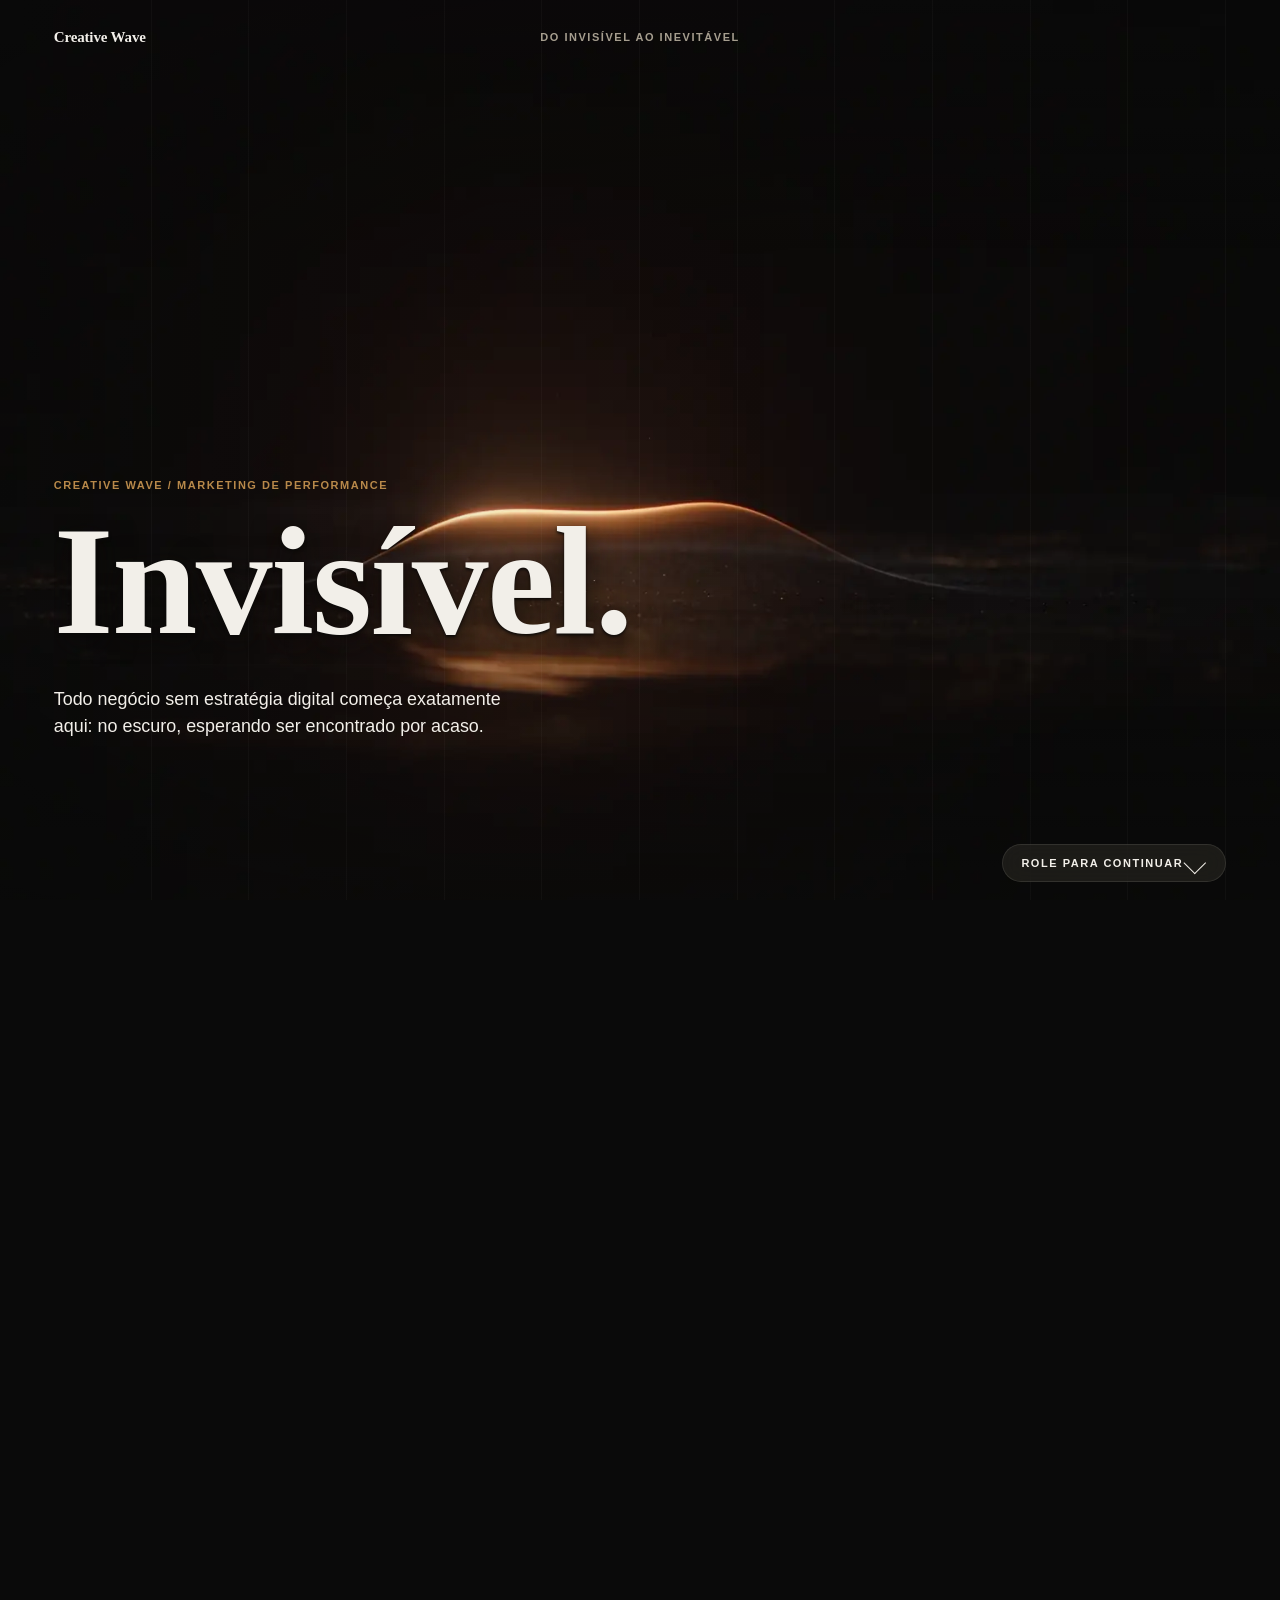
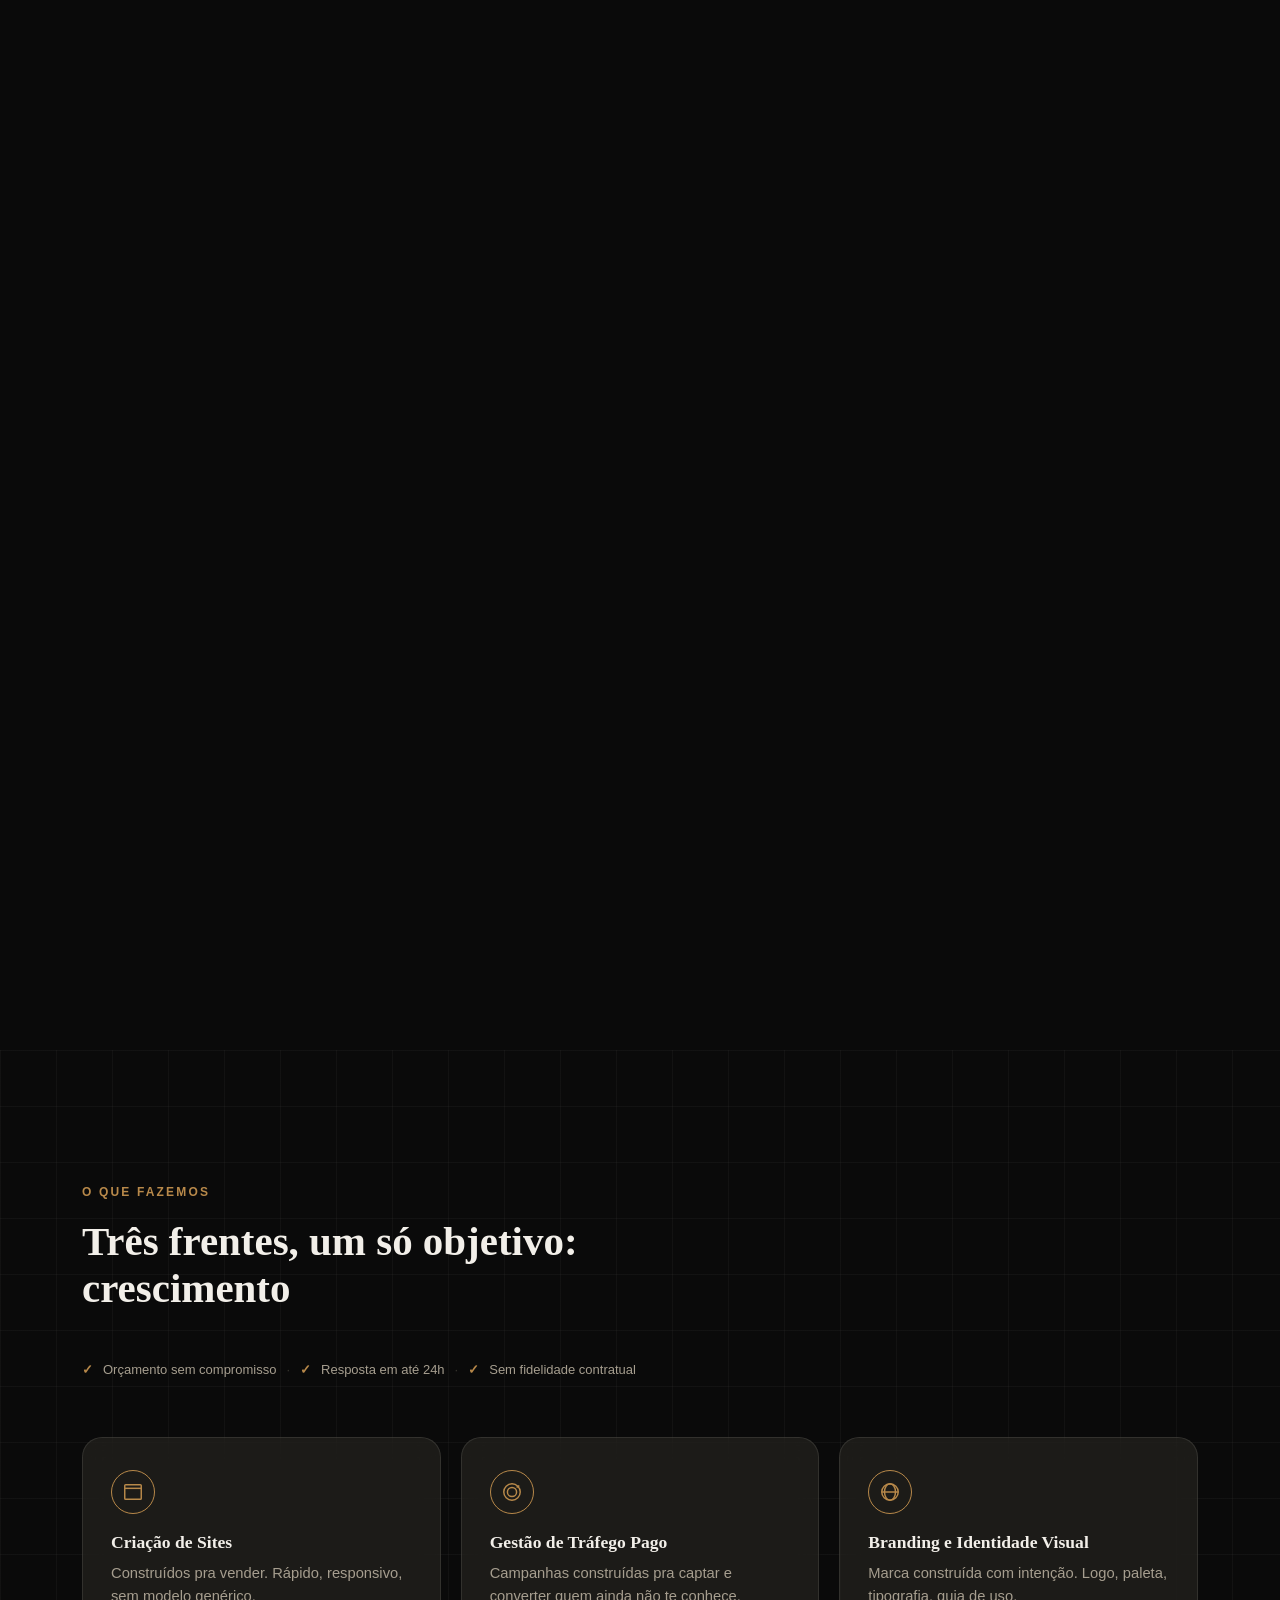
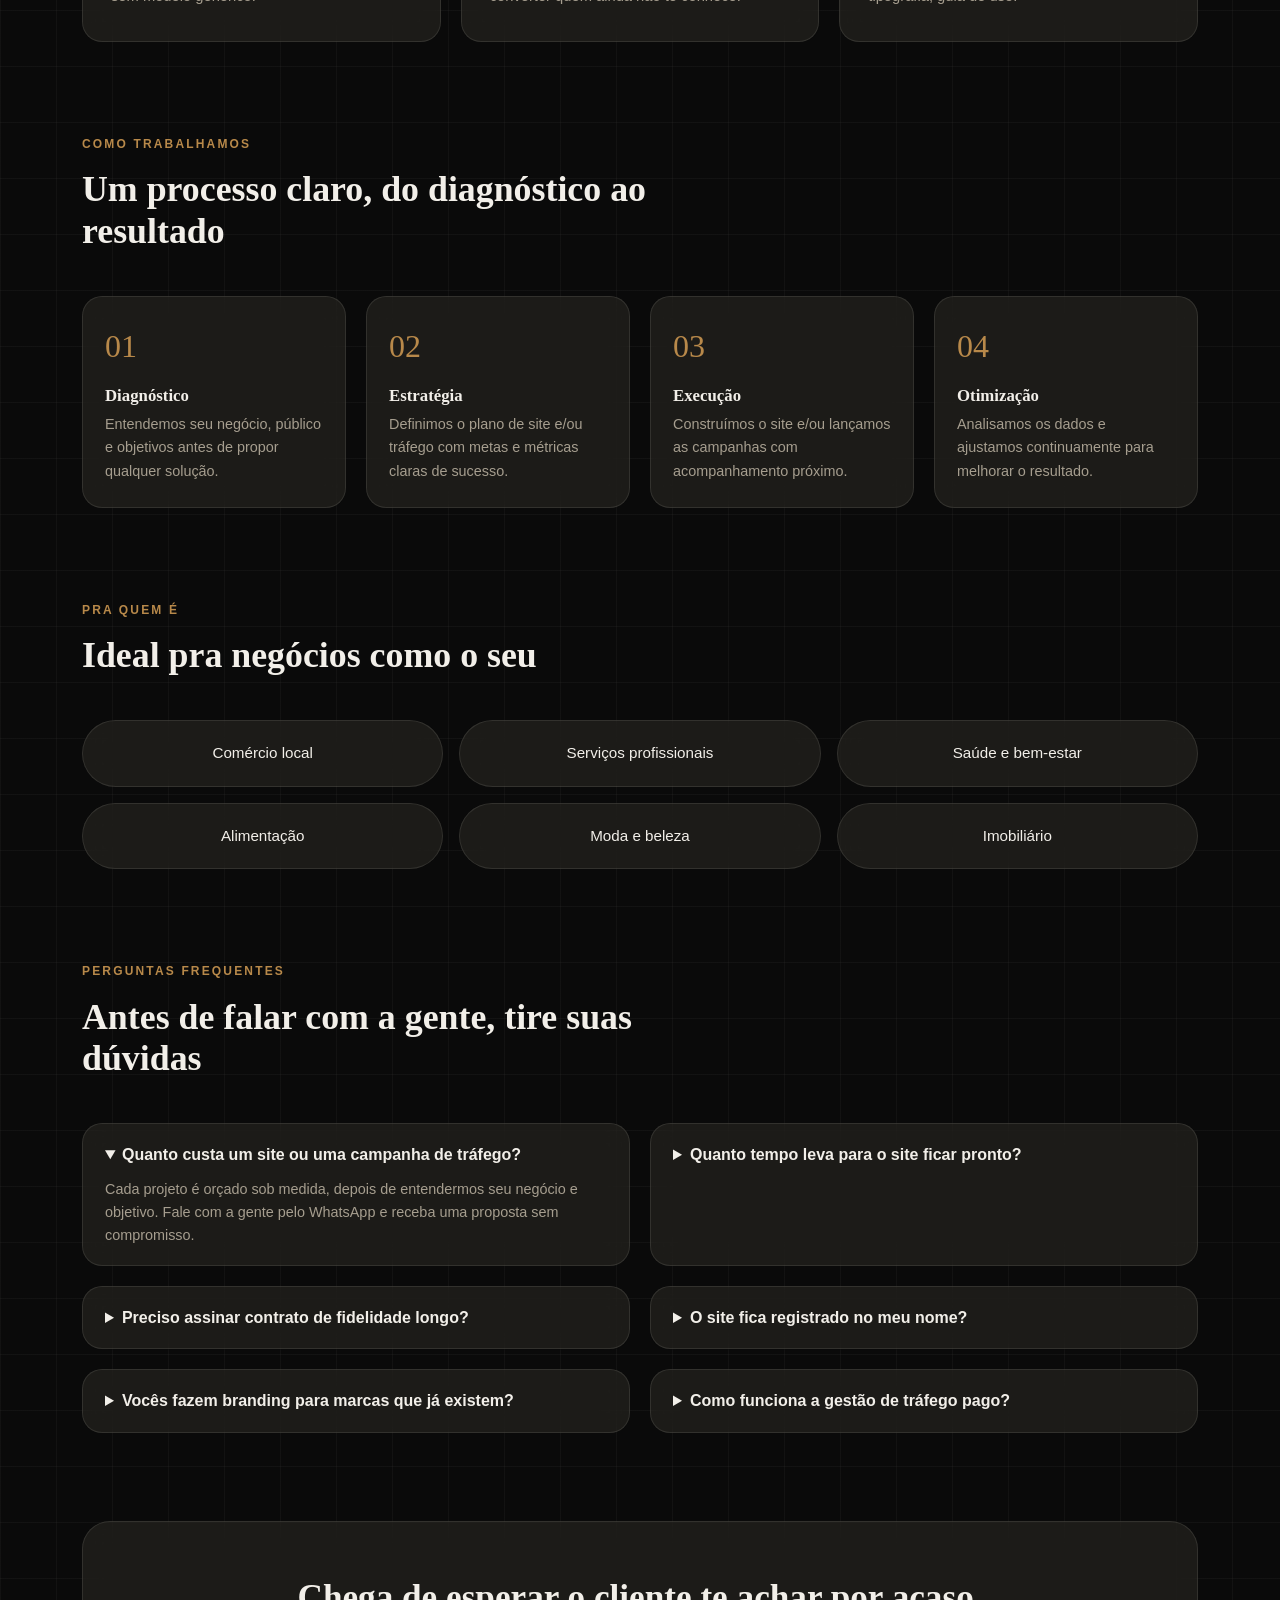
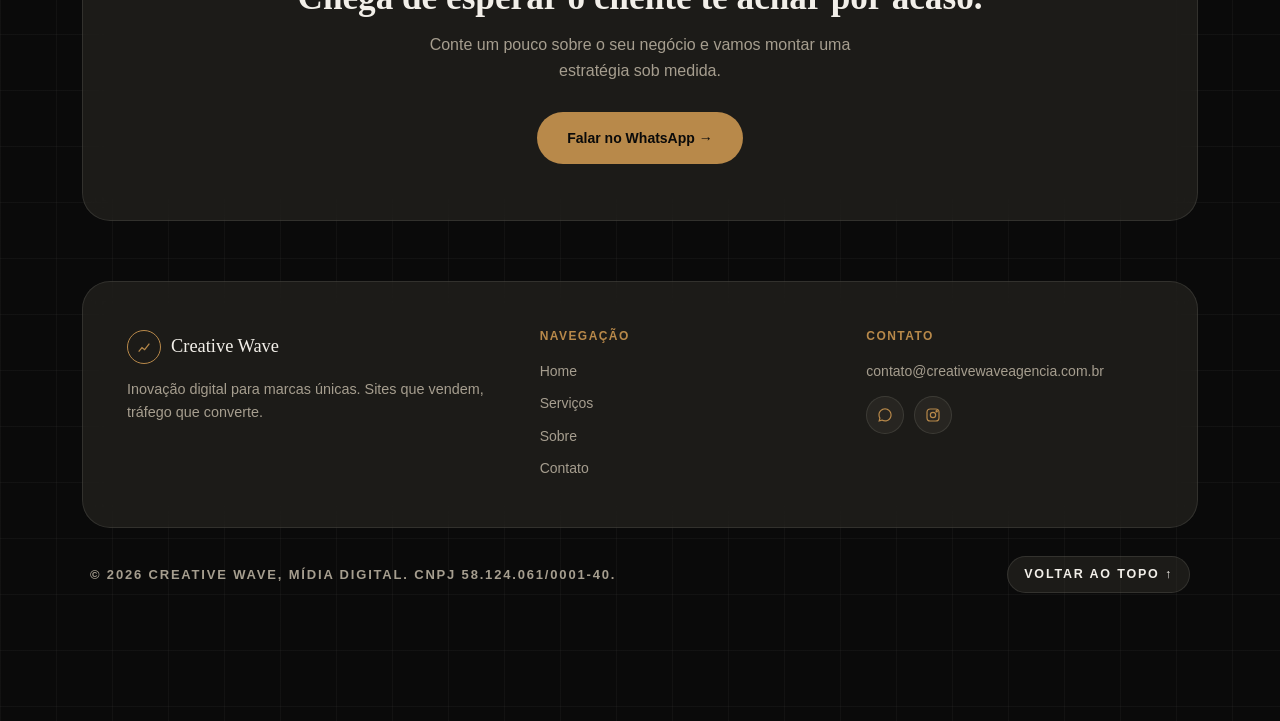
<file: index.html>
<!DOCTYPE html>
<html lang="pt-BR">
<head>
<meta charset="UTF-8">
<meta name="viewport" content="width=device-width, initial-scale=1.0">
<meta http-equiv="Content-Security-Policy" content="default-src 'self'; script-src 'self' 'unsafe-inline' https://connect.facebook.net; style-src 'self' 'unsafe-inline' https://fonts.googleapis.com; font-src 'self' https://fonts.gstatic.com; img-src 'self' https://www.facebook.com data:; connect-src 'self' https://www.facebook.com https://connect.facebook.net; object-src 'none'; base-uri 'self'; form-action 'self';">
<meta name="referrer" content="strict-origin-when-cross-origin">
<title>Creative Wave — Agência de Marketing Digital em Itajaí/SC | Sites que vendem, tráfego que converte</title>
<meta name="description" content="Agência de marketing digital em Itajaí/SC, atendendo Itajaí, Navegantes e Balneário Camboriú. Sites de alta conversão, tráfego pago e branding.">
<link rel="canonical" href="https://www.creativewaveagencia.com.br/">
<meta property="og:type" content="website">
<meta property="og:url" content="https://www.creativewaveagencia.com.br/">
<meta property="og:title" content="Creative Wave — Agência de Marketing Digital em Itajaí/SC">
<meta property="og:description" content="Sites de alta conversão, tráfego pago e branding para negócios de Itajaí, Navegantes e Balneário Camboriú.">
<meta property="og:image" content="https://www.creativewaveagencia.com.br/assets/logo-transparent.png">
<meta property="og:locale" content="pt_BR">
<meta name="twitter:card" content="summary_large_image">
<meta name="twitter:title" content="Creative Wave — Agência de Marketing Digital em Itajaí/SC">
<meta name="twitter:description" content="Sites de alta conversão, tráfego pago e branding para negócios de Itajaí, Navegantes e Balneário Camboriú.">
<meta name="twitter:image" content="https://www.creativewaveagencia.com.br/assets/logo-transparent.png">
<meta name="theme-color" content="#0A0A0A">
<link rel="icon" href="assets/favicon.png">
<link rel="preconnect" href="https://fonts.googleapis.com">
<link rel="preconnect" href="https://fonts.gstatic.com" crossorigin>
<link href="https://fonts.googleapis.com/css2?family=Playfair+Display:wght@600;700&family=Inter:wght@400;500;600;700&display=swap" rel="stylesheet">
<script type="application/ld+json">
{
  "@context": "https://schema.org",
  "@type": "ProfessionalService",
  "name": "Creative Wave Mídia Digital",
  "image": "https://www.creativewaveagencia.com.br/assets/logo-transparent.png",
  "url": "https://www.creativewaveagencia.com.br/",
  "telephone": "+5547988211597",
  "email": "contato@creativewaveagencia.com.br",
  "address": {
    "@type": "PostalAddress",
    "addressLocality": "Itajaí",
    "addressRegion": "SC",
    "addressCountry": "BR"
  },
  "areaServed": ["Itajaí", "Navegantes", "Balneário Camboriú", "Camboriú"],
  "sameAs": ["https://instagram.com/cw.midiadigital"]
}
</script>
<!-- Meta Pixel Code -->
<script>
!function(f,b,e,v,n,t,s)
{if(f.fbq)return;n=f.fbq=function(){n.callMethod?
n.callMethod.apply(n,arguments):n.queue.push(arguments)};
if(!f._fbq)f._fbq=n;n.push=n;n.loaded=!0;n.version='2.0';
n.queue=[];t=b.createElement(e);t.async=!0;
t.src=v;s=b.getElementsByTagName(e)[0];
s.parentNode.insertBefore(t,s)}(window, document,'script',
'https://connect.facebook.net/en_US/fbevents.js');
fbq('init', '1407680314600232');
fbq('track', 'PageView');
</script>
<noscript><img height="1" width="1" style="display:none"
src="https://www.facebook.com/tr?id=1407680314600232&ev=PageView&noscript=1"
/></noscript>
<!-- End Meta Pixel Code -->
<style>
  :root {
    --charcoal-deep: #0A0A0A;
    --charcoal: #2B2A28;
    --charcoal-light: #37352F;
    --gold: #B8894A;
    --gold-light: #D9B475;
    --offwhite: #F2EFE9;
    --gray-text: #A69E8F;
    --font-display: "Playfair Display", Georgia, serif;
    --font-body: "Inter", -apple-system, sans-serif;
    --glass-bg: rgba(55, 53, 47, .42);
    --glass-border: rgba(242, 239, 233, .1);
    --gutter: clamp(20px, 4.2vw, 72px);
    --ease-out: cubic-bezier(.22, 1, .36, 1);
    --line: rgba(242, 239, 233, .14);
  }

  *, *::before, *::after { box-sizing: border-box; }

  html {
    background: var(--charcoal-deep);
    color: var(--offwhite);
    font-family: var(--font-body);
    scroll-behavior: auto;
  }

  body {
    margin: 0;
    min-width: 320px;
    background: var(--charcoal-deep);
    color: var(--offwhite);
    overflow-x: clip;
    line-height: 1.6;
  }

  body.is-loading { overflow: hidden; }

  a { color: inherit; text-decoration: none; }
  button, a { -webkit-tap-highlight-color: transparent; }
  :focus-visible { outline: 2px solid var(--gold-light); outline-offset: 4px; }

  .micro {
    font-family: var(--font-body);
    font-size: 11px;
    font-weight: 600;
    line-height: 1.5;
    letter-spacing: .14em;
    text-transform: uppercase;
  }

  .loader {
    position: fixed;
    inset: 0;
    z-index: 1000;
    display: grid;
    grid-template-rows: 1fr auto;
    padding: max(24px, env(safe-area-inset-top)) var(--gutter) max(24px, env(safe-area-inset-bottom));
    background: var(--charcoal-deep);
    transition: clip-path 900ms var(--ease-out), visibility 900ms;
    clip-path: inset(0 0 0 0);
  }

  .loader.is-done { clip-path: inset(0 0 100% 0); visibility: hidden; }

  .loader__mark {
    align-self: center;
    display: grid;
    grid-template-columns: minmax(0, 1fr) auto;
    align-items: end;
    gap: 24px;
    border-bottom: 1px solid var(--line);
    padding-bottom: 18px;
  }

  .loader__number {
    margin: 0;
    font-family: var(--font-display);
    font-size: clamp(80px, 18vw, 260px);
    font-weight: 700;
    letter-spacing: -.02em;
    line-height: .9;
    color: var(--gold);
  }

  .loader__meta { text-align: right; color: var(--gray-text); }

  .loader__foot {
    display: grid;
    grid-template-columns: auto 1fr auto;
    align-items: center;
    gap: 18px;
    padding-top: 22px;
  }

  .loader__track {
    position: relative;
    height: 1px;
    overflow: hidden;
    background: rgba(242, 239, 233, .18);
  }

  .loader__fill {
    position: absolute;
    inset: 0;
    background: var(--gold);
    transform: scaleX(0);
    transform-origin: left;
  }

  .site-header {
    position: fixed;
    inset: 0 0 auto;
    z-index: 90;
    display: grid;
    grid-template-columns: 1fr auto 1fr;
    align-items: center;
    gap: 20px;
    min-height: 70px;
    padding: max(16px, env(safe-area-inset-top)) var(--gutter) 12px;
    pointer-events: none;
  }

  .site-header__brand {
    justify-self: start;
    font-family: var(--font-display);
    font-size: 15px;
    font-weight: 700;
    letter-spacing: -.01em;
    color: var(--offwhite);
  }

  .site-header__center { color: var(--gray-text); }
  .site-header__end { justify-self: end; text-align: right; color: var(--gray-text); }

  .sequence { position: relative; height: 650vh; background: var(--charcoal-deep); }

  .stage {
    position: sticky;
    top: 0;
    width: 100%;
    height: 100svh;
    overflow: hidden;
    background: #0A0A0A;
    isolation: isolate;
  }

  #film-canvas { position: absolute; inset: 0; z-index: 0; width: 100%; height: 100%; }

  .stage__scrim {
    position: absolute;
    inset: 0;
    z-index: 1;
    background:
      linear-gradient(90deg, rgba(10,10,10,.62) 0%, rgba(10,10,10,.1) 38%, transparent 62%),
      linear-gradient(0deg, rgba(10,10,10,.78) 0%, transparent 34%),
      linear-gradient(180deg, rgba(10,10,10,.6) 0%, transparent 28%);
    opacity: var(--scrim-opacity, .7);
    transition: opacity 500ms ease;
    pointer-events: none;
  }

  .stage__grid {
    position: absolute;
    inset: 0 var(--gutter);
    z-index: 2;
    background-image: repeating-linear-gradient(
      90deg, transparent 0, transparent calc(8.333% - 1px),
      rgba(242, 239, 233, .06) calc(8.333% - 1px), rgba(242, 239, 233, .06) 8.333%
    );
    opacity: .5;
    pointer-events: none;
  }

  .mobile-aperture { display: none; }

  .chapters { position: absolute; inset: 0; z-index: 4; pointer-events: none; }

  .chapter {
    position: absolute;
    inset: 0;
    display: grid;
    grid-template-columns: repeat(12, minmax(0, 1fr));
    align-content: center;
    column-gap: clamp(10px, 1.2vw, 20px);
    padding: 96px var(--gutter) 104px;
    visibility: hidden;
  }

  .chapter.is-visible { visibility: visible; }
  .chapter__copy { position: relative; align-self: center; }

  .chapter__eyebrow {
    display: flex;
    align-items: center;
    gap: 12px;
    margin: 0 0 20px;
    color: var(--gold);
  }

  .reveal { overflow: hidden; padding-bottom: .1em; }
  .reveal > span {
    display: block;
    transform: translateY(112%);
    transition: transform 760ms var(--ease-out);
  }
  .reveal:nth-child(3) > span { transition-delay: 90ms; }
  .chapter.is-visible .reveal > span { transform: translateY(0); }

  .chapter__title {
    margin: 0;
    font-family: var(--font-display);
    font-size: clamp(48px, 7.4vw, 118px);
    font-weight: 700;
    letter-spacing: -.01em;
    line-height: .96;
    text-wrap: balance;
    text-shadow: 0 2px 3px rgba(10,9,8,.9), 0 8px 30px rgba(10,9,8,.8);
  }

  .chapter__deck {
    max-width: 30rem;
    margin: 22px 0 0;
    font-size: clamp(16px, 1.4vw, 20px);
    font-weight: 400;
    line-height: 1.5;
    color: var(--offwhite);
    text-wrap: balance;
  }

  .chapter__fact {
    display: grid;
    grid-template-columns: auto 1fr;
    gap: 14px;
    align-items: baseline;
    margin-top: 28px;
    padding-top: 12px;
    border-top: 1px solid var(--line);
    color: var(--gray-text);
    max-width: 28rem;
  }
  .chapter__fact span:first-child { color: var(--gold); font-weight: 700; }

  .chapter--hero { align-content: end; }
  .chapter--hero .chapter__copy { grid-column: 1 / 9; padding-bottom: 6vh; }
  .chapter--hero .chapter__title { font-size: clamp(64px, 12vw, 168px); line-height: .88; }

  .chapter--right .chapter__copy { grid-column: 7 / 13; }
  .chapter--left .chapter__copy { grid-column: 1 / 7; }

  .chapter--final {
    align-content: end;
    background: linear-gradient(0deg, rgba(10,10,10,.85), rgba(10,10,10,0) 66%);
  }
  .chapter--final .chapter__copy {
    grid-column: 1 / 13;
    display: grid;
    grid-template-columns: minmax(0, 1fr) auto;
    align-items: end;
    gap: 32px;
    padding-bottom: 4vh;
  }
  .chapter--final .chapter__title { max-width: 8ch; }

  .cta {
    pointer-events: auto;
    display: inline-flex;
    align-items: center;
    gap: 10px;
    min-height: 52px;
    padding: 0 26px;
    border-radius: 999px;
    background: var(--gold);
    color: var(--charcoal-deep);
    font-family: var(--font-body);
    font-size: 14px;
    font-weight: 700;
    letter-spacing: .01em;
    text-decoration: none;
    white-space: nowrap;
    transition: background 200ms ease, transform 200ms ease;
  }
  .cta:hover { background: var(--gold-light); transform: translateY(-1px); }

  .telemetry {
    position: absolute;
    inset: auto var(--gutter) max(18px, env(safe-area-inset-bottom)) auto;
    z-index: 8;
    display: flex;
    align-items: center;
    padding: 10px 18px;
    border-radius: 999px;
    background: var(--glass-bg);
    backdrop-filter: blur(12px);
    -webkit-backdrop-filter: blur(12px);
    border: 1px solid var(--glass-border);
    pointer-events: none;
  }

  .scroll-cue { display: inline-grid; grid-template-columns: auto 16px; align-items: center; gap: 8px; color: var(--offwhite); }
  .scroll-cue::after {
    content: "";
    width: 16px; height: 16px;
    border-right: 1px solid currentColor;
    border-bottom: 1px solid currentColor;
    transform: rotate(45deg) translate(-3px, 3px);
    animation: cue 1.8s ease-in-out infinite;
  }
  @keyframes cue {
    0%, 100% { transform: rotate(45deg) translate(-3px, 3px); opacity: .35; }
    50% { transform: rotate(45deg) translate(1px, 7px); opacity: 1; }
  }

  /* ---- Post-sequence: matches cw-site's own charcoal/glass system ---- */
  .wrap { max-width: 1180px; margin: 0 auto; padding: 0 32px; }
  .glass { background: var(--glass-bg); backdrop-filter: blur(14px); -webkit-backdrop-filter: blur(14px); border: 1px solid var(--glass-border); border-radius: 20px; }
  .eyebrow { display: inline-flex; align-items: center; gap: 10px; font-size: 12px; letter-spacing: .18em; text-transform: uppercase; color: var(--gold); font-weight: 600; }
  h2, h3 { font-family: var(--font-display); font-weight: 700; color: var(--offwhite); line-height: 1.15; margin: 0; }
  p { color: var(--gray-text); margin: 0; }
  .btn { display: inline-flex; align-items: center; gap: 10px; padding: 15px 30px; font-size: 14px; font-weight: 600; border-radius: 999px; text-decoration: none; white-space: nowrap; }
  .btn-primary { background: var(--gold); color: var(--charcoal-deep); }

  .editorial {
    position: relative;
    z-index: 10;
    padding: clamp(90px, 10vw, 140px) 0;
    background: var(--charcoal-deep);
    background-image:
      linear-gradient(rgba(242,239,233,.035) 1px, transparent 1px),
      linear-gradient(90deg, rgba(242,239,233,.035) 1px, transparent 1px);
    background-size: 56px 56px;
  }

  .editorial__head { max-width: 640px; margin-bottom: 48px; }
  .editorial__head h2 { font-size: clamp(1.8rem, 3.2vw, 2.6rem); margin-top: 14px; }

  .micro-proof { display: flex; flex-wrap: wrap; align-items: center; gap: 6px 10px; font-size: 13px; color: var(--gray-text); margin-bottom: 56px; }
  .micro-proof b { color: var(--gold); font-weight: 700; }
  .micro-proof .dot { color: var(--charcoal-light); }

  .services-grid { display: grid; grid-template-columns: repeat(3, 1fr); gap: 20px; margin-bottom: 88px; }
  .service-card { padding: 32px 28px; }
  .service-card .icon-ring {
    width: 44px; height: 44px; border: 1px solid var(--gold); border-radius: 50%;
    display: flex; align-items: center; justify-content: center; margin-bottom: 18px; color: var(--gold);
  }
  .service-card h3 { font-size: 1.1rem; margin-bottom: 10px; }
  .service-card p { font-size: .92rem; }

  .section-block { margin-bottom: 88px; }
  .section-block__head { max-width: 640px; margin-bottom: 44px; }
  .section-block__head h2 { font-size: clamp(1.6rem, 2.8vw, 2.3rem); margin-top: 14px; }

  .process-grid { display: grid; grid-template-columns: repeat(4, 1fr); gap: 20px; }
  .process-card { padding: 24px 22px; }
  .process-card .num { font-family: var(--font-display); font-size: 2rem; color: var(--gold); margin-bottom: 14px; }
  .process-card h3 { font-size: 1.05rem; margin-bottom: 8px; }
  .process-card p { font-size: .9rem; }

  .areas-grid { display: grid; grid-template-columns: repeat(3, 1fr); gap: 16px; }
  .area-chip { padding: 20px; text-align: center; font-size: .95rem; font-weight: 500; border-radius: 999px; color: var(--offwhite); }

  .faq-grid { display: grid; grid-template-columns: 1fr 1fr; gap: 20px; }
  .faq-item { padding: 18px 22px; }
  .faq-item summary { cursor: pointer; font-weight: 600; font-size: 1rem; color: var(--offwhite); }
  .faq-item p { font-size: .9rem; margin-top: 10px; }

  .final-cta { padding: 56px 48px; text-align: center; border-radius: 28px; margin-bottom: 60px; }
  .final-cta h2 { font-size: clamp(1.6rem, 2.8vw, 2.2rem); margin-bottom: 14px; }
  .final-cta p { max-width: 480px; margin: 0 auto 28px; }

  .footer-card { padding: 48px 44px; border-radius: 28px; margin-bottom: 28px; }
  .footer-grid { display: grid; grid-template-columns: 1.3fr 1fr 1fr; gap: 40px; }
  .footer-grid h3 { font-family: var(--font-body); font-size: 12px; letter-spacing: .12em; text-transform: uppercase; color: var(--gold); margin-bottom: 16px; font-weight: 600; }
  .footer-links { display: flex; flex-direction: column; gap: 10px; }
  .footer-links a, .footer-contact a { font-size: 14px; color: var(--gray-text); }
  .footer-links a:hover, .footer-contact a:hover { color: var(--gold-light); }
  .footer-contact { display: flex; flex-direction: column; gap: 14px; }
  .footer-social { display: flex; gap: 10px; }
  .footer-social a {
    width: 38px; height: 38px; border-radius: 50%; background: var(--glass-bg); border: 1px solid var(--glass-border);
    display: flex; align-items: center; justify-content: center;
  }

  .site-footer {
    display: flex; justify-content: space-between; align-items: center; flex-wrap: wrap; gap: 16px;
    font-size: 13px; color: var(--gray-text); padding: 0 8px;
  }
  .site-footer a {
    color: var(--offwhite); display: inline-flex; align-items: center; gap: 6px;
    padding: 8px 16px; border-radius: 999px; border: 1px solid var(--glass-border); background: var(--glass-bg);
    font-size: 12.5px;
  }
  .site-footer a:hover { color: var(--gold-light); }

  .fireflies { position: absolute; inset: 0; overflow: hidden; pointer-events: none; z-index: 1; }
  .firefly {
    position: absolute;
    width: var(--size, 5px); height: var(--size, 5px);
    border-radius: 50%;
    background: radial-gradient(circle, var(--gold-light) 0%, var(--gold) 45%, transparent 75%);
    box-shadow: 0 0 10px 3px rgba(184,137,74,.55), 0 0 22px 8px rgba(184,137,74,.22);
    opacity: 0;
    animation: firefly-drift var(--dur, 10s) ease-in-out infinite, firefly-flicker calc(var(--dur, 10s) * .4) ease-in-out infinite;
    animation-delay: var(--delay, 0s);
  }
  @keyframes firefly-drift {
    0% { transform: translate(0, 0); }
    25% { transform: translate(calc(var(--dx, 30px) * .4), calc(var(--dy, -40px) * .6)); }
    50% { transform: translate(var(--dx, 30px), var(--dy, -40px)); }
    75% { transform: translate(calc(var(--dx, 30px) * .6), calc(var(--dy, -40px) * .3)); }
    100% { transform: translate(0, 0); }
  }
  @keyframes firefly-flicker {
    0%, 100% { opacity: .15; }
    50% { opacity: .9; }
  }
  @media (prefers-reduced-motion: reduce) {
    .firefly { animation: none; opacity: .5; }
  }

  @media (prefers-reduced-motion: reduce) {
    html { scroll-behavior: auto; }
  }

  @media (max-width: 900px) {
    .process-grid { grid-template-columns: repeat(2, 1fr); }
  }

  @media (max-width: 780px) {
    :root { --gutter: 20px; }
    .site-header { grid-template-columns: 1fr auto; min-height: 58px; }
    .site-header__center { display: none; }
    .sequence { height: 560vh; }

    .stage__scrim {
      background:
        linear-gradient(180deg, rgba(10,10,10,.5), transparent 22%),
        linear-gradient(0deg, rgba(10,10,10,.85), transparent 30%);
    }
    .stage__grid { opacity: .3; }

    .mobile-aperture {
      position: absolute; z-index: 3; top: calc(45% - 28.125vw); left: 0;
      display: block; width: 100%; height: 56.25vw;
      border-top: 1px solid rgba(242, 239, 233, .18);
      border-bottom: 1px solid rgba(242, 239, 233, .18);
      pointer-events: none;
    }

    .chapter { grid-template-columns: repeat(6, minmax(0, 1fr)); align-content: end; padding: 76px var(--gutter) 100px; }
    .chapter__copy, .chapter--hero .chapter__copy, .chapter--right .chapter__copy,
    .chapter--left .chapter__copy, .chapter--final .chapter__copy { grid-column: 1 / 7; }

    .chapter__title { font-size: clamp(44px, 14vw, 70px); line-height: .92; }
    .chapter__deck { max-width: 22rem; margin-top: 12px; font-size: 16px; }
    .chapter--hero { align-content: start; padding-top: 18vh; }
    .chapter--hero .chapter__copy { padding-bottom: 0; }
    .chapter--hero .chapter__title { font-size: clamp(56px, 20vw, 92px); }

    .chapter--final { align-content: end; }
    .chapter--final .chapter__copy { display: block; }
    .chapter--final .chapter__title { max-width: 7ch; }
    .chapter--final .cta { margin-top: 20px; }

    .telemetry { padding: 8px 14px; }

    .loader__mark { display: block; }
    .loader__number { font-size: 34vw; }
    .loader__meta { margin-top: 20px; text-align: left; }

    .services-grid { grid-template-columns: 1fr; }
    .process-grid, .areas-grid, .faq-grid { grid-template-columns: 1fr; }
    .footer-grid { grid-template-columns: 1fr; }
    .footer-card { padding: 32px 26px; }
    .final-cta { padding: 40px 26px; }
  }

  @media (prefers-reduced-motion: reduce) {
    *, *::before, *::after {
      scroll-behavior: auto !important;
      animation-duration: .01ms !important;
      animation-iteration-count: 1 !important;
      transition-duration: .01ms !important;
    }
  }

  html.rm-static .sequence { height: 100svh; }
  html.rm-static .chapter:not(.chapter--hero) { display: none; }
  html.rm-static .chapter--hero { visibility: visible; }
  html.rm-static .chapter--hero .reveal > span { transform: translateY(0); }
  html.rm-static .telemetry { display: none; }

  .enable-motion {
    display: none;
    margin-top: 22px;
    background: transparent;
    border: 1px solid var(--glass-border);
    color: var(--offwhite);
  }
  .enable-motion:hover { background: var(--glass-bg); }
  html.rm-static .enable-motion { display: inline-flex; }
</style>
</head>
<body class="is-loading">
  <div class="loader" id="loader" aria-label="Carregando a sequência de imagens">
    <div class="loader__mark">
      <p class="loader__number" aria-hidden="true">CW</p>
      <div class="loader__meta">Creative Wave<br>Sequência de marca<br>8.04 segundos</div>
    </div>
    <div class="loader__foot">
      <span class="micro" id="loader-label">Preparando o filme</span>
      <div class="loader__track" aria-hidden="true"><span class="loader__fill" id="loader-fill"></span></div>
      <span class="micro" id="loader-count">000%</span>
    </div>
  </div>

  <header class="site-header" aria-label="Informações do projeto">
    <div class="site-header__brand">Creative Wave</div>
    <div class="site-header__center micro">Do invisível ao inevitável</div>
  </header>

  <main>
    <section class="sequence" id="sequence" aria-label="Filme controlado pelo scroll">
      <div class="stage" id="stage">
        <canvas id="film-canvas" role="img" aria-label="Uma onda de luz dourada nasce do escuro e ganha força conforme a página rola"></canvas>
        <div class="stage__scrim" aria-hidden="true"></div>
        <div class="stage__grid" aria-hidden="true"></div>
        <div class="mobile-aperture" aria-hidden="true"></div>

        <div class="chapters" aria-live="off">
          <article class="chapter chapter--hero" data-center="0.05" data-window="0.09" data-label="Invisível">
            <div class="chapter__copy">
              <p class="chapter__eyebrow micro">Creative Wave / Marketing de performance</p>
              <h1 class="chapter__title reveal"><span>Invisível.</span></h1>
              <p class="chapter__deck reveal"><span>Todo negócio sem estratégia digital começa exatamente aqui: no escuro, esperando ser encontrado por acaso.</span></p>
              <button type="button" class="cta enable-motion" id="enable-motion-btn">Ver com animação →</button>
            </div>
          </article>

          <article class="chapter chapter--right" data-center="0.26" data-window="0.09" data-label="Primeiro sinal">
            <div class="chapter__copy">
              <p class="chapter__eyebrow micro">O primeiro sinal</p>
              <h2 class="chapter__title reveal"><span>Um sinal</span></h2>
              <p class="chapter__deck reveal"><span>Um site, uma campanha, um perfil otimizado. O começo de existir onde o seu cliente já está procurando.</span></p>
              <div class="chapter__fact micro"><span>01</span><span>Presença digital estruturada, não improvisada</span></div>
            </div>
          </article>

          <article class="chapter chapter--left" data-center="0.5" data-window="0.1" data-label="Ganha força">
            <div class="chapter__copy">
              <p class="chapter__eyebrow micro">Como isso funciona</p>
              <h2 class="chapter__title reveal"><span>Ganha força.</span></h2>
              <p class="chapter__deck reveal"><span>Um site sozinho não vende. Tráfego sozinho não converte. Juntos, com decisões orientadas por dados, o resultado se sustenta.</span></p>
            </div>
          </article>

          <article class="chapter chapter--right" data-center="0.72" data-window="0.09" data-label="Vira alcance">
            <div class="chapter__copy">
              <p class="chapter__eyebrow micro">Vira alcance</p>
              <h2 class="chapter__title reveal"><span>Vira alcance</span></h2>
              <p class="chapter__deck reveal"><span>O que era invisível começa a aparecer primeiro, no Google, no feed, na cabeça do cliente certo.</span></p>
              <div class="chapter__fact micro"><span>02</span><span>Crescimento sustentado, não um pico isolado</span></div>
            </div>
          </article>

          <article class="chapter chapter--final" data-center="0.93" data-window="0.08" data-label="Inevitável">
            <div class="chapter__copy">
              <div>
                <p class="chapter__eyebrow micro">O resultado</p>
                <h2 class="chapter__title reveal"><span>Inevitável.</span></h2>
              </div>
              <a class="cta" href="https://wa.me/5547988211597?text=Ol%C3%A1!%20Vim%20pelo%20filme%20da%20Creative%20Wave%20e%20quero%20saber%20mais." target="_blank" rel="noopener noreferrer">Falar no WhatsApp →</a>
            </div>
          </article>
        </div>

        <div class="telemetry" aria-hidden="true">
          <span class="scroll-cue micro">Role para continuar</span>
        </div>
      </div>
    </section>

    <section class="editorial" aria-labelledby="editorial-title">
      <div class="fireflies" id="fireflies-editorial" aria-hidden="true"></div>
      <div class="wrap">
        <div class="editorial__head">
          <div class="eyebrow">O que fazemos</div>
          <h2 id="editorial-title">Três frentes, um só objetivo: crescimento</h2>
        </div>

        <div class="micro-proof">
          <b>✓</b> Orçamento sem compromisso <span class="dot">·</span>
          <b>✓</b> Resposta em até 24h <span class="dot">·</span>
          <b>✓</b> Sem fidelidade contratual
        </div>

        <div class="services-grid">
          <div class="glass service-card">
            <div class="icon-ring">
              <svg aria-hidden="true" width="22" height="22" viewBox="0 0 24 24" fill="none" stroke="currentColor" stroke-width="1.6"><rect x="3" y="4" width="18" height="16" rx="1"></rect><path d="M3 8h18"></path></svg>
            </div>
            <h3>Criação de Sites</h3>
            <p>Construídos pra vender. Rápido, responsivo, sem modelo genérico.</p>
          </div>
          <div class="glass service-card">
            <div class="icon-ring">
              <svg aria-hidden="true" width="22" height="22" viewBox="0 0 24 24" fill="none" stroke="currentColor" stroke-width="1.6"><circle cx="12" cy="12" r="9"></circle><circle cx="12" cy="12" r="5"></circle><path d="M17 7l3-2"></path></svg>
            </div>
            <h3>Gestão de Tráfego Pago</h3>
            <p>Campanhas construídas pra captar e converter quem ainda não te conhece.</p>
          </div>
          <div class="glass service-card">
            <div class="icon-ring">
              <svg aria-hidden="true" width="22" height="22" viewBox="0 0 24 24" fill="none" stroke="currentColor" stroke-width="1.6"><circle cx="12" cy="12" r="9"></circle><path d="M12 3a6 9 0 000 18 6 9 0 000-18z"></path><path d="M3 12h18"></path></svg>
            </div>
            <h3>Branding e Identidade Visual</h3>
            <p>Marca construída com intenção. Logo, paleta, tipografia, guia de uso.</p>
          </div>
        </div>

        <div class="section-block">
          <div class="section-block__head">
            <div class="eyebrow">Como trabalhamos</div>
            <h2>Um processo claro, do diagnóstico ao resultado</h2>
          </div>
          <div class="process-grid">
            <div class="glass process-card">
              <div class="num">01</div>
              <h3>Diagnóstico</h3>
              <p>Entendemos seu negócio, público e objetivos antes de propor qualquer solução.</p>
            </div>
            <div class="glass process-card">
              <div class="num">02</div>
              <h3>Estratégia</h3>
              <p>Definimos o plano de site e/ou tráfego com metas e métricas claras de sucesso.</p>
            </div>
            <div class="glass process-card">
              <div class="num">03</div>
              <h3>Execução</h3>
              <p>Construímos o site e/ou lançamos as campanhas com acompanhamento próximo.</p>
            </div>
            <div class="glass process-card">
              <div class="num">04</div>
              <h3>Otimização</h3>
              <p>Analisamos os dados e ajustamos continuamente para melhorar o resultado.</p>
            </div>
          </div>
        </div>

        <div class="section-block">
          <div class="section-block__head">
            <div class="eyebrow">Pra quem é</div>
            <h2>Ideal pra negócios como o seu</h2>
          </div>
          <div class="areas-grid">
            <div class="glass area-chip">Comércio local</div>
            <div class="glass area-chip">Serviços profissionais</div>
            <div class="glass area-chip">Saúde e bem-estar</div>
            <div class="glass area-chip">Alimentação</div>
            <div class="glass area-chip">Moda e beleza</div>
            <div class="glass area-chip">Imobiliário</div>
          </div>
        </div>

        <div class="section-block">
          <div class="section-block__head">
            <div class="eyebrow">Perguntas frequentes</div>
            <h2>Antes de falar com a gente, tire suas dúvidas</h2>
          </div>
          <div class="faq-grid">
            <details class="glass faq-item" open>
              <summary>Quanto custa um site ou uma campanha de tráfego?</summary>
              <p>Cada projeto é orçado sob medida, depois de entendermos seu negócio e objetivo. Fale com a gente pelo WhatsApp e receba uma proposta sem compromisso.</p>
            </details>
            <details class="glass faq-item">
              <summary>Quanto tempo leva para o site ficar pronto?</summary>
              <p>Em média, entre 3 e 7 dias úteis, dependendo da complexidade do projeto e da rapidez no envio de conteúdos e aprovações.</p>
            </details>
            <details class="glass faq-item">
              <summary>Preciso assinar contrato de fidelidade longo?</summary>
              <p>Não. Não trabalhamos com fidelidade forçada, você permanece com a gente pelo resultado entregue, não por obrigação contratual.</p>
            </details>
            <details class="glass faq-item">
              <summary>O site fica registrado no meu nome?</summary>
              <p>Sim. Domínio e hospedagem ficam em seu nome, garantindo que você tenha controle total sobre o seu ativo digital.</p>
            </details>
            <details class="glass faq-item">
              <summary>Vocês fazem branding para marcas que já existem?</summary>
              <p>Sim. Trabalhamos tanto com marcas novas quanto com reposicionamento de marcas já consolidadas que precisam de uma nova identidade visual.</p>
            </details>
            <details class="glass faq-item">
              <summary>Como funciona a gestão de tráfego pago?</summary>
              <p>Cuidamos de toda a criação das campanhas, criativos e otimização contínua, com relatórios claros sobre onde o investimento está sendo aplicado.</p>
            </details>
          </div>
        </div>

        <div class="glass final-cta">
          <h2>Chega de esperar o cliente te achar por acaso.</h2>
          <p>Conte um pouco sobre o seu negócio e vamos montar uma estratégia sob medida.</p>
          <a class="btn btn-primary" href="https://wa.me/5547988211597?text=Ol%C3%A1!%20Vim%20pelo%20filme%20da%20Creative%20Wave%20e%20quero%20saber%20mais." target="_blank" rel="noopener noreferrer">Falar no WhatsApp →</a>
        </div>

        <div class="glass footer-card">
          <div class="footer-grid">
            <div>
              <div style="display: flex; align-items: center; gap: 10px; margin-bottom: 14px;">
                <div style="width: 34px; height: 34px; border: 1px solid var(--gold); border-radius: 50%; display: flex; align-items: center; justify-content: center; flex-shrink: 0;">
                  <svg aria-hidden="true" width="16" height="16" viewBox="0 0 24 24" fill="none" stroke="var(--gold)" stroke-width="1.8"><path d="M4 19l5-6 4 3 7-9"></path></svg>
                </div>
                <span style="font-family: var(--font-display); font-size: 1.15rem; color: var(--offwhite);">Creative Wave</span>
              </div>
              <p style="font-size: .9rem; max-width: 26rem;">Inovação digital para marcas únicas. Sites que vendem, tráfego que converte.</p>
            </div>
            <div>
              <h3>Navegação</h3>
              <div class="footer-links">
                <a href="index.html">Home</a>
                <a href="servicos.html">Serviços</a>
                <a href="sobre.html">Sobre</a>
                <a href="contato.html">Contato</a>
              </div>
            </div>
            <div>
              <h3>Contato</h3>
              <div class="footer-contact">
                <a href="mailto:contato@creativewaveagencia.com.br">contato@creativewaveagencia.com.br</a>
                <div class="footer-social">
                  <a href="https://wa.me/5547988211597?text=Ol%C3%A1!%20Vim%20pelo%20filme%20da%20Creative%20Wave%20e%20quero%20saber%20mais." target="_blank" rel="noopener noreferrer" aria-label="WhatsApp">
                    <svg aria-hidden="true" width="16" height="16" viewBox="0 0 24 24" fill="var(--gold)"><path d="M12.04 2C6.58 2 2.13 6.45 2.13 11.91c0 1.75.46 3.39 1.26 4.81L2 22l5.42-1.42a9.87 9.87 0 004.62 1.18h.01c5.46 0 9.91-4.45 9.91-9.91C21.96 6.45 17.5 2 12.04 2zm0 18.02h-.01a8.1 8.1 0 01-4.14-1.13l-.3-.18-3.08.81.82-3-.2-.31a8.11 8.11 0 01-1.24-4.3c0-4.49 3.66-8.15 8.16-8.15 4.49 0 8.14 3.66 8.14 8.15 0 4.5-3.65 8.11-8.15 8.11z"></path></svg>
                  </a>
                  <a href="https://instagram.com/cw.midiadigital" target="_blank" rel="noopener noreferrer" aria-label="Instagram">
                    <svg aria-hidden="true" width="16" height="16" viewBox="0 0 24 24" fill="none" stroke="var(--gold)" stroke-width="1.8"><rect x="3" y="3" width="18" height="18" rx="5"></rect><circle cx="12" cy="12" r="4"></circle><circle cx="17.5" cy="6.5" r="1" fill="var(--gold)"></circle></svg>
                  </a>
                </div>
              </div>
            </div>
          </div>
        </div>

        <footer class="site-footer micro">
          <span>© 2026 Creative Wave, Mídia Digital. CNPJ 58.124.061/0001-40.</span>
          <a href="#top">Voltar ao topo ↑</a>
        </footer>
      </div>
    </section>
  </main>

  <script>
    (() => {
      "use strict";

      const FRAME_COUNT = 110;
      const FRAME_PAD = 4;
      const LERP_FACTOR = 0.115;
      const DWELL_WIDTH = 0.04;
      const DWELL_PEAK = 2.8;
      const LUT_SIZE = 2400;
      const MOBILE_QUERY = "(max-width: 780px)";
      const REDUCED_QUERY = "(prefers-reduced-motion: reduce)";
      const DWELL_CENTERS = [0.05, 0.26, 0.5, 0.72, 0.93];

      const sequence = document.getElementById("sequence");
      const stage = document.getElementById("stage");
      const canvas = document.getElementById("film-canvas");
      const ctx = canvas.getContext("2d", { alpha: false });
      const loader = document.getElementById("loader");
      const loaderFill = document.getElementById("loader-fill");
      const loaderCount = document.getElementById("loader-count");
      const loaderLabel = document.getElementById("loader-label");
      const chapters = Array.from(document.querySelectorAll(".chapter"));
      let reducedMotion = window.matchMedia(REDUCED_QUERY).matches;
      const mobileMedia = window.matchMedia(MOBILE_QUERY);
      const frameStores = {
        desktop: createFrameStore("frames/desktop"),
        mobile: createFrameStore("frames/mobile")
      };
      const chapterVisibility = new WeakMap();
      let useMobileFrames = mobileMedia.matches;
      let activeStore = useMobileFrames ? frameStores.mobile : frameStores.desktop;
      let currentFrame = 0;
      let targetFrame = 0;
      let lastDrawn = -1;
      let pageVisible = true;
      let rafId = 0;
      let sequenceTop = 0;
      let sequenceDistance = 1;

      function createFrameStore(directory) {
        return {
          directory,
          images: new Array(FRAME_COUNT),
          loaded: new Uint8Array(FRAME_COUNT),
          promises: new Array(FRAME_COUNT)
        };
      }

      function frameUrl(index, store = activeStore) {
        return `${store.directory}/frame-${String(index + 1).padStart(FRAME_PAD, "0")}.webp`;
      }

      function setLoaderProgress(ratio) {
        const safeRatio = Math.max(0, Math.min(1, ratio));
        loaderFill.style.transform = `scaleX(${safeRatio})`;
        loaderCount.textContent = `${String(Math.round(safeRatio * 100)).padStart(3, "0")}%`;
      }

      function loadFrame(index, store = activeStore, retries = 1) {
        if (store.loaded[index]) return Promise.resolve(store.images[index]);
        if (store.promises[index]) return store.promises[index];

        store.promises[index] = new Promise((resolve) => {
          const attempt = (remaining) => {
            const image = new Image();
            store.images[index] = image;
            image.decoding = "async";
            image.onload = () => {
              store.loaded[index] = 1;
              resolve(image);
            };
            image.onerror = () => {
              if (remaining > 0) {
                window.setTimeout(() => attempt(remaining - 1), 140);
              } else {
                store.images[index] = null;
                store.promises[index] = null;
                resolve(null);
              }
            };
            image.src = frameUrl(index, store);
          };
          attempt(retries);
        });
        return store.promises[index];
      }

      async function loadInBatches(indices, size = 8, store = activeStore) {
        for (let start = 0; start < indices.length; start += size) {
          const batch = indices.slice(start, start + size);
          await Promise.all(batch.map((index) => loadFrame(index, store)));
        }
      }

      function nearestLoaded(index, store = activeStore) {
        if (store.loaded[index]) return index;
        for (let distance = 1; distance < FRAME_COUNT; distance += 1) {
          const before = index - distance;
          const after = index + distance;
          if (before >= 0 && store.loaded[before]) return before;
          if (after < FRAME_COUNT && store.loaded[after]) return after;
        }
        return -1;
      }

      function resizeCanvas() {
        const dpr = Math.min(window.devicePixelRatio || 1, 2);
        const width = Math.round(stage.clientWidth * dpr);
        const height = Math.round(stage.clientHeight * dpr);
        if (canvas.width !== width || canvas.height !== height) {
          canvas.width = width;
          canvas.height = height;
          lastDrawn = -1;
        }
      }

      function updateSequenceMetrics() {
        const rect = sequence.getBoundingClientRect();
        sequenceTop = window.scrollY + rect.top;
        sequenceDistance = Math.max(1, rect.height - window.innerHeight);
      }

      function drawFrame(index) {
        const resolved = nearestLoaded(Math.max(0, Math.min(FRAME_COUNT - 1, index)));
        if (resolved < 0 || resolved === lastDrawn) return;
        const image = activeStore.images[resolved];
        if (!image || !image.naturalWidth) return;

        const width = canvas.width;
        const height = canvas.height;
        ctx.fillStyle = "#0A0A0A";
        ctx.fillRect(0, 0, width, height);

        let scale, drawWidth, drawHeight, x, y;

        if (useMobileFrames) {
          scale = width / image.naturalWidth;
          drawWidth = width;
          drawHeight = image.naturalHeight * scale;
          x = 0;
          y = height * 0.45 - drawHeight / 2;
        } else {
          scale = Math.max(width / image.naturalWidth, height / image.naturalHeight);
          drawWidth = image.naturalWidth * scale;
          drawHeight = image.naturalHeight * scale;
          x = (width - drawWidth) / 2;
          y = (height - drawHeight) / 2;
        }

        ctx.drawImage(image, x, y, drawWidth, drawHeight);
        lastDrawn = resolved;
      }

      const rawAtEffective = new Float64Array(LUT_SIZE + 1);

      function buildDwellLut() {
        let total = 0;
        const density = new Float64Array(LUT_SIZE + 1);
        for (let i = 0; i <= LUT_SIZE; i += 1) {
          const effective = i / LUT_SIZE;
          let value = 1;
          for (const center of DWELL_CENTERS) {
            const delta = (effective - center) / DWELL_WIDTH;
            value += DWELL_PEAK * Math.exp(-0.5 * delta * delta);
          }
          density[i] = value;
          if (i > 0) total += (density[i - 1] + value) * 0.5;
          rawAtEffective[i] = total;
        }
        for (let i = 0; i <= LUT_SIZE; i += 1) rawAtEffective[i] /= total;
      }

      function remapProgress(raw) {
        let low = 0;
        let high = LUT_SIZE;
        while (low < high) {
          const mid = (low + high) >> 1;
          if (rawAtEffective[mid] < raw) low = mid + 1;
          else high = mid;
        }
        const index = Math.max(1, low);
        const leftRaw = rawAtEffective[index - 1];
        const rightRaw = rawAtEffective[index];
        const span = rightRaw - leftRaw || 1;
        const mix = (raw - leftRaw) / span;
        return Math.max(0, Math.min(1, (index - 1 + mix) / LUT_SIZE));
      }

      function rawScrollProgress() {
        const rect = sequence.getBoundingClientRect();
        const distance = Math.max(1, rect.height - window.innerHeight);
        return Math.max(0, Math.min(1, -rect.top / distance));
      }

      function updateChapters(effective) {
        for (const chapter of chapters) {
          const center = Number(chapter.dataset.center);
          const windowSize = Number(chapter.dataset.window);
          const distance = Math.abs(effective - center);
          const visible = distance <= windowSize;
          if (chapterVisibility.get(chapter) !== visible) {
            chapterVisibility.set(chapter, visible);
            chapter.classList.toggle("is-visible", visible);
            chapter.setAttribute("aria-hidden", String(!visible));
          }
        }
      }

      function updateInterface(raw, effective, frame) {
        const edge = Math.min(effective, 1 - effective) / 0.08;
        stage.style.setProperty("--scrim-opacity", String(Math.min(0.78, 0.42 + edge * 0.22)));
      }

      function dismissLoader() {
        setLoaderProgress(1);
        loader.classList.add("is-done");
        document.body.classList.remove("is-loading");
        window.setTimeout(() => loader.remove(), 1000);
      }

      function showLoadError() {
        loaderLabel.textContent = "Frames indisponíveis. Recarregue a página";
        loaderCount.textContent = "ERRO";
        loaderCount.style.color = "#D98F8F";
        loader.setAttribute("aria-label", "Os frames do filme não puderam ser carregados. Recarregue a página.");
      }

      function renderReducedPoster(frame) {
        currentFrame = frame;
        targetFrame = frame;
        drawFrame(frame);
        chapters.forEach((chapter, index) => {
          const visible = index === 0;
          chapterVisibility.set(chapter, visible);
          chapter.classList.toggle("is-visible", visible);
          chapter.setAttribute("aria-hidden", String(!visible));
        });
      }

      function stepFrame() {
        if (!pageVisible || reducedMotion) return;
        const raw = rawScrollProgress();
        const effective = remapProgress(raw);
        targetFrame = Math.round(effective * (FRAME_COUNT - 1));
        currentFrame += (targetFrame - currentFrame) * LERP_FACTOR;
        const frame = Math.round(currentFrame);
        drawFrame(frame);
        updateChapters(effective);
        updateInterface(raw, effective, frame);
      }

      function tick() {
        stepFrame();
        if (!pageVisible || reducedMotion) return;
        rafId = requestAnimationFrame(tick);
      }

      async function startFullExperience() {
        const critical = Array.from(new Set([
          0,
          ...DWELL_CENTERS.map((center) => Math.round(center * (FRAME_COUNT - 1))),
          FRAME_COUNT - 1
        ])).sort((a, b) => a - b);

        const firstFrame = await loadFrame(0);
        if (firstFrame) {
          drawFrame(0);
          setLoaderProgress(0.28);
        }

        const criticalTail = critical.filter((index) => index !== 0);
        let prepared = 0;
        await Promise.all(criticalTail.map(async (index) => {
          const image = await loadFrame(index);
          prepared += 1;
          setLoaderProgress(0.28 + 0.68 * (prepared / criticalTail.length));
          return image;
        }));

        const readyFrame = nearestLoaded(0);
        if (readyFrame < 0) {
          showLoadError();
          return;
        }
        drawFrame(readyFrame);
        tick();

        const remaining = Array.from({ length: FRAME_COUNT }, (_, index) => index)
          .filter((index) => !critical.includes(index));
        loadInBatches(remaining);
      }

      async function enableAnimation() {
        if (!reducedMotion) return;
        reducedMotion = false;
        document.documentElement.classList.remove("rm-static");
        chapters.forEach((chapter) => {
          if (chapter.classList.contains("chapter--hero")) return;
          chapterVisibility.set(chapter, false);
          chapter.classList.remove("is-visible");
          chapter.setAttribute("aria-hidden", "true");
        });
        currentFrame = 0;
        targetFrame = 0;
        lastDrawn = -1;
        resizeCanvas();
        updateSequenceMetrics();
        await startFullExperience();
      }

      async function init() {
        buildDwellLut();
        resizeCanvas();
        updateSequenceMetrics();
        setLoaderProgress(0.06);

        const enableBtn = document.getElementById("enable-motion-btn");
        if (enableBtn) enableBtn.addEventListener("click", enableAnimation);

        if (reducedMotion) {
          document.documentElement.classList.add("rm-static");
          const posterFrame = Math.round(0.5 * (FRAME_COUNT - 1));
          const poster = await loadFrame(posterFrame);
          if (!poster) {
            showLoadError();
            return;
          }
          renderReducedPoster(posterFrame);
          dismissLoader();
          return;
        }

        await startFullExperience();
        dismissLoader();
      }

      async function swapFrameSet(event) {
        useMobileFrames = event.matches;
        activeStore = useMobileFrames ? frameStores.mobile : frameStores.desktop;
        lastDrawn = -1;
        resizeCanvas();
        updateSequenceMetrics();

        const frame = Math.max(0, Math.min(FRAME_COUNT - 1, Math.round(currentFrame)));
        const image = await loadFrame(frame, activeStore);
        if (!image) return;
        drawFrame(frame);

        const byDistance = Array.from({ length: FRAME_COUNT }, (_, index) => index)
          .sort((a, b) => Math.abs(a - frame) - Math.abs(b - frame));
        loadInBatches(byDistance, 8, activeStore);
      }

      window.addEventListener("resize", () => {
        resizeCanvas();
        updateSequenceMetrics();
      }, { passive: true });
      window.addEventListener("scroll", stepFrame, { passive: true });
      mobileMedia.addEventListener("change", swapFrameSet);
      document.addEventListener("visibilitychange", () => {
        pageVisible = !document.hidden;
        if (pageVisible && !reducedMotion) {
          cancelAnimationFrame(rafId);
          tick();
        }
      });

      function spawnFireflies(id, count) {
        const el = document.getElementById(id);
        if (!el) return;
        for (let i = 0; i < count; i += 1) {
          const f = document.createElement("div");
          f.className = "firefly";
          const size = 3 + Math.random() * 5;
          const dur = 7 + Math.random() * 8;
          const delay = Math.random() * -dur;
          const dx = (Math.random() - 0.5) * 90;
          const dy = -(30 + Math.random() * 70);
          f.style.setProperty("--size", size.toFixed(1) + "px");
          f.style.setProperty("--dur", dur.toFixed(1) + "s");
          f.style.setProperty("--delay", delay.toFixed(1) + "s");
          f.style.setProperty("--dx", dx.toFixed(0) + "px");
          f.style.setProperty("--dy", dy.toFixed(0) + "px");
          f.style.left = (Math.random() * 100) + "%";
          f.style.top = (Math.random() * 100) + "%";
          el.appendChild(f);
        }
      }
      spawnFireflies("fireflies-editorial", 22);

      init();
    })();
  </script>
</body>
</html>
</file>
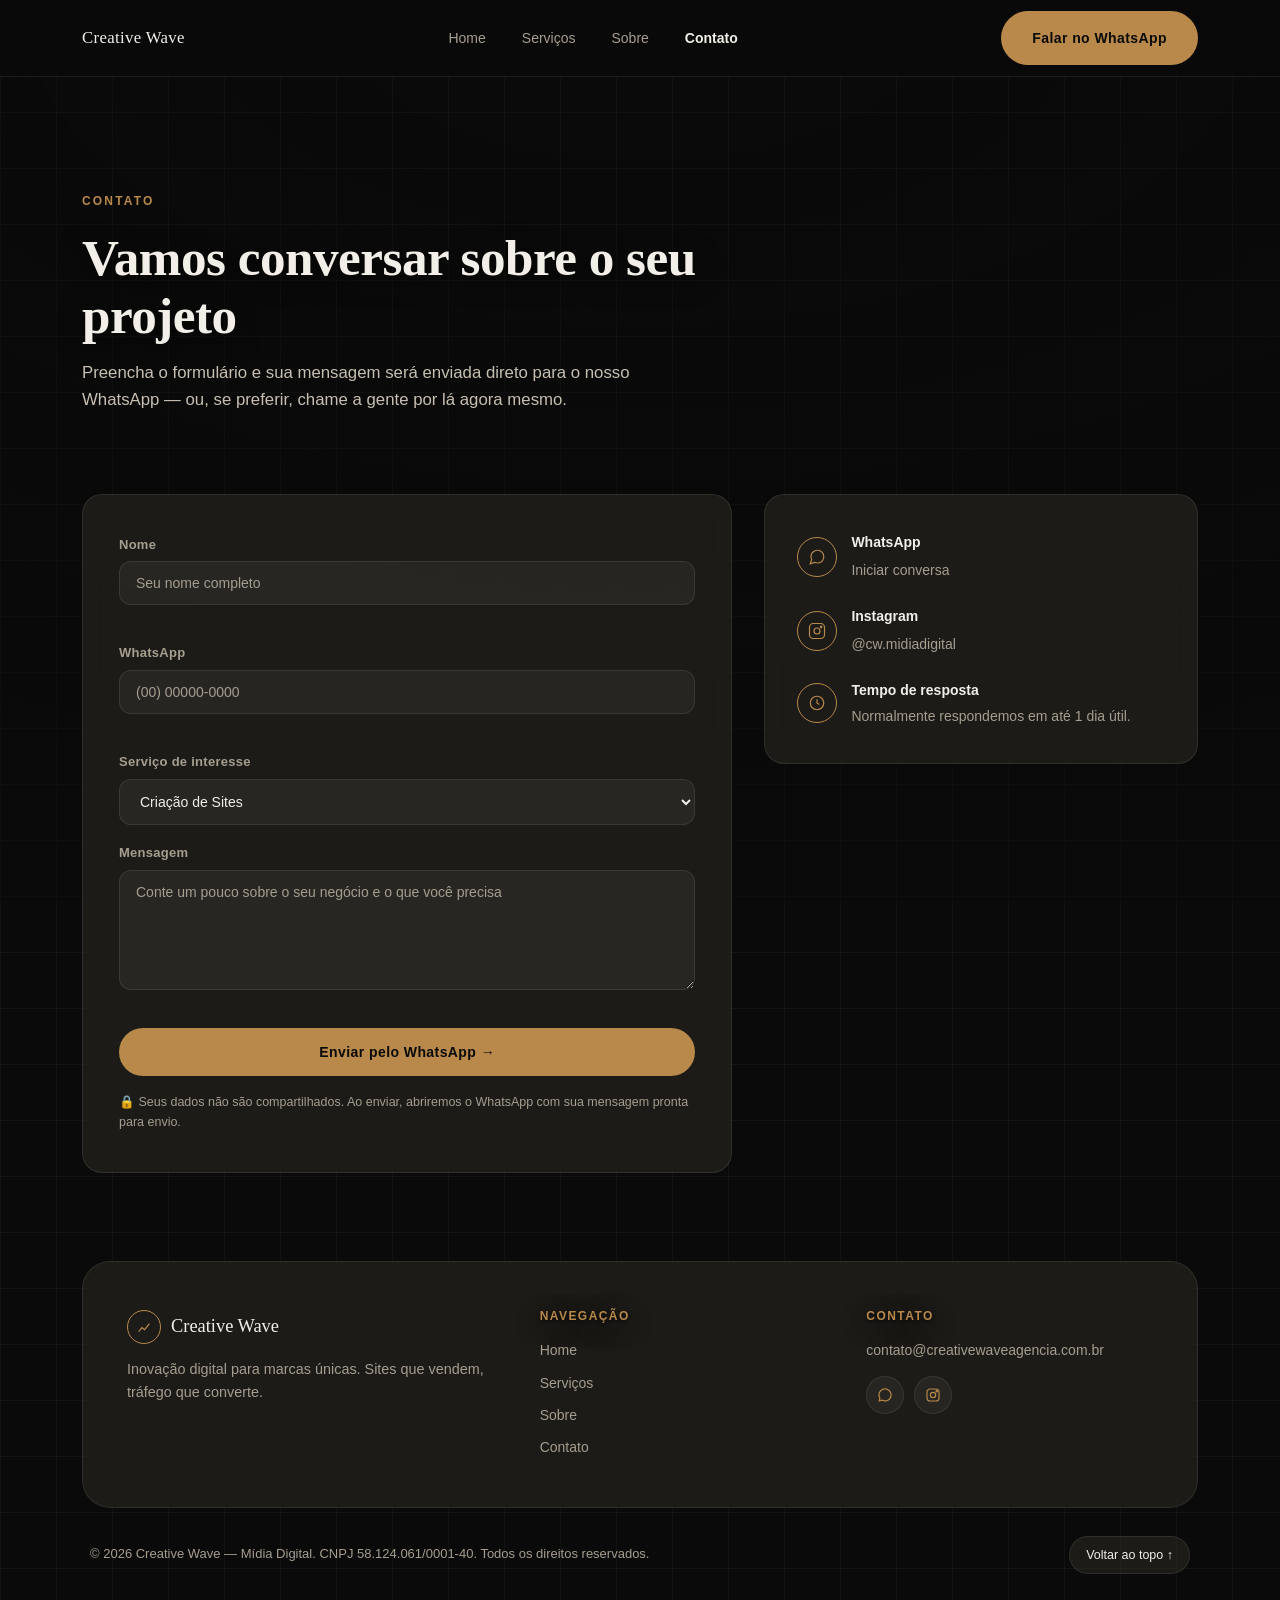
<file: contato.html>
<!DOCTYPE html>
<html lang="pt-BR">
<head>
<meta charset="UTF-8">
<meta name="viewport" content="width=device-width, initial-scale=1.0">
<meta http-equiv="Content-Security-Policy" content="default-src 'self'; script-src 'self' 'unsafe-inline' https://connect.facebook.net; style-src 'self' 'unsafe-inline' https://fonts.googleapis.com; font-src 'self' https://fonts.gstatic.com; img-src 'self' https://www.facebook.com data:; connect-src 'self' https://www.facebook.com https://connect.facebook.net; object-src 'none'; base-uri 'self'; form-action 'self';">
<meta name="referrer" content="strict-origin-when-cross-origin">
<title>Contato — Creative Wave | Marketing Digital em Itajaí/SC</title>
<meta name="description" content="Fale com a Creative Wave, agência de marketing digital em Itajaí/SC, e comece seu projeto de branding, site ou tráfego pago.">
<link rel="canonical" href="https://www.creativewaveagencia.com.br/contato.html">
<meta property="og:type" content="website">
<meta property="og:url" content="https://www.creativewaveagencia.com.br/contato.html">
<meta property="og:title" content="Contato — Creative Wave | Marketing Digital em Itajaí/SC">
<meta property="og:description" content="Fale com a Creative Wave e comece seu projeto de branding, site ou tráfego pago.">
<meta property="og:image" content="https://www.creativewaveagencia.com.br/assets/logo-transparent.png">
<meta property="og:locale" content="pt_BR">
<meta name="twitter:card" content="summary_large_image">
<meta name="twitter:title" content="Contato — Creative Wave | Marketing Digital em Itajaí/SC">
<meta name="twitter:description" content="Fale com a Creative Wave e comece seu projeto de branding, site ou tráfego pago.">
<meta name="twitter:image" content="https://www.creativewaveagencia.com.br/assets/logo-transparent.png">
<meta name="theme-color" content="#0A0A0A">
<link rel="icon" href="assets/favicon.png">
<link rel="preconnect" href="https://fonts.googleapis.com">
<link rel="preconnect" href="https://fonts.gstatic.com" crossorigin>
<link href="https://fonts.googleapis.com/css2?family=Playfair+Display:wght@600;700&family=Inter:wght@400;500;600;700&display=swap" rel="stylesheet">
<script type="application/ld+json">
{
  "@context": "https://schema.org",
  "@type": "ProfessionalService",
  "name": "Creative Wave Mídia Digital",
  "image": "https://www.creativewaveagencia.com.br/assets/logo-transparent.png",
  "url": "https://www.creativewaveagencia.com.br/",
  "telephone": "+5547988211597",
  "email": "contato@creativewaveagencia.com.br",
  "address": {
    "@type": "PostalAddress",
    "addressLocality": "Itajaí",
    "addressRegion": "SC",
    "addressCountry": "BR"
  },
  "areaServed": ["Itajaí", "Navegantes", "Balneário Camboriú", "Camboriú"],
  "sameAs": ["https://instagram.com/cw.midiadigital"]
}
</script>
<!-- Meta Pixel Code -->
<script>
!function(f,b,e,v,n,t,s)
{if(f.fbq)return;n=f.fbq=function(){n.callMethod?
n.callMethod.apply(n,arguments):n.queue.push(arguments)};
if(!f._fbq)f._fbq=n;n.push=n;n.loaded=!0;n.version='2.0';
n.queue=[];t=b.createElement(e);t.async=!0;
t.src=v;s=b.getElementsByTagName(e)[0];
s.parentNode.insertBefore(t,s)}(window, document,'script',
'https://connect.facebook.net/en_US/fbevents.js');
fbq('init', '1407680314600232');
fbq('track', 'PageView');
</script>
<noscript><img height="1" width="1" style="display:none"
src="https://www.facebook.com/tr?id=1407680314600232&ev=PageView&noscript=1"
/></noscript>
<!-- End Meta Pixel Code -->
<style>
  :root {
    --charcoal-deep: #0A0A0A;
    --charcoal: #2B2A28;
    --charcoal-light: #37352F;
    --gold: #B8894A;
    --gold-light: #D9B475;
    --offwhite: #F2EFE9;
    --gray-text: #A69E8F;
    --font-display: "Playfair Display", Georgia, serif;
    --font-body: "Inter", -apple-system, sans-serif;
    --glass-bg: rgba(55, 53, 47, .42);
    --glass-border: rgba(242, 239, 233, .09);
  }
  * { box-sizing: border-box; }
  body {
    margin: 0; font-family: var(--font-body); background: var(--charcoal-deep); color: var(--offwhite); line-height: 1.6;
    background-image:
      linear-gradient(rgba(242,239,233,.035) 1px, transparent 1px),
      linear-gradient(90deg, rgba(242,239,233,.035) 1px, transparent 1px);
    background-size: 56px 56px;
  }
  a { color: inherit; text-decoration: none; }
  a:hover { color: var(--gold-light); }
  a:focus-visible, button:focus-visible, input:focus-visible, select:focus-visible, textarea:focus-visible { outline: 2px solid var(--gold-light); outline-offset: 2px; }
  .wrap { max-width: 1180px; margin: 0 auto; padding: 0 32px; }
  h1, h2, h3 { font-family: var(--font-display); font-weight: 700; color: var(--offwhite); line-height: 1.12; margin: 0; text-shadow: 0 2px 3px rgba(10,9,8,.9), 0 6px 24px rgba(10,9,8,.7); }
  h4 { font-family: var(--font-body); font-size: 14px; font-weight: 600; color: var(--offwhite); margin: 0 0 4px; }
  p { color: var(--gray-text); margin: 0; }
  .eyebrow { display: inline-flex; align-items: center; gap: 10px; font-size: 12px; letter-spacing: .18em; text-transform: uppercase; color: var(--gold); font-weight: 600; }
  .btn { display: inline-flex; align-items: center; gap: 10px; padding: 15px 30px; font-size: 14px; font-weight: 600; letter-spacing: .03em; border-radius: 999px; border: 1px solid transparent; cursor: pointer; white-space: nowrap; }
  .btn-primary { background: var(--gold); color: var(--charcoal-deep); }
  .glass { background: var(--glass-bg); backdrop-filter: blur(14px); -webkit-backdrop-filter: blur(14px); border: 1px solid var(--glass-border); border-radius: 20px; }
  html { scroll-behavior: smooth; }

  .fireflies { position: absolute; inset: 0; overflow: hidden; pointer-events: none; z-index: 1; }
  .firefly {
    position: absolute;
    width: var(--size, 5px); height: var(--size, 5px);
    border-radius: 50%;
    background: radial-gradient(circle, var(--gold-light) 0%, var(--gold) 45%, transparent 75%);
    box-shadow: 0 0 10px 3px rgba(184,137,74,.55), 0 0 22px 8px rgba(184,137,74,.22);
    opacity: 0;
    animation: firefly-drift var(--dur, 10s) ease-in-out infinite, firefly-flicker calc(var(--dur, 10s) * .4) ease-in-out infinite;
    animation-delay: var(--delay, 0s);
  }
  @keyframes firefly-drift {
    0% { transform: translate(0, 0); }
    25% { transform: translate(calc(var(--dx, 30px) * .4), calc(var(--dy, -40px) * .6)); }
    50% { transform: translate(var(--dx, 30px), var(--dy, -40px)); }
    75% { transform: translate(calc(var(--dx, 30px) * .6), calc(var(--dy, -40px) * .3)); }
    100% { transform: translate(0, 0); }
  }
  @keyframes firefly-flicker {
    0%, 100% { opacity: .15; }
    50% { opacity: .9; }
  }
  @media (prefers-reduced-motion: reduce) {
    .firefly { animation: none; opacity: .5; }
  }

  .field { display: flex; flex-direction: column; gap: 6px; margin-bottom: 18px; }
  .field label { font-size: 13px; color: var(--gray-text); font-weight: 600; letter-spacing: .02em; }
  input, select, textarea {
    background: rgba(242,239,233,.05); border: 1px solid var(--glass-border); border-radius: 12px;
    padding: 13px 16px; color: var(--offwhite); font-family: var(--font-body); font-size: 14px; width: 100%;
  }
  input::placeholder, textarea::placeholder { color: var(--gray-text); }
  textarea { min-height: 120px; resize: vertical; }
  select { appearance: auto; }
  [aria-invalid="true"] { border-color: #D98F8F; }
  .field-error { color: #D98F8F; font-size: 12.5px; min-height: 14px; margin: 0; }
  .form-note { font-size: 12.5px; color: var(--gray-text); margin-top: 16px; }
  .info-row { display: flex; align-items: center; gap: 14px; }
  .info-row + .info-row { margin-top: 22px; }

  @media (prefers-reduced-motion: reduce) {
    html { scroll-behavior: auto; }
  }
  @media (max-width: 900px) {
    .contact-grid { grid-template-columns: 1fr !important; }
  }
  @media (max-width: 640px) {
    .wrap { padding: 0 20px; }
    section, footer { padding: 56px 0 !important; }
    header { padding: 90px 0 48px !important; }
    .footer-grid { grid-template-columns: 1fr !important; }
    .nav-links { display: none !important; }
  }
</style>
</head>
<body>

<div id="top">

  <div style="position: fixed; inset: 0; z-index: 0; pointer-events: none; background: radial-gradient(120% 90% at 50% 0%, rgba(10,9,8,0) 0%, rgba(10,9,8,.5) 100%);"></div>

  <!-- NAV -->
  <nav style="position: sticky; top: 0; z-index: 100; background: rgba(10,10,10,.75); backdrop-filter: blur(14px); -webkit-backdrop-filter: blur(14px); border-bottom: 1px solid var(--glass-border);">
    <div class="wrap" style="display: flex; align-items: center; justify-content: space-between; height: 76px;">
      <a href="index.html" style="display: flex; align-items: center; gap: 12px;">
        <span style="font-family: var(--font-display); font-size: 1.05rem; letter-spacing: .02em; color: var(--offwhite);">Creative Wave</span>
      </a>
      <ul class="nav-links" style="display: flex; align-items: center; gap: 36px; list-style: none; margin: 0; padding: 0;">
        <li><a href="index.html" style="font-size: 14px; color: var(--gray-text); font-weight: 500;">Home</a></li>
        <li><a href="servicos.html" style="font-size: 14px; color: var(--gray-text); font-weight: 500;">Serviços</a></li>
        <li><a href="sobre.html" style="font-size: 14px; color: var(--gray-text); font-weight: 500;">Sobre</a></li>
        <li><a href="contato.html" style="font-size: 14px; color: var(--offwhite); font-weight: 600;">Contato</a></li>
      </ul>
      <a class="btn btn-primary" href="https://wa.me/5547988211597?text=Ol%C3%A1!%20Vim%20pelo%20site%20da%20Creative%20Wave%20e%20quero%20saber%20mais." target="_blank" rel="noopener noreferrer">Falar no WhatsApp</a>
    </div>
  </nav>

  <!-- HERO -->
  <header style="padding: 110px 0 60px; position: relative; overflow: hidden;">
    <div class="fireflies" id="fireflies-hero" aria-hidden="true"></div>
    <div class="wrap">
      <div class="eyebrow" style="margin-bottom: 18px;">Contato</div>
      <h1 style="font-size: clamp(2.1rem, 4.2vw, 3.2rem); letter-spacing: -.01em; margin-bottom: 16px; max-width: 640px;">Vamos conversar sobre o seu projeto</h1>
      <p style="font-size: 1.05rem; color: #C7C0B2; max-width: 560px;">Preencha o formulário e sua mensagem será enviada direto para o nosso WhatsApp — ou, se preferir, chame a gente por lá agora mesmo.</p>
    </div>
  </header>

  <main>
  <section style="padding: 20px 0 88px;">
    <div class="wrap">
      <div class="contact-grid" style="display: grid; grid-template-columns: 1.2fr .8fr; gap: 32px; align-items: start;">
        <form id="contact-form" novalidate class="glass" style="padding: 40px 36px;">
          <div class="field">
            <label for="name">Nome</label>
            <input type="text" id="name" name="name" placeholder="Seu nome completo" required autocomplete="name" aria-describedby="name-error">
            <p class="field-error" id="name-error" aria-live="polite"></p>
          </div>
          <div class="field">
            <label for="phone">WhatsApp</label>
            <input type="tel" id="phone" name="phone" placeholder="(00) 00000-0000" required autocomplete="tel" inputmode="tel" aria-describedby="phone-error">
            <p class="field-error" id="phone-error" aria-live="polite"></p>
          </div>
          <div class="field">
            <label for="service">Serviço de interesse</label>
            <select id="service" name="service">
              <option value="Criação de Sites">Criação de Sites</option>
              <option value="Gestão de Tráfego">Gestão de Tráfego Pago</option>
              <option value="Branding e Identidade Visual">Branding e Identidade Visual</option>
              <option value="Google Meu Negócio">Google Meu Negócio</option>
              <option value="E-mail Profissional">E-mail Profissional</option>
              <option value="Funil de Vendas Completo">Funil de Vendas Completo</option>
              <option value="Mais de um serviço">Mais de um serviço</option>
              <option value="Ainda não sei">Ainda não sei</option>
            </select>
          </div>
          <div class="field">
            <label for="message">Mensagem</label>
            <textarea id="message" name="message" placeholder="Conte um pouco sobre o seu negócio e o que você precisa" required aria-describedby="message-error"></textarea>
            <p class="field-error" id="message-error" aria-live="polite"></p>
          </div>
          <button type="submit" class="btn btn-primary" style="width: 100%; justify-content: center;">Enviar pelo WhatsApp →</button>
          <p class="form-note" id="form-status" aria-live="polite">🔒 Seus dados não são compartilhados. Ao enviar, abriremos o WhatsApp com sua mensagem pronta para envio.</p>
        </form>

        <div class="glass" style="padding: 36px 32px;">
          <div class="info-row">
            <div style="width: 40px; height: 40px; border: 1px solid var(--gold); border-radius: 50%; display: flex; align-items: center; justify-content: center; flex-shrink: 0;">
              <svg aria-hidden="true" width="18" height="18" viewBox="0 0 24 24" fill="none" stroke="var(--gold)" stroke-width="1.6"><path d="M21 11.5a8.38 8.38 0 01-.9 3.8 8.5 8.5 0 01-7.6 4.7 8.38 8.38 0 01-3.8-.9L3 21l1.9-5.7a8.38 8.38 0 01-.9-3.8 8.5 8.5 0 014.7-7.6 8.38 8.38 0 013.8-.9h.5a8.48 8.48 0 018 8v.5z"/></svg>
            </div>
            <div>
              <h4>WhatsApp</h4>
              <a href="https://wa.me/5547988211597?text=Ol%C3%A1!%20Vim%20pelo%20site%20da%20Creative%20Wave%20e%20quero%20saber%20mais." target="_blank" rel="noopener noreferrer" style="font-size: 14px; color: var(--gray-text);">Iniciar conversa</a>
            </div>
          </div>
          <div class="info-row">
            <div style="width: 40px; height: 40px; border: 1px solid var(--gold); border-radius: 50%; display: flex; align-items: center; justify-content: center; flex-shrink: 0;">
              <svg aria-hidden="true" width="18" height="18" viewBox="0 0 24 24" fill="none" stroke="var(--gold)" stroke-width="1.6"><rect x="2" y="2" width="20" height="20" rx="5"/><circle cx="12" cy="12" r="4"/><circle cx="17.5" cy="6.5" r="1" fill="var(--gold)"/></svg>
            </div>
            <div>
              <h4>Instagram</h4>
              <a href="https://instagram.com/cw.midiadigital" target="_blank" rel="noopener noreferrer" style="font-size: 14px; color: var(--gray-text);">@cw.midiadigital</a>
            </div>
          </div>
          <div class="info-row">
            <div style="width: 40px; height: 40px; border: 1px solid var(--gold); border-radius: 50%; display: flex; align-items: center; justify-content: center; flex-shrink: 0;">
              <svg aria-hidden="true" width="18" height="18" viewBox="0 0 24 24" fill="none" stroke="var(--gold)" stroke-width="1.6"><circle cx="12" cy="12" r="9"/><path d="M12 7v5l3 2"/></svg>
            </div>
            <div>
              <h4>Tempo de resposta</h4>
              <p style="font-size: 14px;">Normalmente respondemos em até 1 dia útil.</p>
            </div>
          </div>
        </div>
      </div>
    </div>
  </section>
  </main>

  <!-- FOOTER -->
  <footer style="padding: 0 0 32px;">
    <div class="wrap">
      <div class="glass" style="padding: 48px 44px; border-radius: 28px; margin-bottom: 28px;">
        <div class="footer-grid" style="display: grid; grid-template-columns: 1.3fr 1fr 1fr; gap: 40px;">
          <div>
            <div style="display: flex; align-items: center; gap: 10px; margin-bottom: 14px;">
              <div style="width: 34px; height: 34px; border: 1px solid var(--gold); border-radius: 50%; display: flex; align-items: center; justify-content: center; flex-shrink: 0;">
                <svg aria-hidden="true" width="16" height="16" viewBox="0 0 24 24" fill="none" stroke="var(--gold)" stroke-width="1.8"><path d="M4 19l5-6 4 3 7-9"></path></svg>
              </div>
              <span style="font-family: var(--font-display); font-size: 1.15rem;">Creative Wave</span>
            </div>
            <p style="font-size: .9rem; max-width: 26rem;">Inovação digital para marcas únicas. Sites que vendem, tráfego que converte.</p>
          </div>
          <div>
            <h3 style="font-family: var(--font-body); font-size: 12px; letter-spacing: .12em; text-transform: uppercase; color: var(--gold); margin-bottom: 16px; font-weight: 600;">Navegação</h3>
            <div style="display: flex; flex-direction: column; gap: 10px;">
              <a href="index.html" style="font-size: 14px; color: var(--gray-text);">Home</a>
              <a href="servicos.html" style="font-size: 14px; color: var(--gray-text);">Serviços</a>
              <a href="sobre.html" style="font-size: 14px; color: var(--gray-text);">Sobre</a>
              <a href="contato.html" style="font-size: 14px; color: var(--gray-text);">Contato</a>
            </div>
          </div>
          <div>
            <h3 style="font-family: var(--font-body); font-size: 12px; letter-spacing: .12em; text-transform: uppercase; color: var(--gold); margin-bottom: 16px; font-weight: 600;">Contato</h3>
            <div style="display: flex; flex-direction: column; gap: 14px;">
              <a href="mailto:contato@creativewaveagencia.com.br" style="font-size: 14px; color: var(--gray-text);">contato@creativewaveagencia.com.br</a>
              <div style="display: flex; gap: 10px;">
                <a href="https://wa.me/5547988211597?text=Ol%C3%A1!%20Vim%20pelo%20site%20da%20Creative%20Wave%20e%20quero%20saber%20mais." target="_blank" rel="noopener noreferrer" aria-label="WhatsApp" style="width: 38px; height: 38px; border-radius: 50%; background: var(--glass-bg); border: 1px solid var(--glass-border); display: flex; align-items: center; justify-content: center;">
                  <svg aria-hidden="true" width="16" height="16" viewBox="0 0 24 24" fill="var(--gold)"><path d="M12.04 2C6.58 2 2.13 6.45 2.13 11.91c0 1.75.46 3.39 1.26 4.81L2 22l5.42-1.42a9.87 9.87 0 004.62 1.18h.01c5.46 0 9.91-4.45 9.91-9.91C21.96 6.45 17.5 2 12.04 2zm0 18.02h-.01a8.1 8.1 0 01-4.14-1.13l-.3-.18-3.08.81.82-3-.2-.31a8.11 8.11 0 01-1.24-4.3c0-4.49 3.66-8.15 8.16-8.15 4.49 0 8.14 3.66 8.14 8.15 0 4.5-3.65 8.11-8.15 8.11z"></path></svg>
                </a>
                <a href="https://instagram.com/cw.midiadigital" target="_blank" rel="noopener noreferrer" aria-label="Instagram" style="width: 38px; height: 38px; border-radius: 50%; background: var(--glass-bg); border: 1px solid var(--glass-border); display: flex; align-items: center; justify-content: center;">
                  <svg aria-hidden="true" width="16" height="16" viewBox="0 0 24 24" fill="none" stroke="var(--gold)" stroke-width="1.8"><rect x="3" y="3" width="18" height="18" rx="5"></rect><circle cx="12" cy="12" r="4"></circle><circle cx="17.5" cy="6.5" r="1" fill="var(--gold)"></circle></svg>
                </a>
              </div>
            </div>
          </div>
        </div>
      </div>
      <div style="display: flex; justify-content: space-between; align-items: center; flex-wrap: wrap; gap: 16px; font-size: 13px; color: var(--gray-text); padding: 0 8px;">
        <span>© 2026 Creative Wave — Mídia Digital. CNPJ 58.124.061/0001-40. Todos os direitos reservados.</span>
        <a href="#top" style="display: inline-flex; align-items: center; gap: 6px; padding: 8px 16px; border-radius: 999px; border: 1px solid var(--glass-border); background: var(--glass-bg); font-size: 12.5px; color: var(--offwhite);">Voltar ao topo ↑</a>
      </div>
    </div>
  </footer>

</div>

<script src="script.js"></script>
<script>
  (function () {
    function spawnFireflies(id, count) {
      var el = document.getElementById(id);
      if (!el) return;
      for (var i = 0; i < count; i += 1) {
        var f = document.createElement("div");
        f.className = "firefly";
        var size = 3 + Math.random() * 5;
        var dur = 7 + Math.random() * 8;
        var delay = Math.random() * -dur;
        var dx = (Math.random() - 0.5) * 90;
        var dy = -(30 + Math.random() * 70);
        f.style.setProperty("--size", size.toFixed(1) + "px");
        f.style.setProperty("--dur", dur.toFixed(1) + "s");
        f.style.setProperty("--delay", delay.toFixed(1) + "s");
        f.style.setProperty("--dx", dx.toFixed(0) + "px");
        f.style.setProperty("--dy", dy.toFixed(0) + "px");
        f.style.left = (Math.random() * 100) + "%";
        f.style.top = (Math.random() * 100) + "%";
        el.appendChild(f);
      }
    }
    spawnFireflies("fireflies-hero", 9);
  })();
</script>
</body>
</html>
</file>
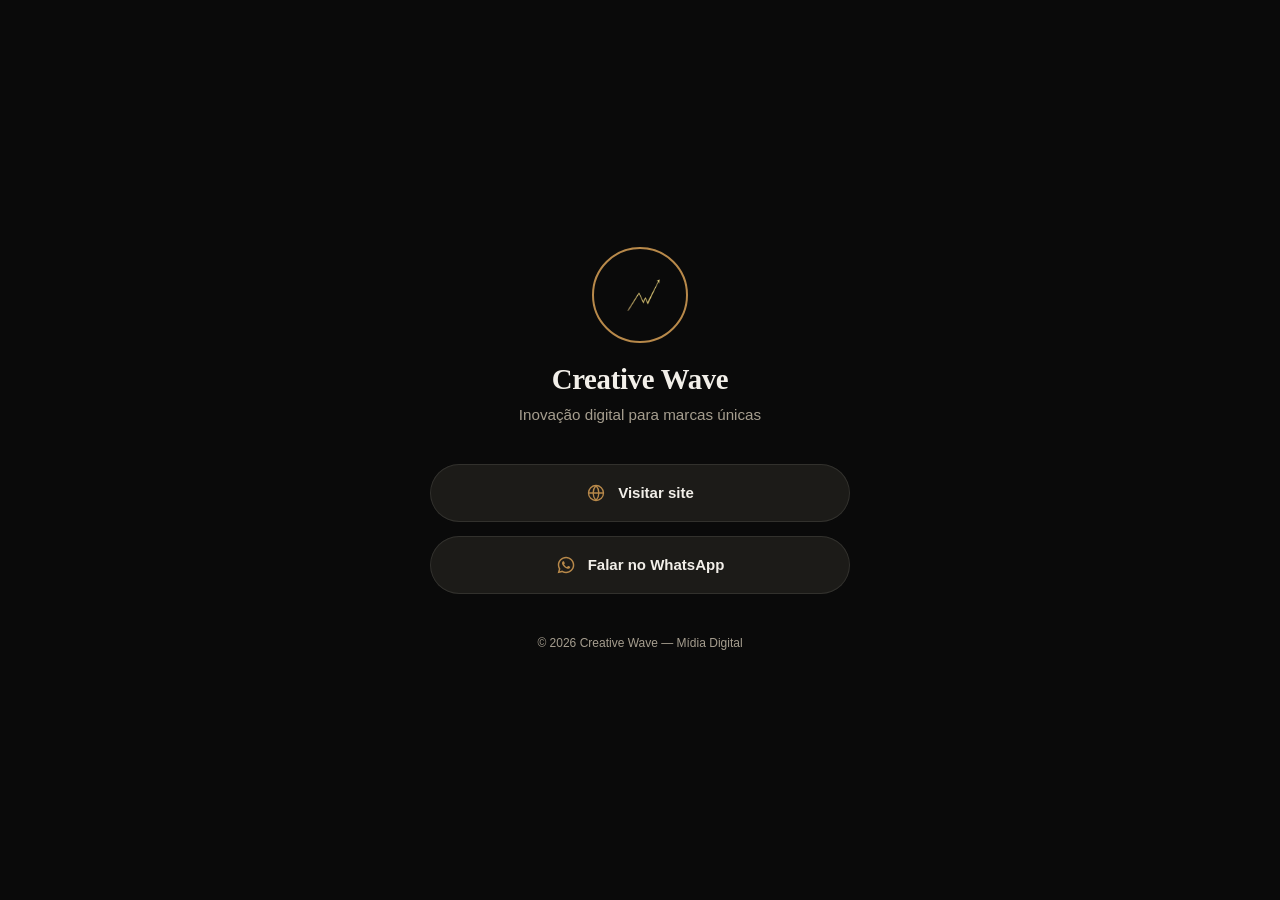
<file: links.html>
<!DOCTYPE html>
<html lang="pt-BR">
<head>
<meta charset="UTF-8">
<meta name="viewport" content="width=device-width, initial-scale=1.0">
<meta http-equiv="Content-Security-Policy" content="default-src 'self'; script-src 'self' 'unsafe-inline' https://connect.facebook.net; style-src 'self' 'unsafe-inline' https://fonts.googleapis.com; font-src 'self' https://fonts.gstatic.com; img-src 'self' https://www.facebook.com data:; connect-src 'self' https://www.facebook.com https://connect.facebook.net; object-src 'none'; base-uri 'self'; form-action 'self';">
<meta name="referrer" content="strict-origin-when-cross-origin">
<title>Creative Wave — Links</title>
<meta name="description" content="Todos os links da Creative Wave: site e WhatsApp.">
<meta name="robots" content="noindex">
<meta name="theme-color" content="#0A0A0A">
<link rel="icon" href="assets/favicon.png">
<meta property="og:type" content="website">
<meta property="og:title" content="Creative Wave — Links">
<meta property="og:description" content="Todos os links da Creative Wave: site e WhatsApp.">
<meta property="og:image" content="https://www.creativewaveagencia.com.br/assets/favicon.png">
<meta property="og:locale" content="pt_BR">
<link rel="preconnect" href="https://fonts.googleapis.com">
<link rel="preconnect" href="https://fonts.gstatic.com" crossorigin>
<link href="https://fonts.googleapis.com/css2?family=Playfair+Display:wght@600;700&family=Inter:wght@400;500;600;700&display=swap" rel="stylesheet">
<link rel="stylesheet" href="styles.css">
<!-- Meta Pixel Code -->
<script>
!function(f,b,e,v,n,t,s)
{if(f.fbq)return;n=f.fbq=function(){n.callMethod?
n.callMethod.apply(n,arguments):n.queue.push(arguments)};
if(!f._fbq)f._fbq=n;n.push=n;n.loaded=!0;n.version='2.0';
n.queue=[];t=b.createElement(e);t.async=!0;
t.src=v;s=b.getElementsByTagName(e)[0];
s.parentNode.insertBefore(t,s)}(window, document,'script',
'https://connect.facebook.net/en_US/fbevents.js');
fbq('init', '1407680314600232');
fbq('track', 'PageView');
</script>
<noscript><img height="1" width="1" style="display:none"
src="https://www.facebook.com/tr?id=1407680314600232&ev=PageView&noscript=1"
/></noscript>
<!-- End Meta Pixel Code -->
</head>
<body class="links-page">

<main class="links-wrap">
  <img class="links-avatar" src="assets/favicon.png" alt="Creative Wave" width="96" height="96">
  <h1 class="links-name">Creative Wave</h1>
  <p class="links-tagline">Inovação digital para marcas únicas</p>

  <nav class="links-list" aria-label="Links da Creative Wave">
    <a class="links-btn" href="https://www.creativewaveagencia.com.br" target="_blank" rel="noopener noreferrer">
      <svg aria-hidden="true" width="20" height="20" viewBox="0 0 24 24" fill="none" stroke="currentColor" stroke-width="1.6"><circle cx="12" cy="12" r="9"/><path d="M3 12h18M12 3a13.5 13.5 0 010 18M12 3a13.5 13.5 0 000 18"/></svg>
      <span>Visitar site</span>
    </a>
    <a class="links-btn" href="https://wa.me/5547988211597?text=Ol%C3%A1!%20Vim%20pelo%20Instagram%20e%20quero%20saber%20mais." target="_blank" rel="noopener noreferrer">
      <svg aria-hidden="true" width="20" height="20" viewBox="0 0 24 24" fill="currentColor"><path d="M12.04 2C6.58 2 2.13 6.45 2.13 11.91c0 1.75.46 3.39 1.26 4.81L2 22l5.42-1.42a9.87 9.87 0 004.62 1.18h.01c5.46 0 9.91-4.45 9.91-9.91C21.96 6.45 17.5 2 12.04 2zm0 18.02h-.01a8.1 8.1 0 01-4.14-1.13l-.3-.18-3.08.81.82-3-.2-.31a8.11 8.11 0 01-1.24-4.3c0-4.49 3.66-8.15 8.16-8.15 4.49 0 8.14 3.66 8.14 8.15 0 4.5-3.65 8.11-8.15 8.11zm4.47-6.1c-.24-.12-1.44-.71-1.67-.79-.22-.08-.38-.12-.55.12-.16.24-.63.79-.77.95-.14.16-.28.18-.52.06-.24-.12-1.01-.37-1.92-1.18-.71-.63-1.19-1.42-1.33-1.66-.14-.24-.01-.37.11-.49.11-.11.24-.28.36-.42.12-.14.16-.24.24-.4.08-.16.04-.3-.02-.42-.06-.12-.55-1.32-.75-1.81-.2-.48-.4-.41-.55-.42-.14-.01-.3-.01-.46-.01-.16 0-.42.06-.64.3-.22.24-.84.82-.84 2s.86 2.32.98 2.48c.12.16 1.7 2.6 4.12 3.64.58.25 1.03.4 1.38.51.58.18 1.11.16 1.53.1.47-.07 1.44-.59 1.64-1.15.2-.57.2-1.05.14-1.15-.06-.1-.22-.16-.46-.28z"/></svg>
      <span>Falar no WhatsApp</span>
    </a>
  </nav>

  <p class="links-footer">© 2026 Creative Wave — Mídia Digital</p>
</main>

</body>
</html>
</file>
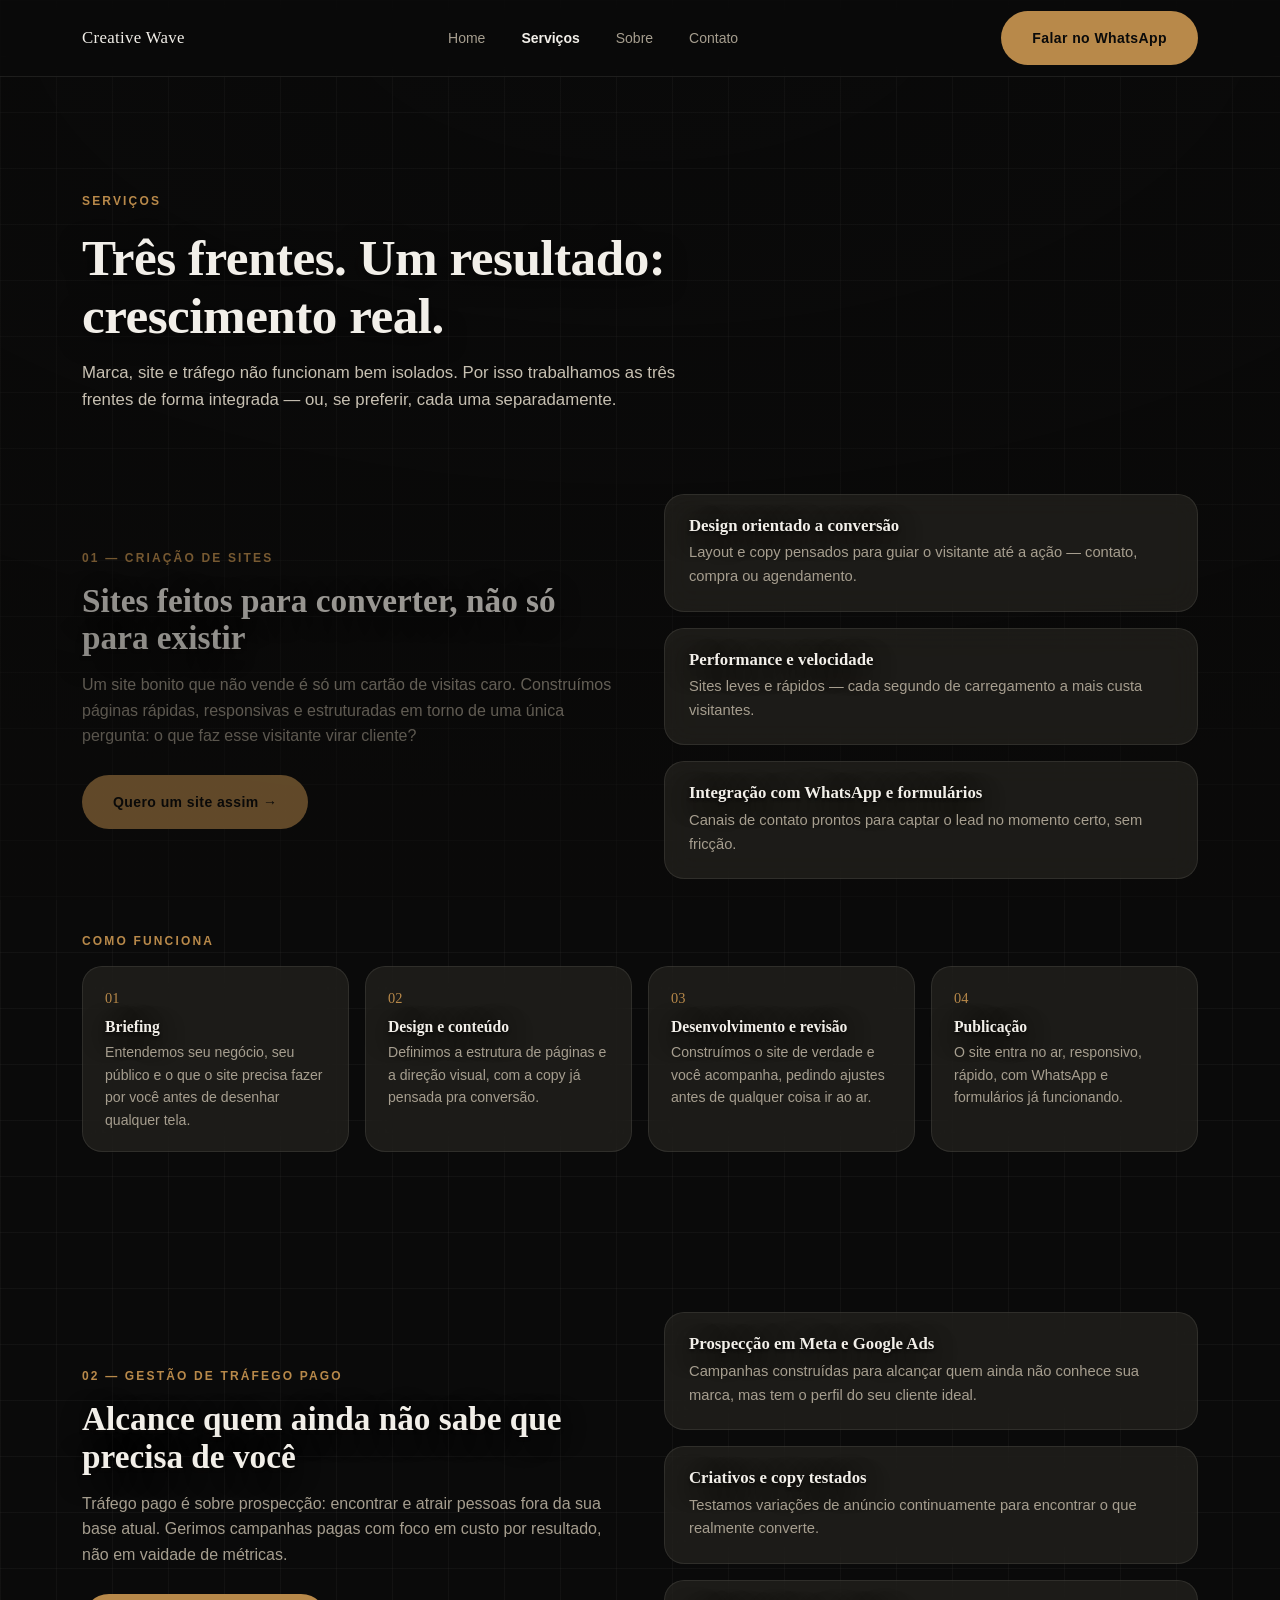
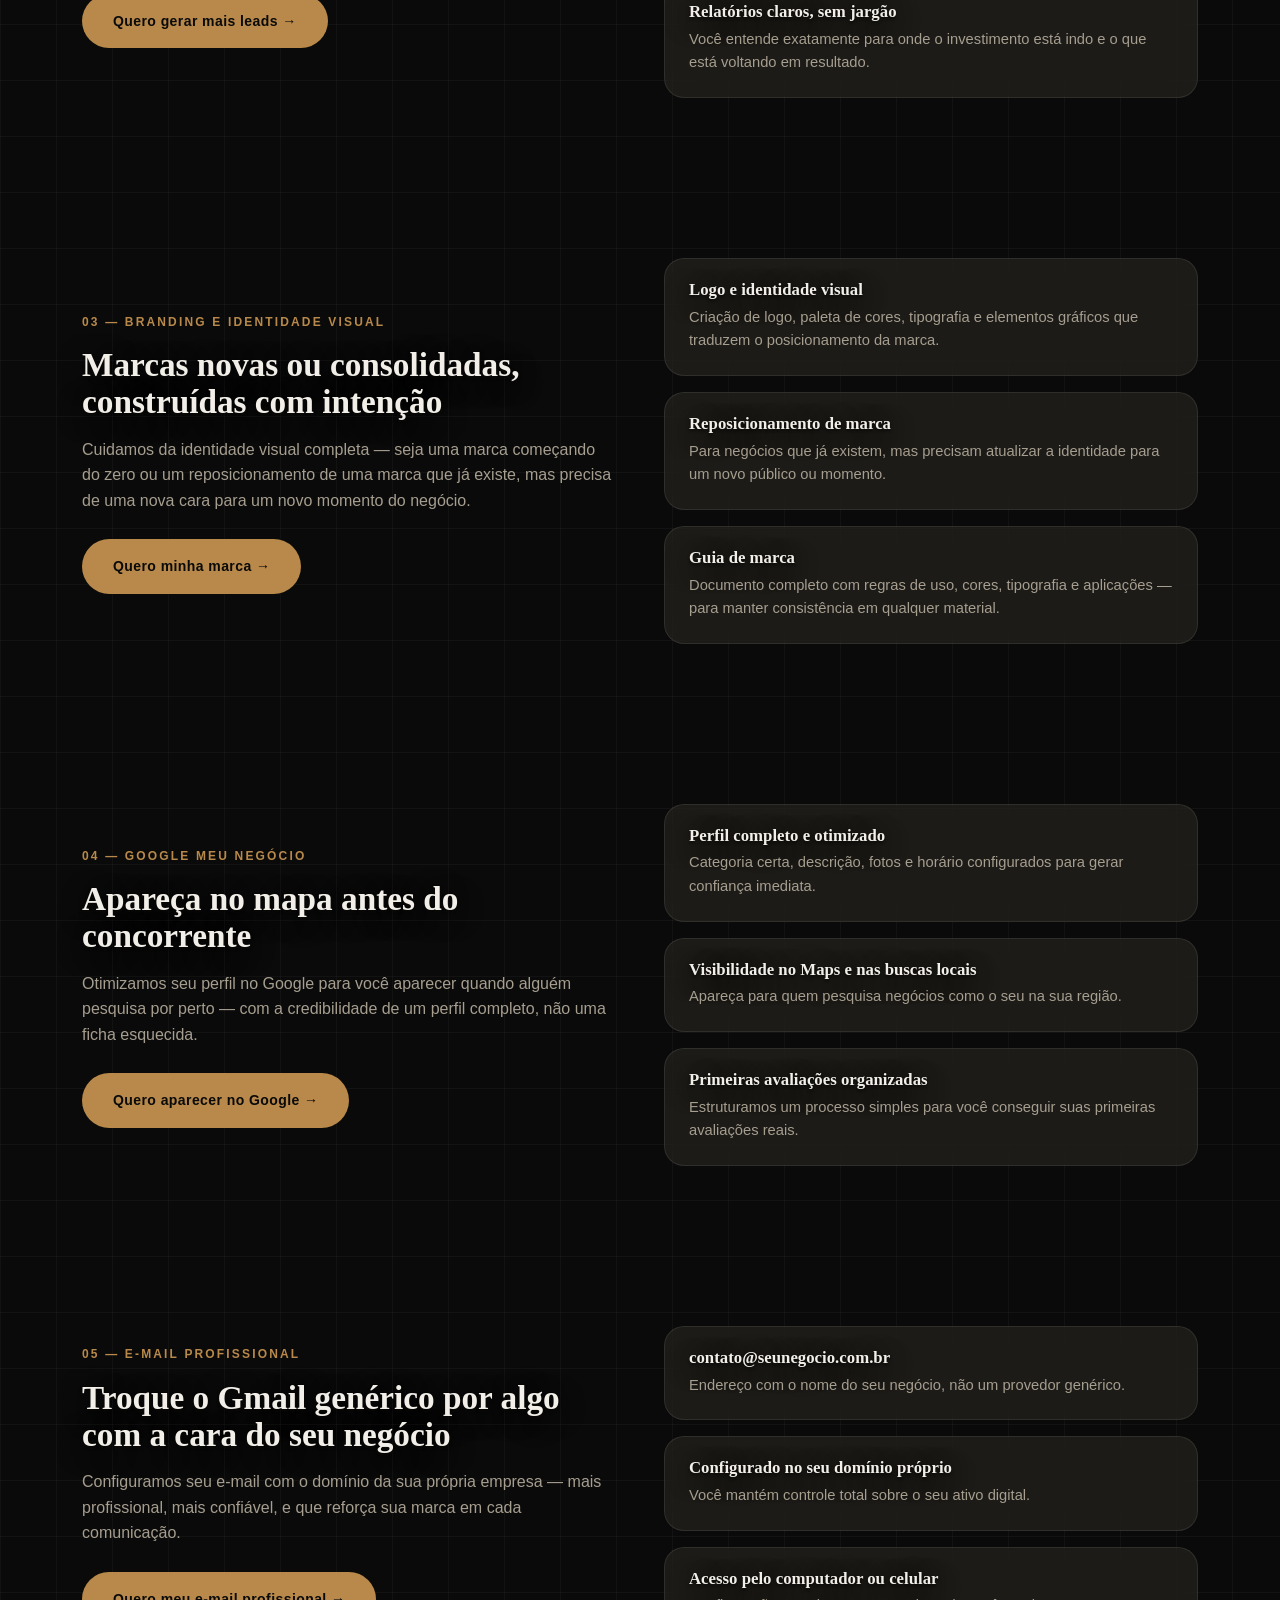
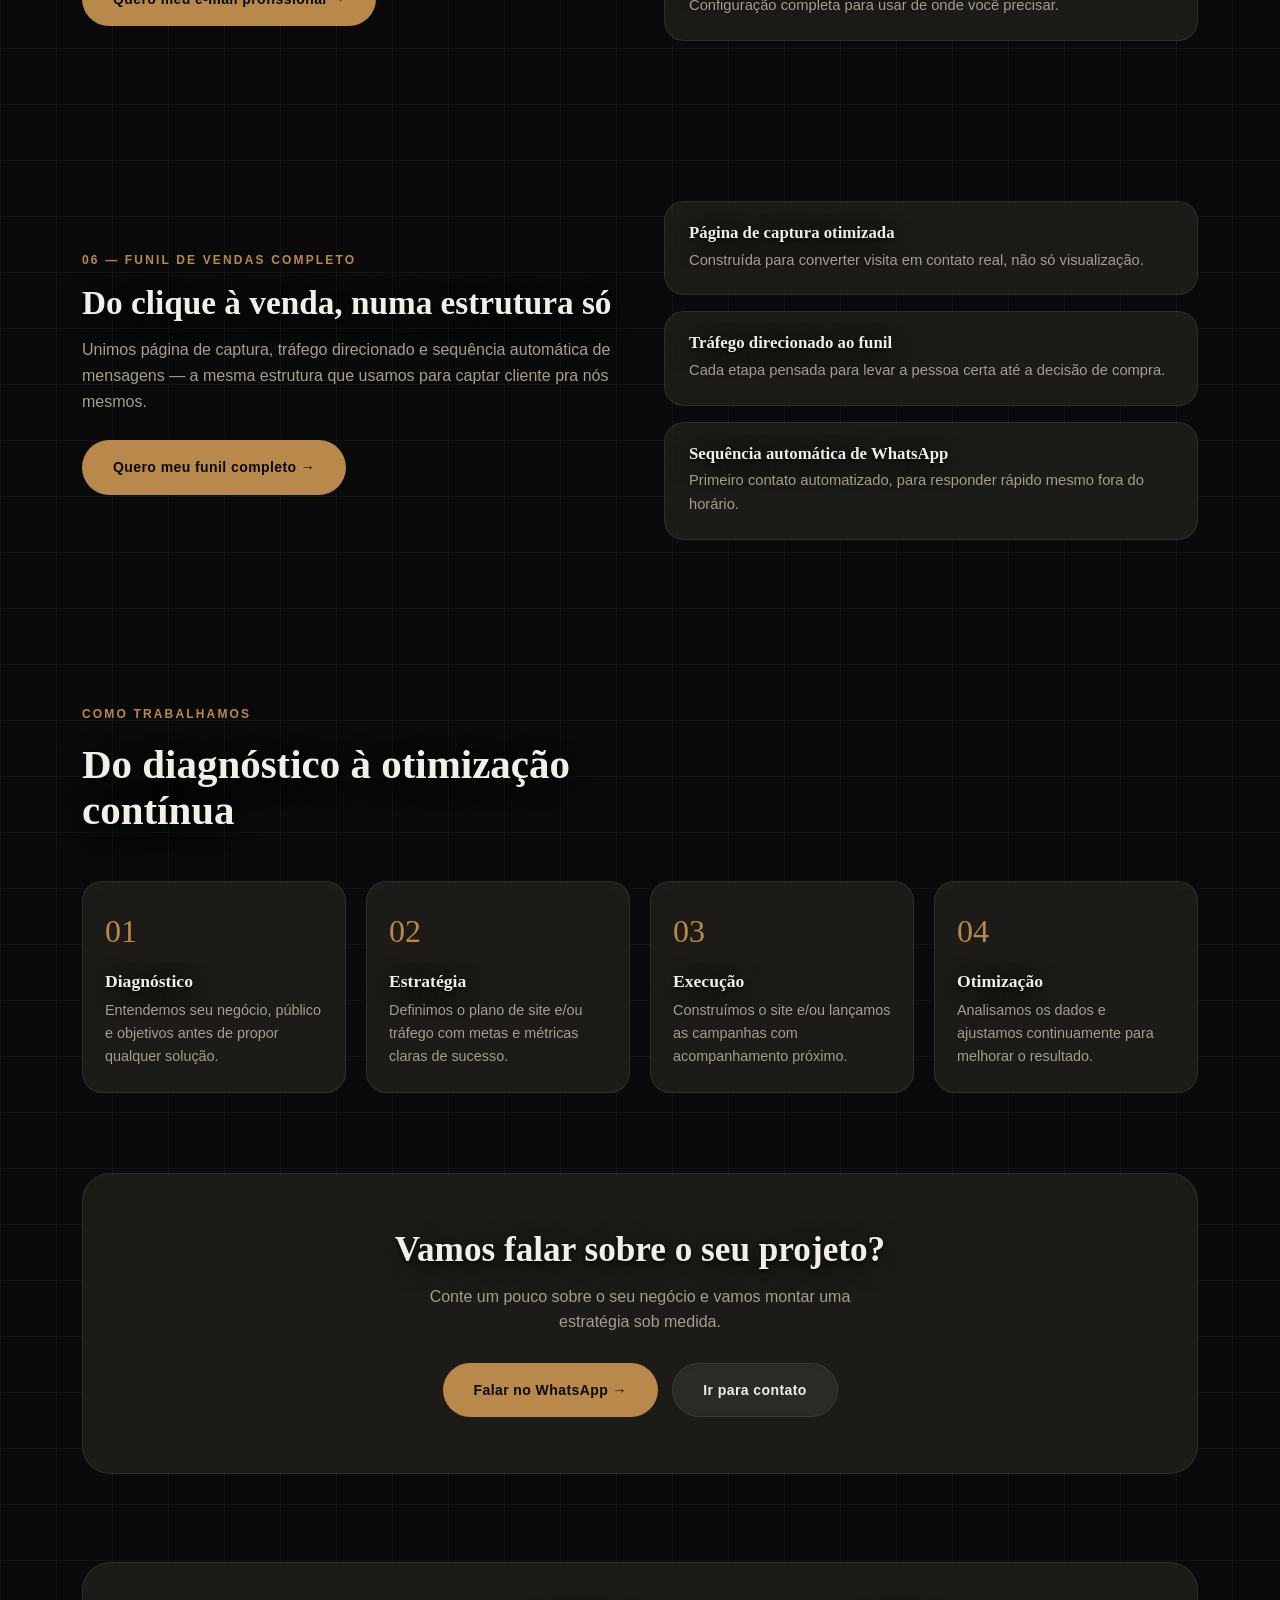
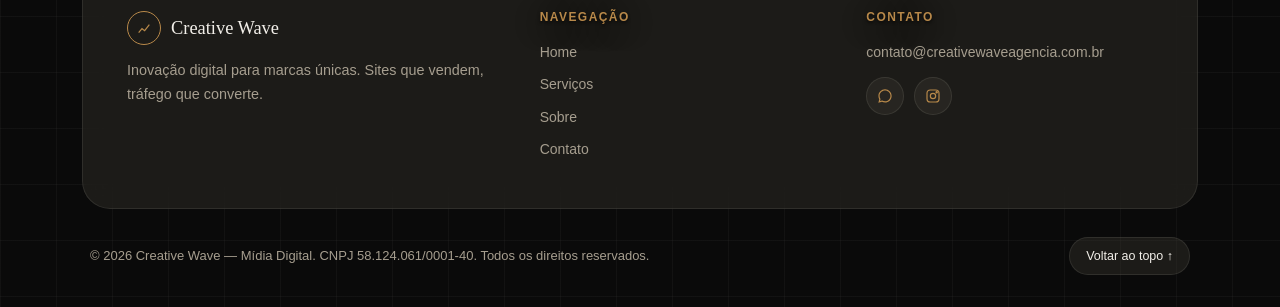
<file: servicos.html>
<!DOCTYPE html>
<html lang="pt-BR">
<head>
<meta charset="UTF-8">
<meta name="viewport" content="width=device-width, initial-scale=1.0">
<meta http-equiv="Content-Security-Policy" content="default-src 'self'; script-src 'self' 'unsafe-inline' https://connect.facebook.net; style-src 'self' 'unsafe-inline' https://fonts.googleapis.com; font-src 'self' https://fonts.gstatic.com; img-src 'self' https://www.facebook.com data:; connect-src 'self' https://www.facebook.com https://connect.facebook.net; object-src 'none'; base-uri 'self'; form-action 'self';">
<meta name="referrer" content="strict-origin-when-cross-origin">
<title>Serviços de Marketing Digital em Itajaí/SC — Creative Wave</title>
<meta name="description" content="Sites, tráfego pago, branding, Google Meu Negócio, e-mail profissional e funil de vendas completo — agência de marketing digital em Itajaí/SC.">
<link rel="canonical" href="https://www.creativewaveagencia.com.br/servicos.html">
<meta property="og:type" content="website">
<meta property="og:url" content="https://www.creativewaveagencia.com.br/servicos.html">
<meta property="og:title" content="Serviços de Marketing Digital em Itajaí/SC — Creative Wave">
<meta property="og:description" content="Sites, tráfego pago, branding, Google Meu Negócio, e-mail profissional e funil de vendas completo.">
<meta property="og:image" content="https://www.creativewaveagencia.com.br/assets/logo-transparent.png">
<meta property="og:locale" content="pt_BR">
<meta name="twitter:card" content="summary_large_image">
<meta name="twitter:title" content="Serviços de Marketing Digital em Itajaí/SC — Creative Wave">
<meta name="twitter:description" content="Sites, tráfego pago, branding, Google Meu Negócio, e-mail profissional e funil de vendas completo.">
<meta name="twitter:image" content="https://www.creativewaveagencia.com.br/assets/logo-transparent.png">
<meta name="theme-color" content="#0A0A0A">
<link rel="icon" href="assets/favicon.png">
<link rel="preconnect" href="https://fonts.googleapis.com">
<link rel="preconnect" href="https://fonts.gstatic.com" crossorigin>
<link href="https://fonts.googleapis.com/css2?family=Playfair+Display:wght@600;700&family=Inter:wght@400;500;600;700&display=swap" rel="stylesheet">
<script type="application/ld+json">
{
  "@context": "https://schema.org",
  "@type": "ProfessionalService",
  "name": "Creative Wave Mídia Digital",
  "image": "https://www.creativewaveagencia.com.br/assets/logo-transparent.png",
  "url": "https://www.creativewaveagencia.com.br/",
  "telephone": "+5547988211597",
  "email": "contato@creativewaveagencia.com.br",
  "address": {
    "@type": "PostalAddress",
    "addressLocality": "Itajaí",
    "addressRegion": "SC",
    "addressCountry": "BR"
  },
  "areaServed": ["Itajaí", "Navegantes", "Balneário Camboriú", "Camboriú"],
  "sameAs": ["https://instagram.com/cw.midiadigital"]
}
</script>
<!-- Meta Pixel Code -->
<script>
!function(f,b,e,v,n,t,s)
{if(f.fbq)return;n=f.fbq=function(){n.callMethod?
n.callMethod.apply(n,arguments):n.queue.push(arguments)};
if(!f._fbq)f._fbq=n;n.push=n;n.loaded=!0;n.version='2.0';
n.queue=[];t=b.createElement(e);t.async=!0;
t.src=v;s=b.getElementsByTagName(e)[0];
s.parentNode.insertBefore(t,s)}(window, document,'script',
'https://connect.facebook.net/en_US/fbevents.js');
fbq('init', '1407680314600232');
fbq('track', 'PageView');
</script>
<noscript><img height="1" width="1" style="display:none"
src="https://www.facebook.com/tr?id=1407680314600232&ev=PageView&noscript=1"
/></noscript>
<!-- End Meta Pixel Code -->
<style>
  :root {
    --charcoal-deep: #0A0A0A;
    --charcoal: #2B2A28;
    --charcoal-light: #37352F;
    --gold: #B8894A;
    --gold-light: #D9B475;
    --offwhite: #F2EFE9;
    --gray-text: #A69E8F;
    --font-display: "Playfair Display", Georgia, serif;
    --font-body: "Inter", -apple-system, sans-serif;
    --glass-bg: rgba(55, 53, 47, .42);
    --glass-border: rgba(242, 239, 233, .09);
  }
  * { box-sizing: border-box; }
  body {
    margin: 0; font-family: var(--font-body); background: var(--charcoal-deep); color: var(--offwhite); line-height: 1.6;
    background-image:
      linear-gradient(rgba(242,239,233,.035) 1px, transparent 1px),
      linear-gradient(90deg, rgba(242,239,233,.035) 1px, transparent 1px);
    background-size: 56px 56px;
  }
  a { color: inherit; text-decoration: none; }
  a:hover { color: var(--gold-light); }
  a:focus-visible, button:focus-visible { outline: 2px solid var(--gold-light); outline-offset: 2px; }
  .wrap { max-width: 1180px; margin: 0 auto; padding: 0 32px; }
  h1, h2, h3 { font-family: var(--font-display); font-weight: 700; color: var(--offwhite); line-height: 1.12; margin: 0; text-shadow: 0 2px 3px rgba(10,9,8,.9), 0 6px 24px rgba(10,9,8,.7); }
  p { color: var(--gray-text); margin: 0; }
  .eyebrow { display: inline-flex; align-items: center; gap: 10px; font-size: 12px; letter-spacing: .18em; text-transform: uppercase; color: var(--gold); font-weight: 600; }
  .btn { display: inline-flex; align-items: center; gap: 10px; padding: 15px 30px; font-size: 14px; font-weight: 600; letter-spacing: .03em; border-radius: 999px; border: 1px solid transparent; cursor: pointer; white-space: nowrap; }
  .btn-primary { background: var(--gold); color: var(--charcoal-deep); }
  .btn-ghost { background: var(--glass-bg); backdrop-filter: blur(10px); -webkit-backdrop-filter: blur(10px); color: var(--offwhite); border-color: var(--glass-border); }
  .glass { background: var(--glass-bg); backdrop-filter: blur(14px); -webkit-backdrop-filter: blur(14px); border: 1px solid var(--glass-border); border-radius: 20px; }
  html { scroll-behavior: smooth; }

  .fireflies { position: absolute; inset: 0; overflow: hidden; pointer-events: none; z-index: 1; }
  .firefly {
    position: absolute;
    width: var(--size, 5px); height: var(--size, 5px);
    border-radius: 50%;
    background: radial-gradient(circle, var(--gold-light) 0%, var(--gold) 45%, transparent 75%);
    box-shadow: 0 0 10px 3px rgba(184,137,74,.55), 0 0 22px 8px rgba(184,137,74,.22);
    opacity: 0;
    animation: firefly-drift var(--dur, 10s) ease-in-out infinite, firefly-flicker calc(var(--dur, 10s) * .4) ease-in-out infinite;
    animation-delay: var(--delay, 0s);
  }
  @keyframes firefly-drift {
    0% { transform: translate(0, 0); }
    25% { transform: translate(calc(var(--dx, 30px) * .4), calc(var(--dy, -40px) * .6)); }
    50% { transform: translate(var(--dx, 30px), var(--dy, -40px)); }
    75% { transform: translate(calc(var(--dx, 30px) * .6), calc(var(--dy, -40px) * .3)); }
    100% { transform: translate(0, 0); }
  }
  @keyframes firefly-flicker {
    0%, 100% { opacity: .15; }
    50% { opacity: .9; }
  }
  @media (prefers-reduced-motion: reduce) {
    .firefly { animation: none; opacity: .5; }
  }

  @media (prefers-reduced-motion: reduce) {
    html { scroll-behavior: auto; }
  }
  @media (max-width: 900px) {
    .grid-4 { grid-template-columns: repeat(2, 1fr) !important; }
  }
  @media (max-width: 640px) {
    .wrap { padding: 0 20px; }
    section, footer { padding: 56px 0 !important; }
    header { padding: 90px 0 48px !important; }
    .grid-2, .grid-4, .footer-grid { grid-template-columns: 1fr !important; }
    .nav-links { display: none !important; }
  }
</style>
</head>
<body>

<div id="top">

  <div style="position: fixed; inset: 0; z-index: 0; pointer-events: none; background: radial-gradient(120% 90% at 50% 0%, rgba(10,9,8,0) 0%, rgba(10,9,8,.5) 100%);"></div>

  <!-- NAV -->
  <nav style="position: sticky; top: 0; z-index: 100; background: rgba(10,10,10,.75); backdrop-filter: blur(14px); -webkit-backdrop-filter: blur(14px); border-bottom: 1px solid var(--glass-border);">
    <div class="wrap" style="display: flex; align-items: center; justify-content: space-between; height: 76px;">
      <a href="index.html" style="display: flex; align-items: center; gap: 12px;">
        <span style="font-family: var(--font-display); font-size: 1.05rem; letter-spacing: .02em; color: var(--offwhite);">Creative Wave</span>
      </a>
      <ul class="nav-links" style="display: flex; align-items: center; gap: 36px; list-style: none; margin: 0; padding: 0;">
        <li><a href="index.html" style="font-size: 14px; color: var(--gray-text); font-weight: 500;">Home</a></li>
        <li><a href="servicos.html" style="font-size: 14px; color: var(--offwhite); font-weight: 600;">Serviços</a></li>
        <li><a href="sobre.html" style="font-size: 14px; color: var(--gray-text); font-weight: 500;">Sobre</a></li>
        <li><a href="contato.html" style="font-size: 14px; color: var(--gray-text); font-weight: 500;">Contato</a></li>
      </ul>
      <a class="btn btn-primary" href="https://wa.me/5547988211597?text=Ol%C3%A1!%20Vim%20pelo%20site%20da%20Creative%20Wave%20e%20quero%20saber%20mais." target="_blank" rel="noopener noreferrer">Falar no WhatsApp</a>
    </div>
  </nav>

  <!-- HERO -->
  <header style="padding: 110px 0 60px; position: relative; overflow: hidden;">
    <div class="fireflies" id="fireflies-hero" aria-hidden="true"></div>
    <div class="wrap">
      <div class="eyebrow" style="margin-bottom: 18px;">Serviços</div>
      <h1 style="font-size: clamp(2.1rem, 4.2vw, 3.2rem); letter-spacing: -.01em; margin-bottom: 16px; max-width: 760px;">Três frentes. Um resultado: crescimento real.</h1>
      <p style="font-size: 1.05rem; color: #C7C0B2; max-width: 640px;">Marca, site e tráfego não funcionam bem isolados. Por isso trabalhamos as três frentes de forma integrada — ou, se preferir, cada uma separadamente.</p>
    </div>
  </header>

  <main>
  <!-- 01 SITES -->
  <section id="sites" style="padding: 20px 0 80px;">
    <div class="wrap">
      <div class="grid-2" style="display: grid; grid-template-columns: 1fr 1fr; gap: 48px; align-items: center;">
        <div>
          <div class="eyebrow" style="margin-bottom: 14px;">01 — Criação de Sites</div>
          <h2 style="font-size: clamp(1.6rem, 2.6vw, 2.1rem); margin-bottom: 16px;">Sites feitos para converter, não só para existir</h2>
          <p style="font-size: 1rem; margin-bottom: 26px;">Um site bonito que não vende é só um cartão de visitas caro. Construímos páginas rápidas, responsivas e estruturadas em torno de uma única pergunta: o que faz esse visitante virar cliente?</p>
          <a class="btn btn-primary" href="https://wa.me/5547988211597?text=Ol%C3%A1!%20Vi%20o%20site%20da%20Creative%20Wave%20e%20quero%20um%20site%20assim%20para%20o%20meu%20neg%C3%B3cio." target="_blank" rel="noopener noreferrer">Quero um site assim →</a>
        </div>
        <div style="display: flex; flex-direction: column; gap: 16px;">
          <div class="glass" style="padding: 22px 24px;">
            <h3 style="font-size: 1.05rem; margin-bottom: 6px;">Design orientado a conversão</h3>
            <p style="font-size: .92rem;">Layout e copy pensados para guiar o visitante até a ação — contato, compra ou agendamento.</p>
          </div>
          <div class="glass" style="padding: 22px 24px;">
            <h3 style="font-size: 1.05rem; margin-bottom: 6px;">Performance e velocidade</h3>
            <p style="font-size: .92rem;">Sites leves e rápidos — cada segundo de carregamento a mais custa visitantes.</p>
          </div>
          <div class="glass" style="padding: 22px 24px;">
            <h3 style="font-size: 1.05rem; margin-bottom: 6px;">Integração com WhatsApp e formulários</h3>
            <p style="font-size: .92rem;">Canais de contato prontos para captar o lead no momento certo, sem fricção.</p>
          </div>
        </div>
      </div>

      <div style="margin-top: 48px;">
        <div class="eyebrow" style="margin-bottom: 14px;">Como funciona</div>
        <div class="grid-4" style="display: grid; grid-template-columns: repeat(4, 1fr); gap: 16px;">
          <div class="glass" style="padding: 20px 22px;">
            <div style="font-family: var(--font-display); color: var(--gold); font-size: .9rem; margin-bottom: 8px;">01</div>
            <h3 style="font-size: .98rem; margin-bottom: 6px;">Briefing</h3>
            <p style="font-size: .88rem;">Entendemos seu negócio, seu público e o que o site precisa fazer por você antes de desenhar qualquer tela.</p>
          </div>
          <div class="glass" style="padding: 20px 22px;">
            <div style="font-family: var(--font-display); color: var(--gold); font-size: .9rem; margin-bottom: 8px;">02</div>
            <h3 style="font-size: .98rem; margin-bottom: 6px;">Design e conteúdo</h3>
            <p style="font-size: .88rem;">Definimos a estrutura de páginas e a direção visual, com a copy já pensada pra conversão.</p>
          </div>
          <div class="glass" style="padding: 20px 22px;">
            <div style="font-family: var(--font-display); color: var(--gold); font-size: .9rem; margin-bottom: 8px;">03</div>
            <h3 style="font-size: .98rem; margin-bottom: 6px;">Desenvolvimento e revisão</h3>
            <p style="font-size: .88rem;">Construímos o site de verdade e você acompanha, pedindo ajustes antes de qualquer coisa ir ao ar.</p>
          </div>
          <div class="glass" style="padding: 20px 22px;">
            <div style="font-family: var(--font-display); color: var(--gold); font-size: .9rem; margin-bottom: 8px;">04</div>
            <h3 style="font-size: .98rem; margin-bottom: 6px;">Publicação</h3>
            <p style="font-size: .88rem;">O site entra no ar, responsivo, rápido, com WhatsApp e formulários já funcionando.</p>
          </div>
        </div>
      </div>
    </div>
  </section>

  <!-- 02 TRÁFEGO -->
  <section id="trafego" style="padding: 80px 0;">
    <div class="wrap">
      <div class="grid-2" style="display: grid; grid-template-columns: 1fr 1fr; gap: 48px; align-items: center;">
        <div>
          <div class="eyebrow" style="margin-bottom: 14px;">02 — Gestão de Tráfego Pago</div>
          <h2 style="font-size: clamp(1.6rem, 2.6vw, 2.1rem); margin-bottom: 16px;">Alcance quem ainda não sabe que precisa de você</h2>
          <p style="font-size: 1rem; margin-bottom: 26px;">Tráfego pago é sobre prospecção: encontrar e atrair pessoas fora da sua base atual. Gerimos campanhas pagas com foco em custo por resultado, não em vaidade de métricas.</p>
          <a class="btn btn-primary" href="https://wa.me/5547988211597?text=Ol%C3%A1!%20Vim%20pelo%20site%20da%20Creative%20Wave%20e%20quero%20saber%20mais%20sobre%20gest%C3%A3o%20de%20tr%C3%A1fego%20pago." target="_blank" rel="noopener noreferrer">Quero gerar mais leads →</a>
        </div>
        <div style="display: flex; flex-direction: column; gap: 16px;">
          <div class="glass" style="padding: 22px 24px;">
            <h3 style="font-size: 1.05rem; margin-bottom: 6px;">Prospecção em Meta e Google Ads</h3>
            <p style="font-size: .92rem;">Campanhas construídas para alcançar quem ainda não conhece sua marca, mas tem o perfil do seu cliente ideal.</p>
          </div>
          <div class="glass" style="padding: 22px 24px;">
            <h3 style="font-size: 1.05rem; margin-bottom: 6px;">Criativos e copy testados</h3>
            <p style="font-size: .92rem;">Testamos variações de anúncio continuamente para encontrar o que realmente converte.</p>
          </div>
          <div class="glass" style="padding: 22px 24px;">
            <h3 style="font-size: 1.05rem; margin-bottom: 6px;">Relatórios claros, sem jargão</h3>
            <p style="font-size: .92rem;">Você entende exatamente para onde o investimento está indo e o que está voltando em resultado.</p>
          </div>
        </div>
      </div>
    </div>
  </section>

  <!-- 03 BRANDING -->
  <section id="branding" style="padding: 80px 0;">
    <div class="wrap">
      <div class="grid-2" style="display: grid; grid-template-columns: 1fr 1fr; gap: 48px; align-items: center;">
        <div>
          <div class="eyebrow" style="margin-bottom: 14px;">03 — Branding e Identidade Visual</div>
          <h2 style="font-size: clamp(1.6rem, 2.6vw, 2.1rem); margin-bottom: 16px;">Marcas novas ou consolidadas, construídas com intenção</h2>
          <p style="font-size: 1rem; margin-bottom: 26px;">Cuidamos da identidade visual completa — seja uma marca começando do zero ou um reposicionamento de uma marca que já existe, mas precisa de uma nova cara para um novo momento do negócio.</p>
          <a class="btn btn-primary" href="https://wa.me/5547988211597?text=Ol%C3%A1!%20Vim%20pelo%20site%20da%20Creative%20Wave%20e%20quero%20saber%20mais%20sobre%20branding%20e%20identidade%20visual." target="_blank" rel="noopener noreferrer">Quero minha marca →</a>
        </div>
        <div style="display: flex; flex-direction: column; gap: 16px;">
          <div class="glass" style="padding: 22px 24px;">
            <h3 style="font-size: 1.05rem; margin-bottom: 6px;">Logo e identidade visual</h3>
            <p style="font-size: .92rem;">Criação de logo, paleta de cores, tipografia e elementos gráficos que traduzem o posicionamento da marca.</p>
          </div>
          <div class="glass" style="padding: 22px 24px;">
            <h3 style="font-size: 1.05rem; margin-bottom: 6px;">Reposicionamento de marca</h3>
            <p style="font-size: .92rem;">Para negócios que já existem, mas precisam atualizar a identidade para um novo público ou momento.</p>
          </div>
          <div class="glass" style="padding: 22px 24px;">
            <h3 style="font-size: 1.05rem; margin-bottom: 6px;">Guia de marca</h3>
            <p style="font-size: .92rem;">Documento completo com regras de uso, cores, tipografia e aplicações — para manter consistência em qualquer material.</p>
          </div>
        </div>
      </div>
    </div>
  </section>

  <!-- 04 GMN -->
  <section id="gmn" style="padding: 80px 0;">
    <div class="wrap">
      <div class="grid-2" style="display: grid; grid-template-columns: 1fr 1fr; gap: 48px; align-items: center;">
        <div>
          <div class="eyebrow" style="margin-bottom: 14px;">04 — Google Meu Negócio</div>
          <h2 style="font-size: clamp(1.6rem, 2.6vw, 2.1rem); margin-bottom: 16px;">Apareça no mapa antes do concorrente</h2>
          <p style="font-size: 1rem; margin-bottom: 26px;">Otimizamos seu perfil no Google para você aparecer quando alguém pesquisa por perto — com a credibilidade de um perfil completo, não uma ficha esquecida.</p>
          <a class="btn btn-primary" href="https://wa.me/5547988211597?text=Ol%C3%A1!%20Vim%20pelo%20site%20da%20Creative%20Wave%20e%20quero%20saber%20mais%20sobre%20otimiza%C3%A7%C3%A3o%20do%20Google%20Meu%20Neg%C3%B3cio." target="_blank" rel="noopener noreferrer">Quero aparecer no Google →</a>
        </div>
        <div style="display: flex; flex-direction: column; gap: 16px;">
          <div class="glass" style="padding: 22px 24px;">
            <h3 style="font-size: 1.05rem; margin-bottom: 6px;">Perfil completo e otimizado</h3>
            <p style="font-size: .92rem;">Categoria certa, descrição, fotos e horário configurados para gerar confiança imediata.</p>
          </div>
          <div class="glass" style="padding: 22px 24px;">
            <h3 style="font-size: 1.05rem; margin-bottom: 6px;">Visibilidade no Maps e nas buscas locais</h3>
            <p style="font-size: .92rem;">Apareça para quem pesquisa negócios como o seu na sua região.</p>
          </div>
          <div class="glass" style="padding: 22px 24px;">
            <h3 style="font-size: 1.05rem; margin-bottom: 6px;">Primeiras avaliações organizadas</h3>
            <p style="font-size: .92rem;">Estruturamos um processo simples para você conseguir suas primeiras avaliações reais.</p>
          </div>
        </div>
      </div>
    </div>
  </section>

  <!-- 05 E-MAIL -->
  <section id="email-profissional" style="padding: 80px 0;">
    <div class="wrap">
      <div class="grid-2" style="display: grid; grid-template-columns: 1fr 1fr; gap: 48px; align-items: center;">
        <div>
          <div class="eyebrow" style="margin-bottom: 14px;">05 — E-mail Profissional</div>
          <h2 style="font-size: clamp(1.6rem, 2.6vw, 2.1rem); margin-bottom: 16px;">Troque o Gmail genérico por algo com a cara do seu negócio</h2>
          <p style="font-size: 1rem; margin-bottom: 26px;">Configuramos seu e-mail com o domínio da sua própria empresa — mais profissional, mais confiável, e que reforça sua marca em cada comunicação.</p>
          <a class="btn btn-primary" href="https://wa.me/5547988211597?text=Ol%C3%A1!%20Vim%20pelo%20site%20da%20Creative%20Wave%20e%20quero%20saber%20mais%20sobre%20e-mail%20profissional." target="_blank" rel="noopener noreferrer">Quero meu e-mail profissional →</a>
        </div>
        <div style="display: flex; flex-direction: column; gap: 16px;">
          <div class="glass" style="padding: 22px 24px;">
            <h3 style="font-size: 1.05rem; margin-bottom: 6px;">contato@seunegocio.com.br</h3>
            <p style="font-size: .92rem;">Endereço com o nome do seu negócio, não um provedor genérico.</p>
          </div>
          <div class="glass" style="padding: 22px 24px;">
            <h3 style="font-size: 1.05rem; margin-bottom: 6px;">Configurado no seu domínio próprio</h3>
            <p style="font-size: .92rem;">Você mantém controle total sobre o seu ativo digital.</p>
          </div>
          <div class="glass" style="padding: 22px 24px;">
            <h3 style="font-size: 1.05rem; margin-bottom: 6px;">Acesso pelo computador ou celular</h3>
            <p style="font-size: .92rem;">Configuração completa para usar de onde você precisar.</p>
          </div>
        </div>
      </div>
    </div>
  </section>

  <!-- 06 FUNIL -->
  <section id="funil" style="padding: 80px 0;">
    <div class="wrap">
      <div class="grid-2" style="display: grid; grid-template-columns: 1fr 1fr; gap: 48px; align-items: center;">
        <div>
          <div class="eyebrow" style="margin-bottom: 14px;">06 — Funil de Vendas Completo</div>
          <h2 style="font-size: clamp(1.6rem, 2.6vw, 2.1rem); margin-bottom: 16px;">Do clique à venda, numa estrutura só</h2>
          <p style="font-size: 1rem; margin-bottom: 26px;">Unimos página de captura, tráfego direcionado e sequência automática de mensagens — a mesma estrutura que usamos para captar cliente pra nós mesmos.</p>
          <a class="btn btn-primary" href="https://wa.me/5547988211597?text=Ol%C3%A1!%20Vim%20pelo%20site%20da%20Creative%20Wave%20e%20quero%20saber%20mais%20sobre%20funil%20de%20vendas%20completo." target="_blank" rel="noopener noreferrer">Quero meu funil completo →</a>
        </div>
        <div style="display: flex; flex-direction: column; gap: 16px;">
          <div class="glass" style="padding: 22px 24px;">
            <h3 style="font-size: 1.05rem; margin-bottom: 6px;">Página de captura otimizada</h3>
            <p style="font-size: .92rem;">Construída para converter visita em contato real, não só visualização.</p>
          </div>
          <div class="glass" style="padding: 22px 24px;">
            <h3 style="font-size: 1.05rem; margin-bottom: 6px;">Tráfego direcionado ao funil</h3>
            <p style="font-size: .92rem;">Cada etapa pensada para levar a pessoa certa até a decisão de compra.</p>
          </div>
          <div class="glass" style="padding: 22px 24px;">
            <h3 style="font-size: 1.05rem; margin-bottom: 6px;">Sequência automática de WhatsApp</h3>
            <p style="font-size: .92rem;">Primeiro contato automatizado, para responder rápido mesmo fora do horário.</p>
          </div>
        </div>
      </div>
    </div>
  </section>

  <!-- COMO TRABALHAMOS -->
  <section style="padding: 80px 0;">
    <div class="wrap">
      <div style="max-width: 640px; margin-bottom: 48px;">
        <div class="eyebrow" style="margin-bottom: 18px;">Como trabalhamos</div>
        <h2 style="font-size: clamp(1.8rem, 3.2vw, 2.6rem);">Do diagnóstico à otimização contínua</h2>
      </div>
      <div class="grid-4" style="display: grid; grid-template-columns: repeat(4, 1fr); gap: 20px;">
        <div class="glass" style="padding: 24px 22px;">
          <div style="font-family: var(--font-display); font-size: 2rem; color: var(--gold); margin-bottom: 14px;">01</div>
          <h3 style="font-size: 1.1rem; margin-bottom: 8px;">Diagnóstico</h3>
          <p style="font-size: .9rem;">Entendemos seu negócio, público e objetivos antes de propor qualquer solução.</p>
        </div>
        <div class="glass" style="padding: 24px 22px;">
          <div style="font-family: var(--font-display); font-size: 2rem; color: var(--gold); margin-bottom: 14px;">02</div>
          <h3 style="font-size: 1.1rem; margin-bottom: 8px;">Estratégia</h3>
          <p style="font-size: .9rem;">Definimos o plano de site e/ou tráfego com metas e métricas claras de sucesso.</p>
        </div>
        <div class="glass" style="padding: 24px 22px;">
          <div style="font-family: var(--font-display); font-size: 2rem; color: var(--gold); margin-bottom: 14px;">03</div>
          <h3 style="font-size: 1.1rem; margin-bottom: 8px;">Execução</h3>
          <p style="font-size: .9rem;">Construímos o site e/ou lançamos as campanhas com acompanhamento próximo.</p>
        </div>
        <div class="glass" style="padding: 24px 22px;">
          <div style="font-family: var(--font-display); font-size: 2rem; color: var(--gold); margin-bottom: 14px;">04</div>
          <h3 style="font-size: 1.1rem; margin-bottom: 8px;">Otimização</h3>
          <p style="font-size: .9rem;">Analisamos os dados e ajustamos continuamente para melhorar o resultado.</p>
        </div>
      </div>
    </div>
  </section>

  <!-- CTA -->
  <section style="padding: 0 0 88px; position: relative;">
    <div class="fireflies" id="fireflies-cta" aria-hidden="true"></div>
    <div class="wrap">
      <div class="glass" style="padding: 56px 48px; text-align: center; border-radius: 28px;">
        <h2 style="font-size: clamp(1.6rem, 2.8vw, 2.2rem); margin-bottom: 14px;">Vamos falar sobre o seu projeto?</h2>
        <p style="max-width: 480px; margin: 0 auto 28px;">Conte um pouco sobre o seu negócio e vamos montar uma estratégia sob medida.</p>
        <div style="display: flex; gap: 14px; flex-wrap: wrap; justify-content: center;">
          <a class="btn btn-primary" href="https://wa.me/5547988211597?text=Ol%C3%A1!%20Vim%20pelo%20site%20da%20Creative%20Wave%20e%20quero%20saber%20mais." target="_blank" rel="noopener noreferrer">Falar no WhatsApp →</a>
          <a class="btn btn-ghost" href="contato.html">Ir para contato</a>
        </div>
      </div>
    </div>
  </section>
  </main>

  <!-- FOOTER -->
  <footer style="padding: 0 0 32px;">
    <div class="wrap">
      <div class="glass" style="padding: 48px 44px; border-radius: 28px; margin-bottom: 28px;">
        <div class="footer-grid" style="display: grid; grid-template-columns: 1.3fr 1fr 1fr; gap: 40px;">
          <div>
            <div style="display: flex; align-items: center; gap: 10px; margin-bottom: 14px;">
              <div style="width: 34px; height: 34px; border: 1px solid var(--gold); border-radius: 50%; display: flex; align-items: center; justify-content: center; flex-shrink: 0;">
                <svg aria-hidden="true" width="16" height="16" viewBox="0 0 24 24" fill="none" stroke="var(--gold)" stroke-width="1.8"><path d="M4 19l5-6 4 3 7-9"></path></svg>
              </div>
              <span style="font-family: var(--font-display); font-size: 1.15rem;">Creative Wave</span>
            </div>
            <p style="font-size: .9rem; max-width: 26rem;">Inovação digital para marcas únicas. Sites que vendem, tráfego que converte.</p>
          </div>
          <div>
            <h3 style="font-family: var(--font-body); font-size: 12px; letter-spacing: .12em; text-transform: uppercase; color: var(--gold); margin-bottom: 16px; font-weight: 600;">Navegação</h3>
            <div style="display: flex; flex-direction: column; gap: 10px;">
              <a href="index.html" style="font-size: 14px; color: var(--gray-text);">Home</a>
              <a href="servicos.html" style="font-size: 14px; color: var(--gray-text);">Serviços</a>
              <a href="sobre.html" style="font-size: 14px; color: var(--gray-text);">Sobre</a>
              <a href="contato.html" style="font-size: 14px; color: var(--gray-text);">Contato</a>
            </div>
          </div>
          <div>
            <h3 style="font-family: var(--font-body); font-size: 12px; letter-spacing: .12em; text-transform: uppercase; color: var(--gold); margin-bottom: 16px; font-weight: 600;">Contato</h3>
            <div style="display: flex; flex-direction: column; gap: 14px;">
              <a href="mailto:contato@creativewaveagencia.com.br" style="font-size: 14px; color: var(--gray-text);">contato@creativewaveagencia.com.br</a>
              <div style="display: flex; gap: 10px;">
                <a href="https://wa.me/5547988211597?text=Ol%C3%A1!%20Vim%20pelo%20site%20da%20Creative%20Wave%20e%20quero%20saber%20mais." target="_blank" rel="noopener noreferrer" aria-label="WhatsApp" style="width: 38px; height: 38px; border-radius: 50%; background: var(--glass-bg); border: 1px solid var(--glass-border); display: flex; align-items: center; justify-content: center;">
                  <svg aria-hidden="true" width="16" height="16" viewBox="0 0 24 24" fill="var(--gold)"><path d="M12.04 2C6.58 2 2.13 6.45 2.13 11.91c0 1.75.46 3.39 1.26 4.81L2 22l5.42-1.42a9.87 9.87 0 004.62 1.18h.01c5.46 0 9.91-4.45 9.91-9.91C21.96 6.45 17.5 2 12.04 2zm0 18.02h-.01a8.1 8.1 0 01-4.14-1.13l-.3-.18-3.08.81.82-3-.2-.31a8.11 8.11 0 01-1.24-4.3c0-4.49 3.66-8.15 8.16-8.15 4.49 0 8.14 3.66 8.14 8.15 0 4.5-3.65 8.11-8.15 8.11z"></path></svg>
                </a>
                <a href="https://instagram.com/cw.midiadigital" target="_blank" rel="noopener noreferrer" aria-label="Instagram" style="width: 38px; height: 38px; border-radius: 50%; background: var(--glass-bg); border: 1px solid var(--glass-border); display: flex; align-items: center; justify-content: center;">
                  <svg aria-hidden="true" width="16" height="16" viewBox="0 0 24 24" fill="none" stroke="var(--gold)" stroke-width="1.8"><rect x="3" y="3" width="18" height="18" rx="5"></rect><circle cx="12" cy="12" r="4"></circle><circle cx="17.5" cy="6.5" r="1" fill="var(--gold)"></circle></svg>
                </a>
              </div>
            </div>
          </div>
        </div>
      </div>
      <div style="display: flex; justify-content: space-between; align-items: center; flex-wrap: wrap; gap: 16px; font-size: 13px; color: var(--gray-text); padding: 0 8px;">
        <span>© 2026 Creative Wave — Mídia Digital. CNPJ 58.124.061/0001-40. Todos os direitos reservados.</span>
        <a href="#top" style="display: inline-flex; align-items: center; gap: 6px; padding: 8px 16px; border-radius: 999px; border: 1px solid var(--glass-border); background: var(--glass-bg); font-size: 12.5px; color: var(--offwhite);">Voltar ao topo ↑</a>
      </div>
    </div>
  </footer>

</div>

<script src="script.js"></script>
<script>
  (function () {
    function spawnFireflies(id, count) {
      var el = document.getElementById(id);
      if (!el) return;
      for (var i = 0; i < count; i += 1) {
        var f = document.createElement("div");
        f.className = "firefly";
        var size = 3 + Math.random() * 5;
        var dur = 7 + Math.random() * 8;
        var delay = Math.random() * -dur;
        var dx = (Math.random() - 0.5) * 90;
        var dy = -(30 + Math.random() * 70);
        f.style.setProperty("--size", size.toFixed(1) + "px");
        f.style.setProperty("--dur", dur.toFixed(1) + "s");
        f.style.setProperty("--delay", delay.toFixed(1) + "s");
        f.style.setProperty("--dx", dx.toFixed(0) + "px");
        f.style.setProperty("--dy", dy.toFixed(0) + "px");
        f.style.left = (Math.random() * 100) + "%";
        f.style.top = (Math.random() * 100) + "%";
        el.appendChild(f);
      }
    }
    spawnFireflies("fireflies-hero", 9);
    spawnFireflies("fireflies-cta", 7);
  })();
</script>
</body>
</html>
</file>
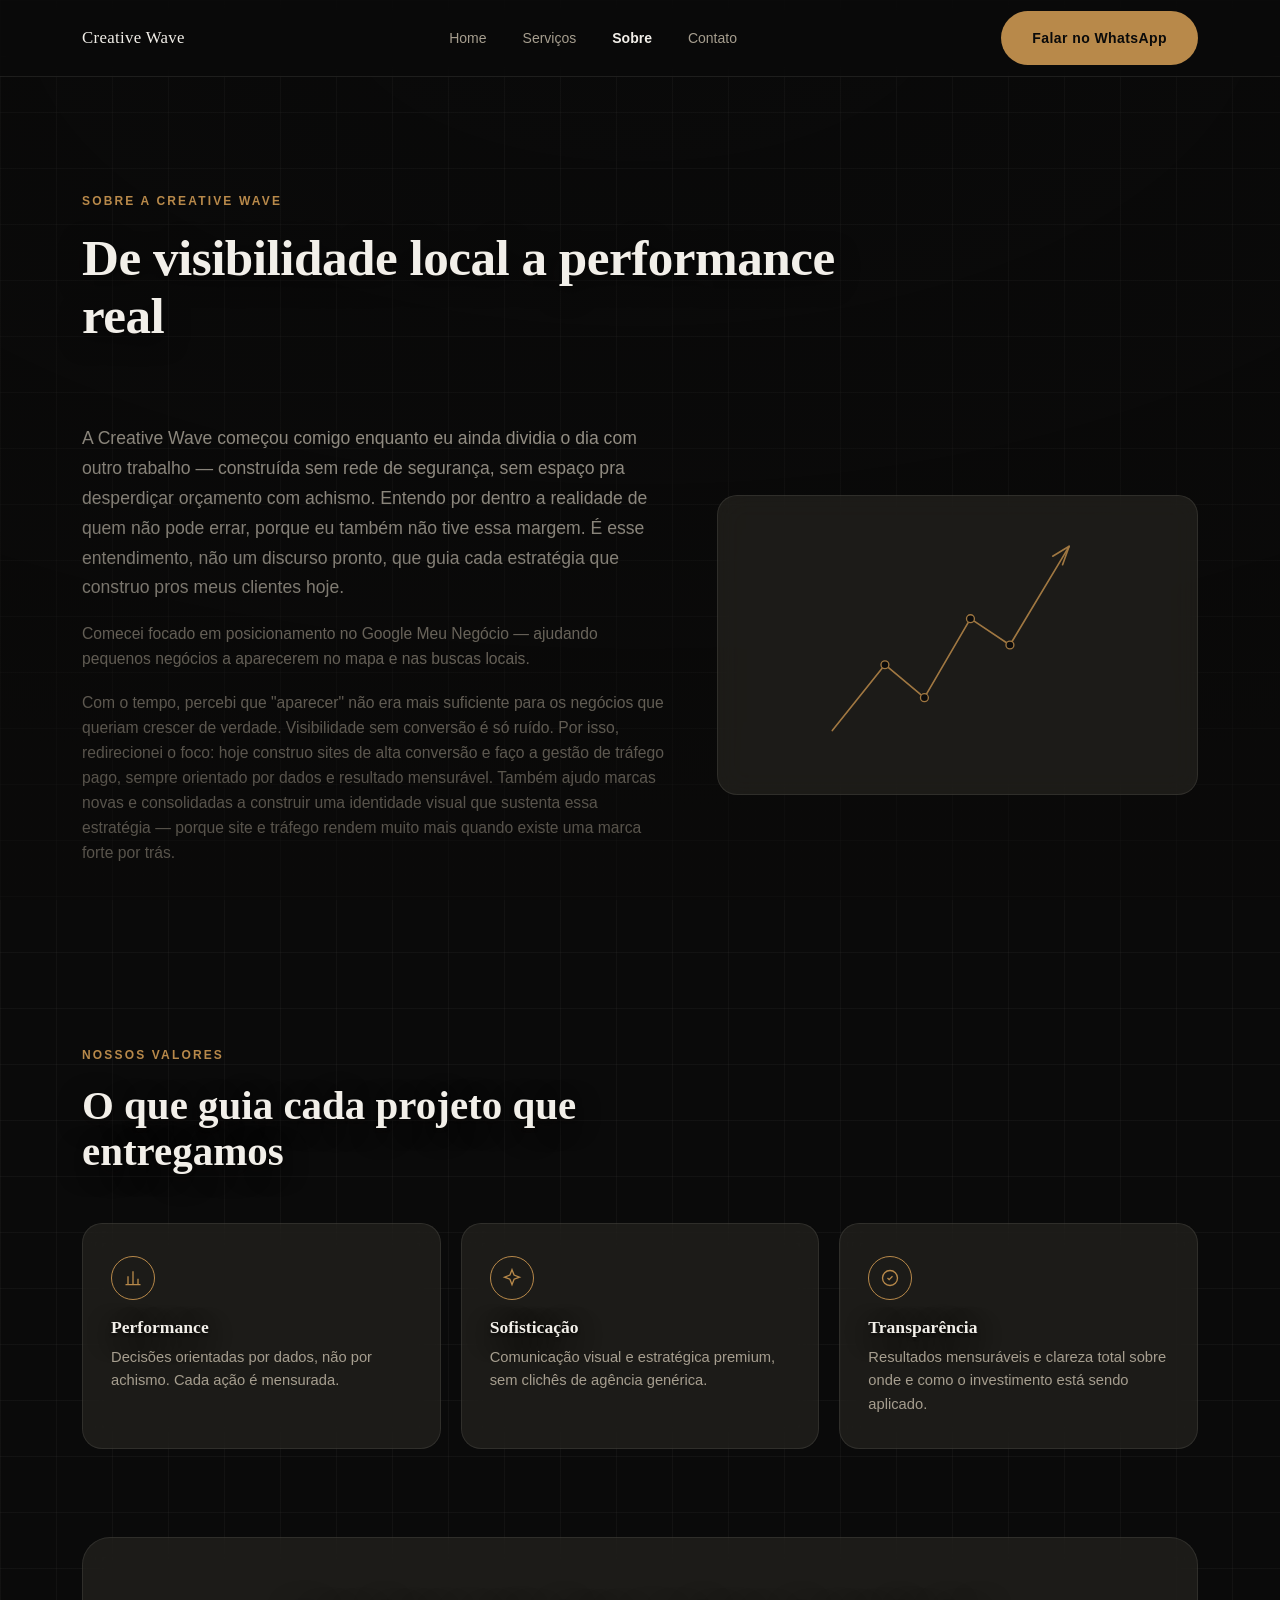
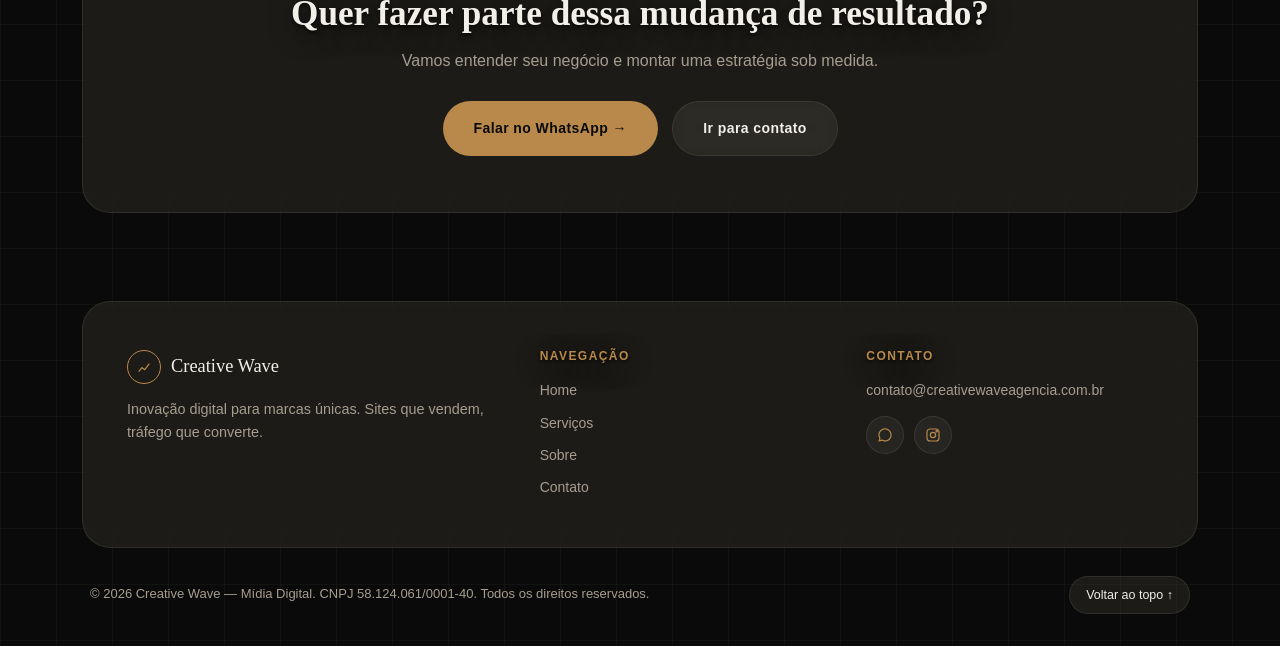
<file: sobre.html>
<!DOCTYPE html>
<html lang="pt-BR">
<head>
<meta charset="UTF-8">
<meta name="viewport" content="width=device-width, initial-scale=1.0">
<meta http-equiv="Content-Security-Policy" content="default-src 'self'; script-src 'self' 'unsafe-inline' https://connect.facebook.net; style-src 'self' 'unsafe-inline' https://fonts.googleapis.com; font-src 'self' https://fonts.gstatic.com; img-src 'self' https://www.facebook.com data:; connect-src 'self' https://www.facebook.com https://connect.facebook.net; object-src 'none'; base-uri 'self'; form-action 'self';">
<meta name="referrer" content="strict-origin-when-cross-origin">
<title>Sobre a Creative Wave — Agência de Marketing Digital em Itajaí/SC</title>
<meta name="description" content="Conheça a história e os valores da Creative Wave, agência de marketing digital de Itajaí/SC.">
<link rel="canonical" href="https://www.creativewaveagencia.com.br/sobre.html">
<meta property="og:type" content="website">
<meta property="og:url" content="https://www.creativewaveagencia.com.br/sobre.html">
<meta property="og:title" content="Sobre a Creative Wave — Agência de Marketing Digital em Itajaí/SC">
<meta property="og:description" content="Conheça a história e os valores da Creative Wave, agência de marketing digital de Itajaí/SC.">
<meta property="og:image" content="https://www.creativewaveagencia.com.br/assets/logo-transparent.png">
<meta property="og:locale" content="pt_BR">
<meta name="twitter:card" content="summary_large_image">
<meta name="twitter:title" content="Sobre a Creative Wave — Agência de Marketing Digital em Itajaí/SC">
<meta name="twitter:description" content="Conheça a história e os valores da Creative Wave, agência de marketing digital de Itajaí/SC.">
<meta name="twitter:image" content="https://www.creativewaveagencia.com.br/assets/logo-transparent.png">
<meta name="theme-color" content="#0A0A0A">
<link rel="icon" href="assets/favicon.png">
<link rel="preconnect" href="https://fonts.googleapis.com">
<link rel="preconnect" href="https://fonts.gstatic.com" crossorigin>
<link href="https://fonts.googleapis.com/css2?family=Playfair+Display:wght@600;700&family=Inter:wght@400;500;600;700&display=swap" rel="stylesheet">
<script type="application/ld+json">
{
  "@context": "https://schema.org",
  "@type": "ProfessionalService",
  "name": "Creative Wave Mídia Digital",
  "image": "https://www.creativewaveagencia.com.br/assets/logo-transparent.png",
  "url": "https://www.creativewaveagencia.com.br/",
  "telephone": "+5547988211597",
  "email": "contato@creativewaveagencia.com.br",
  "address": {
    "@type": "PostalAddress",
    "addressLocality": "Itajaí",
    "addressRegion": "SC",
    "addressCountry": "BR"
  },
  "areaServed": ["Itajaí", "Navegantes", "Balneário Camboriú", "Camboriú"],
  "sameAs": ["https://instagram.com/cw.midiadigital"]
}
</script>
<!-- Meta Pixel Code -->
<script>
!function(f,b,e,v,n,t,s)
{if(f.fbq)return;n=f.fbq=function(){n.callMethod?
n.callMethod.apply(n,arguments):n.queue.push(arguments)};
if(!f._fbq)f._fbq=n;n.push=n;n.loaded=!0;n.version='2.0';
n.queue=[];t=b.createElement(e);t.async=!0;
t.src=v;s=b.getElementsByTagName(e)[0];
s.parentNode.insertBefore(t,s)}(window, document,'script',
'https://connect.facebook.net/en_US/fbevents.js');
fbq('init', '1407680314600232');
fbq('track', 'PageView');
</script>
<noscript><img height="1" width="1" style="display:none"
src="https://www.facebook.com/tr?id=1407680314600232&ev=PageView&noscript=1"
/></noscript>
<!-- End Meta Pixel Code -->
<style>
  :root {
    --charcoal-deep: #0A0A0A;
    --charcoal: #2B2A28;
    --charcoal-light: #37352F;
    --gold: #B8894A;
    --gold-light: #D9B475;
    --offwhite: #F2EFE9;
    --gray-text: #A69E8F;
    --font-display: "Playfair Display", Georgia, serif;
    --font-body: "Inter", -apple-system, sans-serif;
    --glass-bg: rgba(55, 53, 47, .42);
    --glass-border: rgba(242, 239, 233, .09);
  }
  * { box-sizing: border-box; }
  body {
    margin: 0; font-family: var(--font-body); background: var(--charcoal-deep); color: var(--offwhite); line-height: 1.6;
    background-image:
      linear-gradient(rgba(242,239,233,.035) 1px, transparent 1px),
      linear-gradient(90deg, rgba(242,239,233,.035) 1px, transparent 1px);
    background-size: 56px 56px;
  }
  a { color: inherit; text-decoration: none; }
  a:hover { color: var(--gold-light); }
  a:focus-visible, button:focus-visible { outline: 2px solid var(--gold-light); outline-offset: 2px; }
  .wrap { max-width: 1180px; margin: 0 auto; padding: 0 32px; }
  h1, h2, h3 { font-family: var(--font-display); font-weight: 700; color: var(--offwhite); line-height: 1.12; margin: 0; text-shadow: 0 2px 3px rgba(10,9,8,.9), 0 6px 24px rgba(10,9,8,.7); }
  p { color: var(--gray-text); margin: 0; }
  strong { color: var(--offwhite); font-weight: 700; }
  .eyebrow { display: inline-flex; align-items: center; gap: 10px; font-size: 12px; letter-spacing: .18em; text-transform: uppercase; color: var(--gold); font-weight: 600; }
  .btn { display: inline-flex; align-items: center; gap: 10px; padding: 15px 30px; font-size: 14px; font-weight: 600; letter-spacing: .03em; border-radius: 999px; border: 1px solid transparent; cursor: pointer; white-space: nowrap; }
  .btn-primary { background: var(--gold); color: var(--charcoal-deep); }
  .btn-ghost { background: var(--glass-bg); backdrop-filter: blur(10px); -webkit-backdrop-filter: blur(10px); color: var(--offwhite); border-color: var(--glass-border); }
  .glass { background: var(--glass-bg); backdrop-filter: blur(14px); -webkit-backdrop-filter: blur(14px); border: 1px solid var(--glass-border); border-radius: 20px; }
  html { scroll-behavior: smooth; }

  .fireflies { position: absolute; inset: 0; overflow: hidden; pointer-events: none; z-index: 1; }
  .firefly {
    position: absolute;
    width: var(--size, 5px); height: var(--size, 5px);
    border-radius: 50%;
    background: radial-gradient(circle, var(--gold-light) 0%, var(--gold) 45%, transparent 75%);
    box-shadow: 0 0 10px 3px rgba(184,137,74,.55), 0 0 22px 8px rgba(184,137,74,.22);
    opacity: 0;
    animation: firefly-drift var(--dur, 10s) ease-in-out infinite, firefly-flicker calc(var(--dur, 10s) * .4) ease-in-out infinite;
    animation-delay: var(--delay, 0s);
  }
  @keyframes firefly-drift {
    0% { transform: translate(0, 0); }
    25% { transform: translate(calc(var(--dx, 30px) * .4), calc(var(--dy, -40px) * .6)); }
    50% { transform: translate(var(--dx, 30px), var(--dy, -40px)); }
    75% { transform: translate(calc(var(--dx, 30px) * .6), calc(var(--dy, -40px) * .3)); }
    100% { transform: translate(0, 0); }
  }
  @keyframes firefly-flicker {
    0%, 100% { opacity: .15; }
    50% { opacity: .9; }
  }
  @media (prefers-reduced-motion: reduce) {
    .firefly { animation: none; opacity: .5; }
  }

  @media (prefers-reduced-motion: reduce) {
    html { scroll-behavior: auto; }
  }
  @media (max-width: 900px) {
    .grid-3 { grid-template-columns: repeat(2, 1fr) !important; }
  }
  @media (max-width: 640px) {
    .wrap { padding: 0 20px; }
    section, footer { padding: 56px 0 !important; }
    header { padding: 90px 0 48px !important; }
    .grid-2, .grid-3, .footer-grid { grid-template-columns: 1fr !important; }
    .about-visual, .nav-links { display: none !important; }
  }
</style>
</head>
<body>

<div id="top">

  <div style="position: fixed; inset: 0; z-index: 0; pointer-events: none; background: radial-gradient(120% 90% at 50% 0%, rgba(10,9,8,0) 0%, rgba(10,9,8,.5) 100%);"></div>

  <!-- NAV -->
  <nav style="position: sticky; top: 0; z-index: 100; background: rgba(10,10,10,.75); backdrop-filter: blur(14px); -webkit-backdrop-filter: blur(14px); border-bottom: 1px solid var(--glass-border);">
    <div class="wrap" style="display: flex; align-items: center; justify-content: space-between; height: 76px;">
      <a href="index.html" style="display: flex; align-items: center; gap: 12px;">
        <span style="font-family: var(--font-display); font-size: 1.05rem; letter-spacing: .02em; color: var(--offwhite);">Creative Wave</span>
      </a>
      <ul class="nav-links" style="display: flex; align-items: center; gap: 36px; list-style: none; margin: 0; padding: 0;">
        <li><a href="index.html" style="font-size: 14px; color: var(--gray-text); font-weight: 500;">Home</a></li>
        <li><a href="servicos.html" style="font-size: 14px; color: var(--gray-text); font-weight: 500;">Serviços</a></li>
        <li><a href="sobre.html" style="font-size: 14px; color: var(--offwhite); font-weight: 600;">Sobre</a></li>
        <li><a href="contato.html" style="font-size: 14px; color: var(--gray-text); font-weight: 500;">Contato</a></li>
      </ul>
      <a class="btn btn-primary" href="https://wa.me/5547988211597?text=Ol%C3%A1!%20Vim%20pelo%20site%20da%20Creative%20Wave%20e%20quero%20saber%20mais." target="_blank" rel="noopener noreferrer">Falar no WhatsApp</a>
    </div>
  </nav>

  <!-- HERO -->
  <header style="padding: 110px 0 60px; position: relative; overflow: hidden;">
    <div class="fireflies" id="fireflies-hero" aria-hidden="true"></div>
    <div class="wrap">
      <div class="eyebrow" style="margin-bottom: 18px;">Sobre a Creative Wave</div>
      <h1 style="font-size: clamp(2.1rem, 4.2vw, 3.2rem); letter-spacing: -.01em; max-width: 760px;">De visibilidade local a performance real</h1>
    </div>
  </header>

  <main>
  <!-- HISTÓRIA -->
  <section style="padding: 20px 0 88px;">
    <div class="wrap">
      <div class="grid-2" style="display: grid; grid-template-columns: 1.1fr .9fr; gap: 48px; align-items: center;">
        <div style="display: flex; flex-direction: column; gap: 18px;">
          <p style="font-size: 1.1rem; color: #C7C0B2; line-height: 1.7;">A Creative Wave começou comigo enquanto eu ainda dividia o dia com outro trabalho — construída sem rede de segurança, sem espaço pra desperdiçar orçamento com achismo. Entendo por dentro a realidade de quem não pode errar, porque eu também não tive essa margem. É esse entendimento, não um discurso pronto, que guia cada estratégia que construo pros meus clientes hoje.</p>
          <p style="font-size: .98rem;">Comecei focado em posicionamento no Google Meu Negócio — ajudando pequenos negócios a aparecerem no mapa e nas buscas locais.</p>
          <p style="font-size: .98rem;">Com o tempo, percebi que "aparecer" não era mais suficiente para os negócios que queriam crescer de verdade. Visibilidade sem conversão é só ruído. Por isso, redirecionei o foco: hoje construo sites de alta conversão e faço a gestão de tráfego pago, sempre orientado por dados e resultado mensurável. Também ajudo marcas novas e consolidadas a construir uma identidade visual que sustenta essa estratégia — porque site e tráfego rendem muito mais quando existe uma marca forte por trás.</p>
        </div>
        <div class="about-visual glass" style="position: relative; height: 300px; padding: 24px;">
          <svg aria-hidden="true" width="100%" height="100%" viewBox="0 0 420 380" fill="none" xmlns="http://www.w3.org/2000/svg" style="opacity: .85;">
            <path d="M20 320 L100 220 L160 270 L230 150 L290 190 L380 40" stroke="var(--gold)" stroke-width="2.5" stroke-linecap="round" stroke-linejoin="round"></path>
            <path d="M355 55 L380 40 L370 68" stroke="var(--gold)" stroke-width="2.5" stroke-linecap="round" stroke-linejoin="round"></path>
            <circle cx="100" cy="220" r="6" fill="var(--charcoal-deep)" stroke="var(--gold)" stroke-width="2"></circle>
            <circle cx="160" cy="270" r="6" fill="var(--charcoal-deep)" stroke="var(--gold)" stroke-width="2"></circle>
            <circle cx="230" cy="150" r="6" fill="var(--charcoal-deep)" stroke="var(--gold)" stroke-width="2"></circle>
            <circle cx="290" cy="190" r="6" fill="var(--charcoal-deep)" stroke="var(--gold)" stroke-width="2"></circle>
          </svg>
        </div>
      </div>
    </div>
  </section>

  <!-- VALORES -->
  <section style="padding: 88px 0;">
    <div class="wrap">
      <div style="max-width: 640px; margin-bottom: 48px;">
        <div class="eyebrow" style="margin-bottom: 18px;">Nossos valores</div>
        <h2 style="font-size: clamp(1.8rem, 3.2vw, 2.6rem);">O que guia cada projeto que entregamos</h2>
      </div>
      <div class="grid-3" style="display: grid; grid-template-columns: repeat(3, 1fr); gap: 20px;">
        <div class="glass" style="padding: 32px 28px;">
          <div style="width: 44px; height: 44px; border: 1px solid var(--gold); border-radius: 50%; display: flex; align-items: center; justify-content: center; margin-bottom: 18px; color: var(--gold);">
            <svg aria-hidden="true" width="20" height="20" viewBox="0 0 24 24" fill="none" stroke="currentColor" stroke-width="1.6"><path d="M3 20h18M6 20V10M12 20V4M18 20v-7"/></svg>
          </div>
          <h3 style="font-size: 1.1rem; margin-bottom: 8px;">Performance</h3>
          <p style="font-size: .92rem;">Decisões orientadas por dados, não por achismo. Cada ação é mensurada.</p>
        </div>
        <div class="glass" style="padding: 32px 28px;">
          <div style="width: 44px; height: 44px; border: 1px solid var(--gold); border-radius: 50%; display: flex; align-items: center; justify-content: center; margin-bottom: 18px; color: var(--gold);">
            <svg aria-hidden="true" width="20" height="20" viewBox="0 0 24 24" fill="none" stroke="currentColor" stroke-width="1.6"><path d="M12 2l2.5 6.5L21 11l-6.5 2.5L12 20l-2.5-6.5L3 11l6.5-2.5z"/></svg>
          </div>
          <h3 style="font-size: 1.1rem; margin-bottom: 8px;">Sofisticação</h3>
          <p style="font-size: .92rem;">Comunicação visual e estratégica premium, sem clichês de agência genérica.</p>
        </div>
        <div class="glass" style="padding: 32px 28px;">
          <div style="width: 44px; height: 44px; border: 1px solid var(--gold); border-radius: 50%; display: flex; align-items: center; justify-content: center; margin-bottom: 18px; color: var(--gold);">
            <svg aria-hidden="true" width="20" height="20" viewBox="0 0 24 24" fill="none" stroke="currentColor" stroke-width="1.6"><path d="M9 12l2 2 4-4M21 12a9 9 0 11-18 0 9 9 0 0118 0z"/></svg>
          </div>
          <h3 style="font-size: 1.1rem; margin-bottom: 8px;">Transparência</h3>
          <p style="font-size: .92rem;">Resultados mensuráveis e clareza total sobre onde e como o investimento está sendo aplicado.</p>
        </div>
      </div>
    </div>
  </section>

  <!-- CTA -->
  <section style="padding: 0 0 88px; position: relative;">
    <div class="fireflies" id="fireflies-cta" aria-hidden="true"></div>
    <div class="wrap">
      <div class="glass" style="padding: 56px 48px; text-align: center; border-radius: 28px;">
        <h2 style="font-size: clamp(1.6rem, 2.8vw, 2.2rem); margin-bottom: 14px;">Quer fazer parte dessa mudança de resultado?</h2>
        <p style="max-width: 480px; margin: 0 auto 28px;">Vamos entender seu negócio e montar uma estratégia sob medida.</p>
        <div style="display: flex; gap: 14px; flex-wrap: wrap; justify-content: center;">
          <a class="btn btn-primary" href="https://wa.me/5547988211597?text=Ol%C3%A1!%20Vim%20pelo%20site%20da%20Creative%20Wave%20e%20quero%20saber%20mais." target="_blank" rel="noopener noreferrer">Falar no WhatsApp →</a>
          <a class="btn btn-ghost" href="contato.html">Ir para contato</a>
        </div>
      </div>
    </div>
  </section>
  </main>

  <!-- FOOTER -->
  <footer style="padding: 0 0 32px;">
    <div class="wrap">
      <div class="glass" style="padding: 48px 44px; border-radius: 28px; margin-bottom: 28px;">
        <div class="footer-grid" style="display: grid; grid-template-columns: 1.3fr 1fr 1fr; gap: 40px;">
          <div>
            <div style="display: flex; align-items: center; gap: 10px; margin-bottom: 14px;">
              <div style="width: 34px; height: 34px; border: 1px solid var(--gold); border-radius: 50%; display: flex; align-items: center; justify-content: center; flex-shrink: 0;">
                <svg aria-hidden="true" width="16" height="16" viewBox="0 0 24 24" fill="none" stroke="var(--gold)" stroke-width="1.8"><path d="M4 19l5-6 4 3 7-9"></path></svg>
              </div>
              <span style="font-family: var(--font-display); font-size: 1.15rem;">Creative Wave</span>
            </div>
            <p style="font-size: .9rem; max-width: 26rem;">Inovação digital para marcas únicas. Sites que vendem, tráfego que converte.</p>
          </div>
          <div>
            <h3 style="font-family: var(--font-body); font-size: 12px; letter-spacing: .12em; text-transform: uppercase; color: var(--gold); margin-bottom: 16px; font-weight: 600;">Navegação</h3>
            <div style="display: flex; flex-direction: column; gap: 10px;">
              <a href="index.html" style="font-size: 14px; color: var(--gray-text);">Home</a>
              <a href="servicos.html" style="font-size: 14px; color: var(--gray-text);">Serviços</a>
              <a href="sobre.html" style="font-size: 14px; color: var(--gray-text);">Sobre</a>
              <a href="contato.html" style="font-size: 14px; color: var(--gray-text);">Contato</a>
            </div>
          </div>
          <div>
            <h3 style="font-family: var(--font-body); font-size: 12px; letter-spacing: .12em; text-transform: uppercase; color: var(--gold); margin-bottom: 16px; font-weight: 600;">Contato</h3>
            <div style="display: flex; flex-direction: column; gap: 14px;">
              <a href="mailto:contato@creativewaveagencia.com.br" style="font-size: 14px; color: var(--gray-text);">contato@creativewaveagencia.com.br</a>
              <div style="display: flex; gap: 10px;">
                <a href="https://wa.me/5547988211597?text=Ol%C3%A1!%20Vim%20pelo%20site%20da%20Creative%20Wave%20e%20quero%20saber%20mais." target="_blank" rel="noopener noreferrer" aria-label="WhatsApp" style="width: 38px; height: 38px; border-radius: 50%; background: var(--glass-bg); border: 1px solid var(--glass-border); display: flex; align-items: center; justify-content: center;">
                  <svg aria-hidden="true" width="16" height="16" viewBox="0 0 24 24" fill="var(--gold)"><path d="M12.04 2C6.58 2 2.13 6.45 2.13 11.91c0 1.75.46 3.39 1.26 4.81L2 22l5.42-1.42a9.87 9.87 0 004.62 1.18h.01c5.46 0 9.91-4.45 9.91-9.91C21.96 6.45 17.5 2 12.04 2zm0 18.02h-.01a8.1 8.1 0 01-4.14-1.13l-.3-.18-3.08.81.82-3-.2-.31a8.11 8.11 0 01-1.24-4.3c0-4.49 3.66-8.15 8.16-8.15 4.49 0 8.14 3.66 8.14 8.15 0 4.5-3.65 8.11-8.15 8.11z"></path></svg>
                </a>
                <a href="https://instagram.com/cw.midiadigital" target="_blank" rel="noopener noreferrer" aria-label="Instagram" style="width: 38px; height: 38px; border-radius: 50%; background: var(--glass-bg); border: 1px solid var(--glass-border); display: flex; align-items: center; justify-content: center;">
                  <svg aria-hidden="true" width="16" height="16" viewBox="0 0 24 24" fill="none" stroke="var(--gold)" stroke-width="1.8"><rect x="3" y="3" width="18" height="18" rx="5"></rect><circle cx="12" cy="12" r="4"></circle><circle cx="17.5" cy="6.5" r="1" fill="var(--gold)"></circle></svg>
                </a>
              </div>
            </div>
          </div>
        </div>
      </div>
      <div style="display: flex; justify-content: space-between; align-items: center; flex-wrap: wrap; gap: 16px; font-size: 13px; color: var(--gray-text); padding: 0 8px;">
        <span>© 2026 Creative Wave — Mídia Digital. CNPJ 58.124.061/0001-40. Todos os direitos reservados.</span>
        <a href="#top" style="display: inline-flex; align-items: center; gap: 6px; padding: 8px 16px; border-radius: 999px; border: 1px solid var(--glass-border); background: var(--glass-bg); font-size: 12.5px; color: var(--offwhite);">Voltar ao topo ↑</a>
      </div>
    </div>
  </footer>

</div>

<script src="script.js"></script>
<script>
  (function () {
    function spawnFireflies(id, count) {
      var el = document.getElementById(id);
      if (!el) return;
      for (var i = 0; i < count; i += 1) {
        var f = document.createElement("div");
        f.className = "firefly";
        var size = 3 + Math.random() * 5;
        var dur = 7 + Math.random() * 8;
        var delay = Math.random() * -dur;
        var dx = (Math.random() - 0.5) * 90;
        var dy = -(30 + Math.random() * 70);
        f.style.setProperty("--size", size.toFixed(1) + "px");
        f.style.setProperty("--dur", dur.toFixed(1) + "s");
        f.style.setProperty("--delay", delay.toFixed(1) + "s");
        f.style.setProperty("--dx", dx.toFixed(0) + "px");
        f.style.setProperty("--dy", dy.toFixed(0) + "px");
        f.style.left = (Math.random() * 100) + "%";
        f.style.top = (Math.random() * 100) + "%";
        el.appendChild(f);
      }
    }
    spawnFireflies("fireflies-hero", 9);
    spawnFireflies("fireflies-cta", 7);
  })();
</script>
</body>
</html>
</file>
<file: styles.css>
/* ===== Creative Wave — Brand Tokens ===== */
:root {
  --charcoal-deep: #0A0A0A;
  --charcoal: #2B2A28;
  --charcoal-light: #37352F;
  --gold: #B8894A;
  --gold-light: #D9B475;
  --offwhite: #F2EFE9;
  --gray-text: #A69E8F;
  --gray-border: #45423C;
  --success-bg: #E9F3E9;
  --glass-bg: rgba(55, 53, 47, .42);
  --glass-border: rgba(242, 239, 233, .1);

  --font-display: "Playfair Display", Georgia, serif;
  --font-body: "Inter", -apple-system, sans-serif;

  --max-width: 1180px;
  --radius: 2px;

  color-scheme: dark;
}

* { box-sizing: border-box; margin: 0; padding: 0; }

.wave-divider { line-height: 0; margin-top: -1px; }
.wave-divider svg { width: 100%; height: 32px; display: block; }
.wave-divider path { fill: none; stroke: var(--gold); stroke-width: 1.5; opacity: 0.45; }
.wave-divider-flip svg { transform: scaleY(-1); }

.reveal { opacity: 0; transform: translateY(18px); transition: opacity 0.6s ease, transform 0.6s ease; }
.reveal.is-visible { opacity: 1; transform: translateY(0); }
@media (prefers-reduced-motion: reduce) {
  .reveal { opacity: 1; transform: none; }
}

html { scroll-behavior: smooth; }
@media (prefers-reduced-motion: reduce) {
  html { scroll-behavior: auto; }
  * { animation-duration: 0.01ms !important; animation-iteration-count: 1 !important; transition-duration: 0.01ms !important; }
}

body {
  background: var(--charcoal-deep);
  color: var(--offwhite);
  font-family: var(--font-body);
  font-size: 16px;
  line-height: 1.6;
  -webkit-font-smoothing: antialiased;
}

img { max-width: 100%; display: block; }

a { color: inherit; text-decoration: none; }

:focus-visible {
  outline: 2px solid var(--gold-light);
  outline-offset: 3px;
}

.wrap {
  max-width: var(--max-width);
  margin: 0 auto;
  padding: 0 32px;
}

.eyebrow {
  display: inline-flex;
  align-items: center;
  gap: 10px;
  font-family: var(--font-body);
  font-size: 12px;
  letter-spacing: 0.18em;
  text-transform: uppercase;
  color: var(--gold);
  font-weight: 600;
  margin-bottom: 18px;
}
.eyebrow::before {
  content: "";
  width: 22px;
  height: 1px;
  background: var(--gold);
}

h1, h2, h3 {
  font-family: var(--font-display);
  font-weight: 700;
  color: var(--offwhite);
  line-height: 1.12;
}

h1 { font-size: clamp(2.4rem, 5vw, 4.2rem); letter-spacing: -0.01em; }
h2 { font-size: clamp(1.8rem, 3.2vw, 2.6rem); }
h3 { font-size: 1.3rem; }

p { color: var(--gray-text); }
p.lead { font-size: 1.15rem; color: #C7C0B2; line-height: 1.7; }

.gold { color: var(--gold); }

.divider {
  width: 64px;
  height: 1px;
  background: var(--gold);
  border: none;
  margin: 22px 0 26px;
}

/* ===== Buttons ===== */
.btn {
  display: inline-flex;
  align-items: center;
  gap: 10px;
  padding: 15px 30px;
  font-family: var(--font-body);
  font-size: 14px;
  font-weight: 600;
  letter-spacing: 0.03em;
  border-radius: var(--radius);
  border: 1px solid transparent;
  cursor: pointer;
  transition: all 0.2s ease;
  white-space: nowrap;
}
.btn-primary {
  background: var(--gold);
  color: var(--charcoal-deep);
}
.btn-primary:hover { background: var(--gold-light); transform: translateY(-1px); }
.btn-ghost {
  background: transparent;
  color: var(--offwhite);
  border-color: var(--gray-border);
}
.btn-ghost:hover { border-color: var(--gold); color: var(--gold-light); }
.btn-arrow { transition: transform 0.2s ease; }
.btn:hover .btn-arrow { transform: translateX(3px); }

/* ===== Nav ===== */
.nav {
  position: sticky;
  top: 0;
  z-index: 100;
  background: rgba(43, 42, 40, 0.92);
  backdrop-filter: blur(8px);
  border-bottom: 1px solid var(--gray-border);
}
.nav .wrap {
  display: flex;
  align-items: center;
  justify-content: space-between;
  height: 76px;
}
.nav-logo { display: flex; align-items: center; gap: 12px; }
.nav-logo img { height: 34px; width: auto; }
.nav-logo span {
  font-family: var(--font-display);
  font-size: 1.05rem;
  letter-spacing: 0.02em;
  color: var(--offwhite);
}
.nav-links {
  display: flex;
  align-items: center;
  gap: 36px;
  list-style: none;
}
.nav-links a {
  font-size: 14px;
  color: var(--gray-text);
  font-weight: 500;
  transition: color 0.2s ease;
  position: relative;
}
.nav-links a:hover, .nav-links a.active { color: var(--offwhite); }
.nav-links a.active::after {
  content: "";
  position: absolute;
  bottom: -26px;
  left: 0;
  right: 0;
  height: 2px;
  background: var(--gold);
}
.nav-cta { display: flex; align-items: center; gap: 24px; }
.nav-toggle { display: none; background: none; border: none; color: var(--offwhite); font-size: 24px; cursor: pointer; }

@media (max-width: 860px) {
  .nav-links { display: none; }
  .nav-toggle { display: block; }
  .nav-cta .btn { display: none; }
}

/* ===== Hero ===== */
.hero {
  position: relative;
  padding: 100px 0 80px;
  overflow: hidden;
}
.hero .wrap {
  display: grid;
  grid-template-columns: 1.1fr 0.9fr;
  gap: 40px;
  align-items: center;
}
.hero h1 { margin-bottom: 22px; }
.hero p.lead { max-width: 460px; margin-bottom: 34px; }
.hero-ctas { display: flex; gap: 16px; flex-wrap: wrap; }

.hero-graphic { position: relative; height: 380px; }
.growth-line {
  width: 100%;
  height: 100%;
}
.growth-line path {
  fill: none;
  stroke: var(--gold);
  stroke-width: 2.5;
  stroke-linecap: round;
  stroke-linejoin: round;
  stroke-dasharray: 600;
  stroke-dashoffset: 600;
  animation: draw 2.2s ease forwards 0.3s;
}
.growth-line circle {
  fill: var(--charcoal);
  stroke: var(--gold);
  stroke-width: 2;
  opacity: 0;
  animation: fadein 0.5s ease forwards;
}
.growth-line circle:nth-of-type(2) { animation-delay: 1s; }
.growth-line circle:nth-of-type(3) { animation-delay: 1.4s; }
.growth-line circle:nth-of-type(4) { animation-delay: 1.8s; }
.growth-line circle:nth-of-type(5) { animation-delay: 2.1s; }
@keyframes draw { to { stroke-dashoffset: 0; } }
@keyframes fadein { to { opacity: 1; } }

@media (max-width: 860px) {
  .hero .wrap { grid-template-columns: 1fr; }
  .hero-graphic { height: 220px; order: -1; }
}

/* ===== Sections ===== */
section { padding: 90px 0; }
.section-head { max-width: 640px; margin-bottom: 56px; }
.section-alt { background: var(--charcoal-deep); }

/* ===== Cards ===== */
.grid-2 { display: grid; grid-template-columns: 1fr 1fr; gap: 28px; }
.grid-3 { display: grid; grid-template-columns: repeat(3, 1fr); gap: 28px; }
.grid-4 { display: grid; grid-template-columns: repeat(4, 1fr); gap: 24px; }
@media (max-width: 860px) {
  .grid-2, .grid-3, .grid-4 { grid-template-columns: 1fr; }
}

.card {
  background: var(--charcoal-light);
  border: 1px solid var(--gray-border);
  border-radius: var(--radius);
  padding: 36px 32px;
  transition: border-color 0.2s ease, transform 0.2s ease;
}
.card:hover { border-color: var(--gold); transform: translateY(-3px); }
.card .icon {
  width: 48px; height: 48px;
  border: 1px solid var(--gold);
  border-radius: 50%;
  display: flex; align-items: center; justify-content: center;
  margin-bottom: 22px;
  color: var(--gold);
}
.card h3 { margin-bottom: 12px; }
.card p { font-size: 0.95rem; }
.compare-list { list-style: none; padding: 0; margin: 20px 0 0; }
.compare-list li {
  position: relative;
  padding-left: 30px;
  margin-bottom: 16px;
  font-size: 0.95rem;
  color: var(--gray-text);
  line-height: 1.5;
}
.compare-list li:last-child { margin-bottom: 0; }
.compare-list li::before {
  position: absolute; left: 0; top: 0;
  font-weight: 700;
}
.compare-list-neg li::before { content: "✕"; color: var(--gray-text); }
.compare-list-pos li::before { content: "✓"; color: var(--gold); }
.compare-list-pos li { color: var(--offwhite); }
.card a.card-link {
  display: inline-flex; align-items: center; gap: 8px;
  margin-top: 20px; font-size: 13px; font-weight: 600;
  color: var(--gold-light); letter-spacing: 0.02em;
}

/* stat cards */
.stat-card { text-align: left; }
.stat-card .stat-number {
  font-family: var(--font-display);
  font-size: 2.6rem;
  color: var(--gold);
  line-height: 1;
  margin-bottom: 10px;
}

/* numbered steps */
.step {
  display: flex;
  gap: 22px;
  padding: 30px 0;
  border-bottom: 1px solid var(--gray-border);
}
.step:last-child { border-bottom: none; }
.step .step-num {
  font-family: var(--font-display);
  font-size: 1.6rem;
  color: var(--gold);
  min-width: 50px;
}
.step h3 { margin-bottom: 8px; }
.step p { font-size: 0.95rem; max-width: 560px; }

/* value cards (sobre page) */
.value-card { text-align: center; }
.value-card .icon { margin: 0 auto 22px; }

/* CTA banner */
.cta-banner {
  background: linear-gradient(135deg, var(--charcoal-deep), var(--charcoal-light));
  border: 1px solid var(--gray-border);
  border-radius: 4px;
  padding: 64px 48px;
  text-align: center;
}
.cta-banner h2 { margin-bottom: 16px; }
.cta-banner p { max-width: 480px; margin: 0 auto 32px; }
.cta-banner .hero-ctas { justify-content: center; }

/* ===== Footer ===== */
footer {
  border-top: 1px solid var(--gray-border);
  padding: 56px 0 32px;
}
.footer-top {
  display: flex;
  justify-content: space-between;
  gap: 40px;
  margin-bottom: 40px;
  flex-wrap: wrap;
}
.footer-brand { display: flex; align-items: center; gap: 12px; }
.footer-brand img { height: 30px; width: auto; }
.footer-brand span { font-family: var(--font-display); font-size: 1rem; }
.footer-links { display: flex; gap: 48px; flex-wrap: wrap; }
.footer-col h3 {
  font-family: var(--font-body);
  font-size: 12px; letter-spacing: 0.12em; text-transform: uppercase;
  color: var(--gold); margin-bottom: 16px; font-weight: 600;
}
.footer-col a, .footer-col p {
  display: block; font-size: 14px; color: var(--gray-text);
  margin-bottom: 10px;
}
.footer-col a:hover { color: var(--offwhite); }
.footer-bottom {
  padding-top: 24px; border-top: 1px solid var(--gray-border);
  font-size: 13px; color: var(--gray-text);
  display: flex; justify-content: space-between; flex-wrap: wrap; gap: 12px;
}

/* ===== Page header (inner pages) ===== */
.page-header { padding: 70px 0 40px; }
.page-header .divider { margin-top: 10px; }

/* ===== Contact page ===== */
.contact-grid {
  display: grid;
  grid-template-columns: 1.1fr 0.9fr;
  gap: 56px;
}
@media (max-width: 860px) { .contact-grid { grid-template-columns: 1fr; } }

.field { margin-bottom: 22px; }
.field label {
  display: block; font-size: 13px; font-weight: 600;
  letter-spacing: 0.03em; color: var(--gray-text); margin-bottom: 8px;
}
.field input, .field select, .field textarea {
  width: 100%;
  background: var(--charcoal-light);
  border: 1px solid var(--gray-border);
  color: var(--offwhite);
  padding: 13px 14px;
  font-family: var(--font-body);
  font-size: 14px;
  border-radius: var(--radius);
  transition: border-color 0.2s ease;
}
.field input:focus, .field select:focus, .field textarea:focus {
  border-color: var(--gold);
  outline: none;
}
.field textarea { resize: vertical; min-height: 110px; }
.field input[aria-invalid="true"],
.field select[aria-invalid="true"],
.field textarea[aria-invalid="true"] {
  border-color: #D98F8F;
}
.field-error {
  font-size: 12px;
  color: #D98F8F;
  margin-top: 6px;
  min-height: 14px;
}

.contact-info-card {
  background: var(--charcoal-light);
  border: 1px solid var(--gray-border);
  padding: 36px;
  height: fit-content;
}
.contact-info-card .info-row {
  display: flex; gap: 16px; margin-bottom: 26px;
  padding-bottom: 26px; border-bottom: 1px solid var(--gray-border);
}
.contact-info-card .info-row:last-child { border-bottom: none; margin-bottom: 0; padding-bottom: 0; }
.contact-info-card .info-row .icon { width: 40px; height: 40px; flex-shrink: 0; }
.contact-info-card .info-row h4 { font-size: 14px; color: var(--offwhite); margin-bottom: 4px; }
.contact-info-card .info-row p, .contact-info-card .info-row a { font-size: 14px; margin: 0; }

.form-note {
  font-size: 12px; color: var(--gray-text); margin-top: 10px;
}

/* ===== Floating WhatsApp Button ===== */
.wa-float {
  position: fixed;
  bottom: 24px;
  right: 24px;
  z-index: 200;
  display: flex;
  align-items: center;
  gap: 10px;
  background: var(--gold);
  color: var(--charcoal-deep);
  padding: 14px 20px;
  border-radius: 50px;
  box-shadow: 0 6px 24px rgba(0,0,0,0.35);
  font-size: 14px;
  font-weight: 700;
  transition: transform 0.2s ease, background 0.2s ease;
}
.wa-float:hover { background: var(--gold-light); transform: translateY(-2px); }
.wa-float svg { flex-shrink: 0; }
.wa-float .wa-dot {
  position: absolute;
  top: -3px; right: -3px;
  width: 12px; height: 12px;
  background: #6FBF73;
  border: 2px solid var(--charcoal);
  border-radius: 50%;
  animation: pulse-dot 1.8s ease infinite;
}
@keyframes pulse-dot {
  0%, 100% { transform: scale(1); opacity: 1; }
  50% { transform: scale(1.25); opacity: 0.7; }
}
@media (max-width: 600px) {
  .wa-float span { display: none; }
  .wa-float { padding: 15px; }
}

/* ===== Trust bar ===== */
.trust-bar {
  display: flex;
  flex-wrap: wrap;
  gap: 12px;
  margin: 0 0 28px;
}
.trust-item {
  display: flex;
  align-items: center;
  gap: 8px;
  font-size: 13px;
  font-weight: 500;
  color: var(--gold-light);
  background: rgba(184, 137, 74, 0.08);
  border: 1px solid rgba(184, 137, 74, 0.3);
  border-radius: var(--radius);
  padding: 8px 14px;
}
.trust-item svg { flex-shrink: 0; color: var(--gold); }

/* ===== Testimonials ===== */
.placeholder-flag {
  display: inline-flex;
  align-items: center;
  gap: 8px;
  font-size: 11px;
  letter-spacing: 0.06em;
  text-transform: uppercase;
  color: var(--gold-light);
  background: rgba(184, 137, 74, 0.12);
  border: 1px solid rgba(184, 137, 74, 0.35);
  padding: 6px 12px;
  border-radius: 30px;
  margin-bottom: 20px;
}
.testimonial-card { display: flex; flex-direction: column; }
.testimonial-stars { color: var(--gold); font-size: 14px; margin-bottom: 16px; letter-spacing: 2px; }
.testimonial-quote { color: #C7C0B2; font-size: 0.95rem; font-style: italic; flex-grow: 1; margin-bottom: 22px; }
.testimonial-author { display: flex; align-items: center; gap: 12px; padding-top: 18px; border-top: 1px solid var(--gray-border); }
.testimonial-avatar {
  width: 38px; height: 38px; border-radius: 50%;
  background: var(--charcoal-deep); border: 1px solid var(--gold);
  display: flex; align-items: center; justify-content: center;
  font-family: var(--font-display); font-size: 14px; color: var(--gold);
}
.testimonial-author h3 { font-family: var(--font-body); font-size: 13.5px; color: var(--offwhite); margin-bottom: 2px; }
.testimonial-author p { font-size: 12px; margin: 0; }

/* ===== FAQ ===== */
.faq-item {
  border-bottom: 1px solid var(--gray-border);
}
.faq-item summary {
  cursor: pointer;
  padding: 24px 0;
  font-family: var(--font-body);
  font-weight: 600;
  font-size: 1rem;
  color: var(--offwhite);
  display: flex;
  justify-content: space-between;
  align-items: center;
  list-style: none;
}
.faq-item summary::-webkit-details-marker { display: none; }
.faq-item summary::after {
  content: "+";
  font-family: var(--font-display);
  font-size: 1.4rem;
  color: var(--gold);
  transition: transform 0.25s ease;
  flex-shrink: 0;
  margin-left: 20px;
}
.faq-item[open] summary::after { transform: rotate(45deg); }
.faq-item p { padding-bottom: 24px; max-width: 680px; font-size: 0.95rem; }

/* ===== Scarcity strip ===== */
.scarcity-strip {
  display: flex;
  align-items: center;
  gap: 12px;
  background: rgba(184, 137, 74, 0.08);
  border: 1px solid rgba(184, 137, 74, 0.3);
  padding: 16px 22px;
  border-radius: var(--radius);
  font-size: 13.5px;
  color: var(--gold-light);
  margin-top: 28px;
}
.scarcity-strip svg { flex-shrink: 0; color: var(--gold); }

/* ===== Link-in-bio page (links.html) ===== */
.links-page {
  min-height: 100vh;
  display: flex;
  align-items: center;
  justify-content: center;
  padding: 48px 20px;
}
.links-wrap {
  width: 100%;
  max-width: 420px;
  text-align: center;
}
.links-avatar {
  border-radius: 50%;
  border: 2px solid var(--gold);
  object-fit: cover;
  margin: 0 auto 20px;
  display: block;
}
.links-name {
  font-family: var(--font-display);
  font-weight: 700;
  font-size: 1.8rem;
  color: var(--offwhite);
  margin-bottom: 8px;
}
.links-tagline {
  color: var(--gray-text);
  font-size: 0.95rem;
  margin-bottom: 36px;
}
.links-list {
  display: flex;
  flex-direction: column;
  gap: 14px;
}
.links-btn {
  display: flex;
  align-items: center;
  justify-content: center;
  gap: 12px;
  padding: 16px 20px;
  background: var(--glass-bg);
  backdrop-filter: blur(14px);
  -webkit-backdrop-filter: blur(14px);
  border: 1px solid var(--glass-border);
  border-radius: 999px;
  color: var(--offwhite);
  font-size: 15px;
  font-weight: 600;
  transition: border-color 0.2s ease, transform 0.2s ease, background 0.2s ease;
}
.links-btn svg { color: var(--gold); flex-shrink: 0; }
.links-btn:hover { border-color: var(--gold); background: var(--charcoal-light); transform: translateY(-2px); }
.links-btn:focus-visible { outline: 2px solid var(--gold-light); outline-offset: 3px; }
.links-footer {
  margin-top: 40px;
  font-size: 12px;
  color: var(--gray-text);
}
</file>
